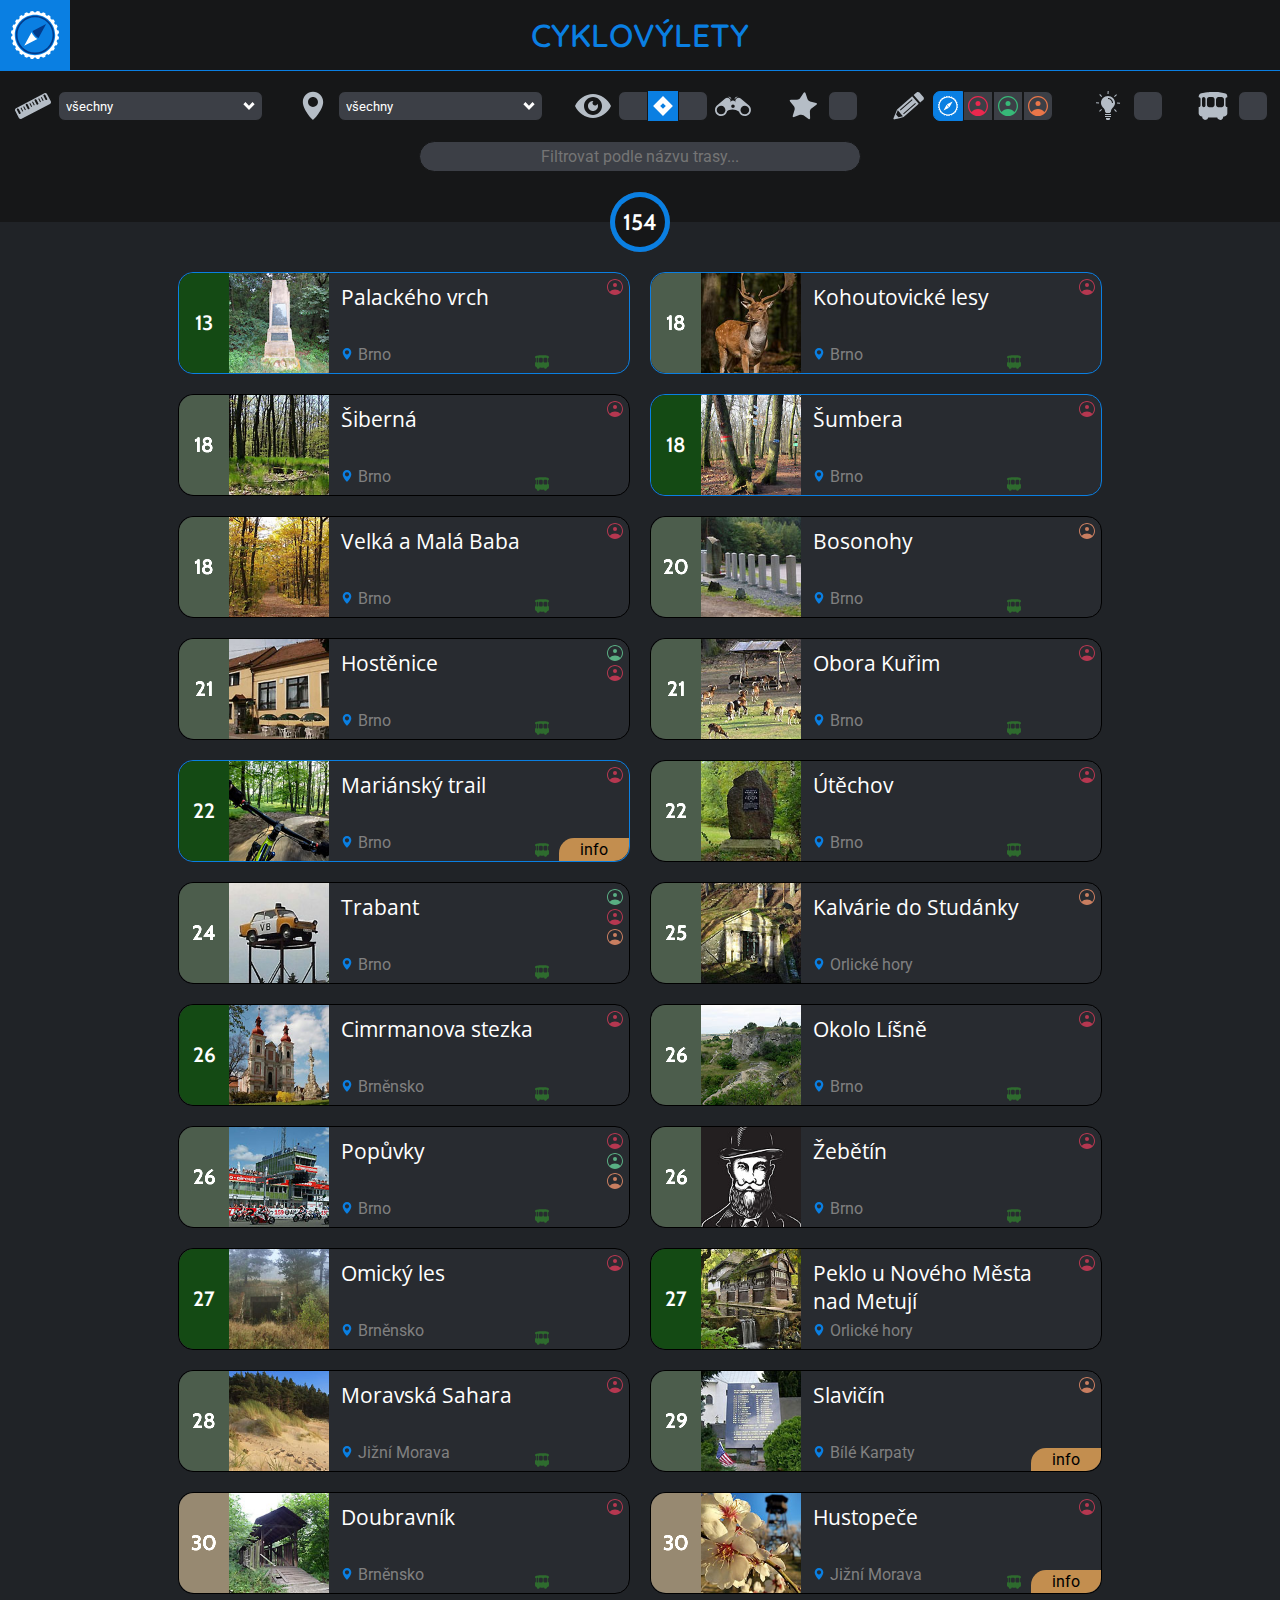
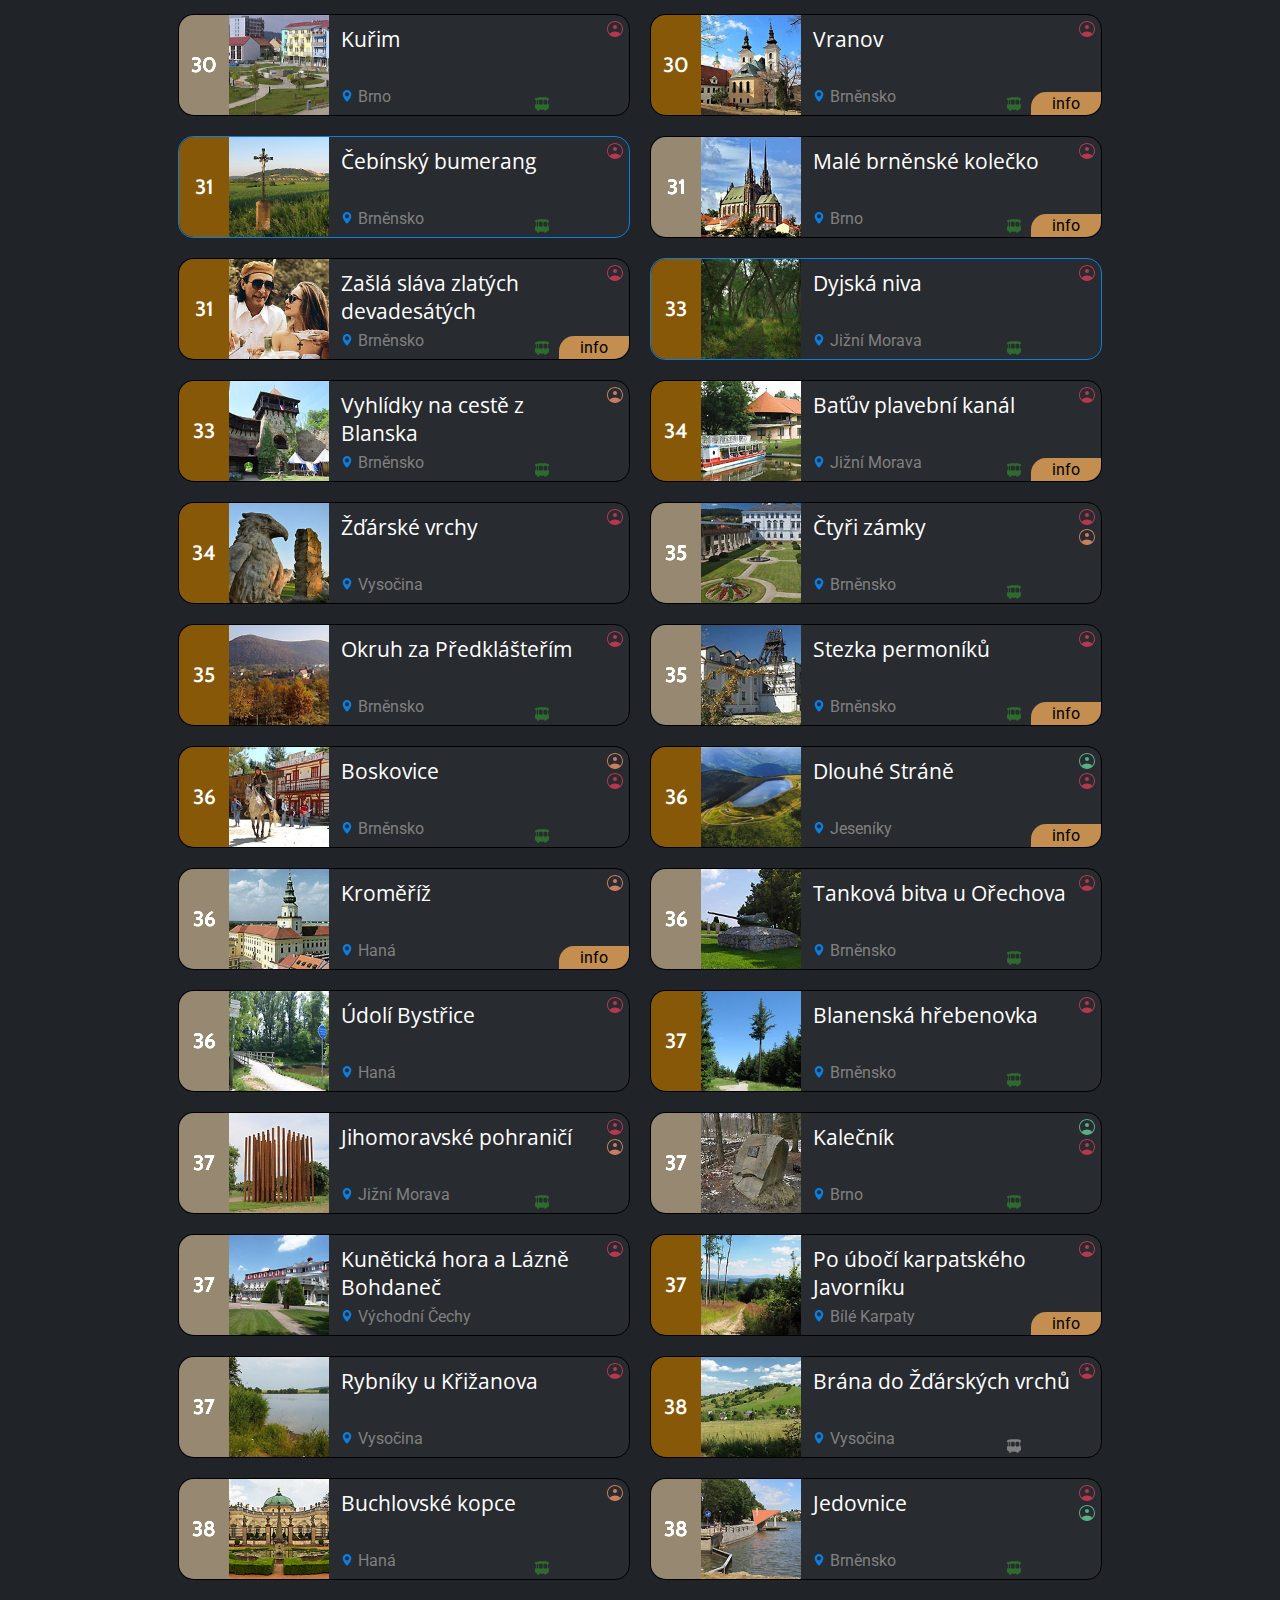
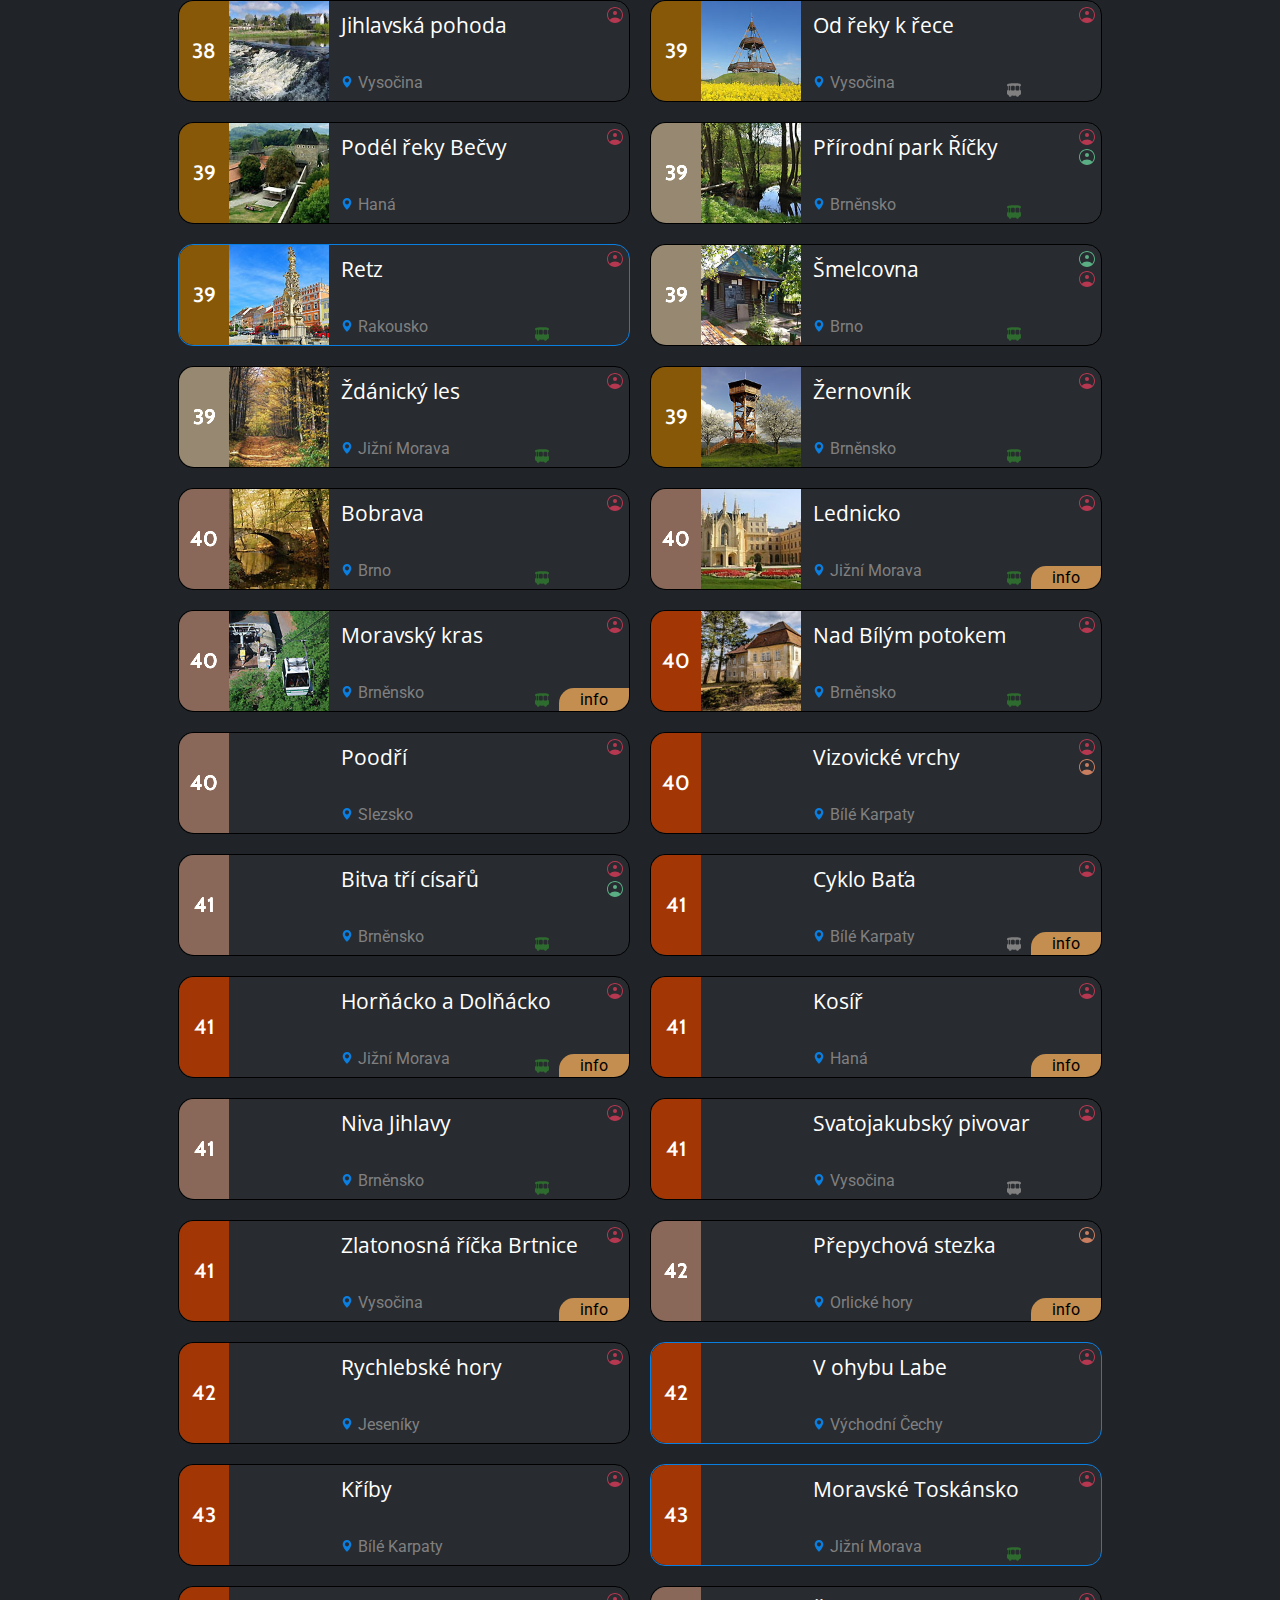
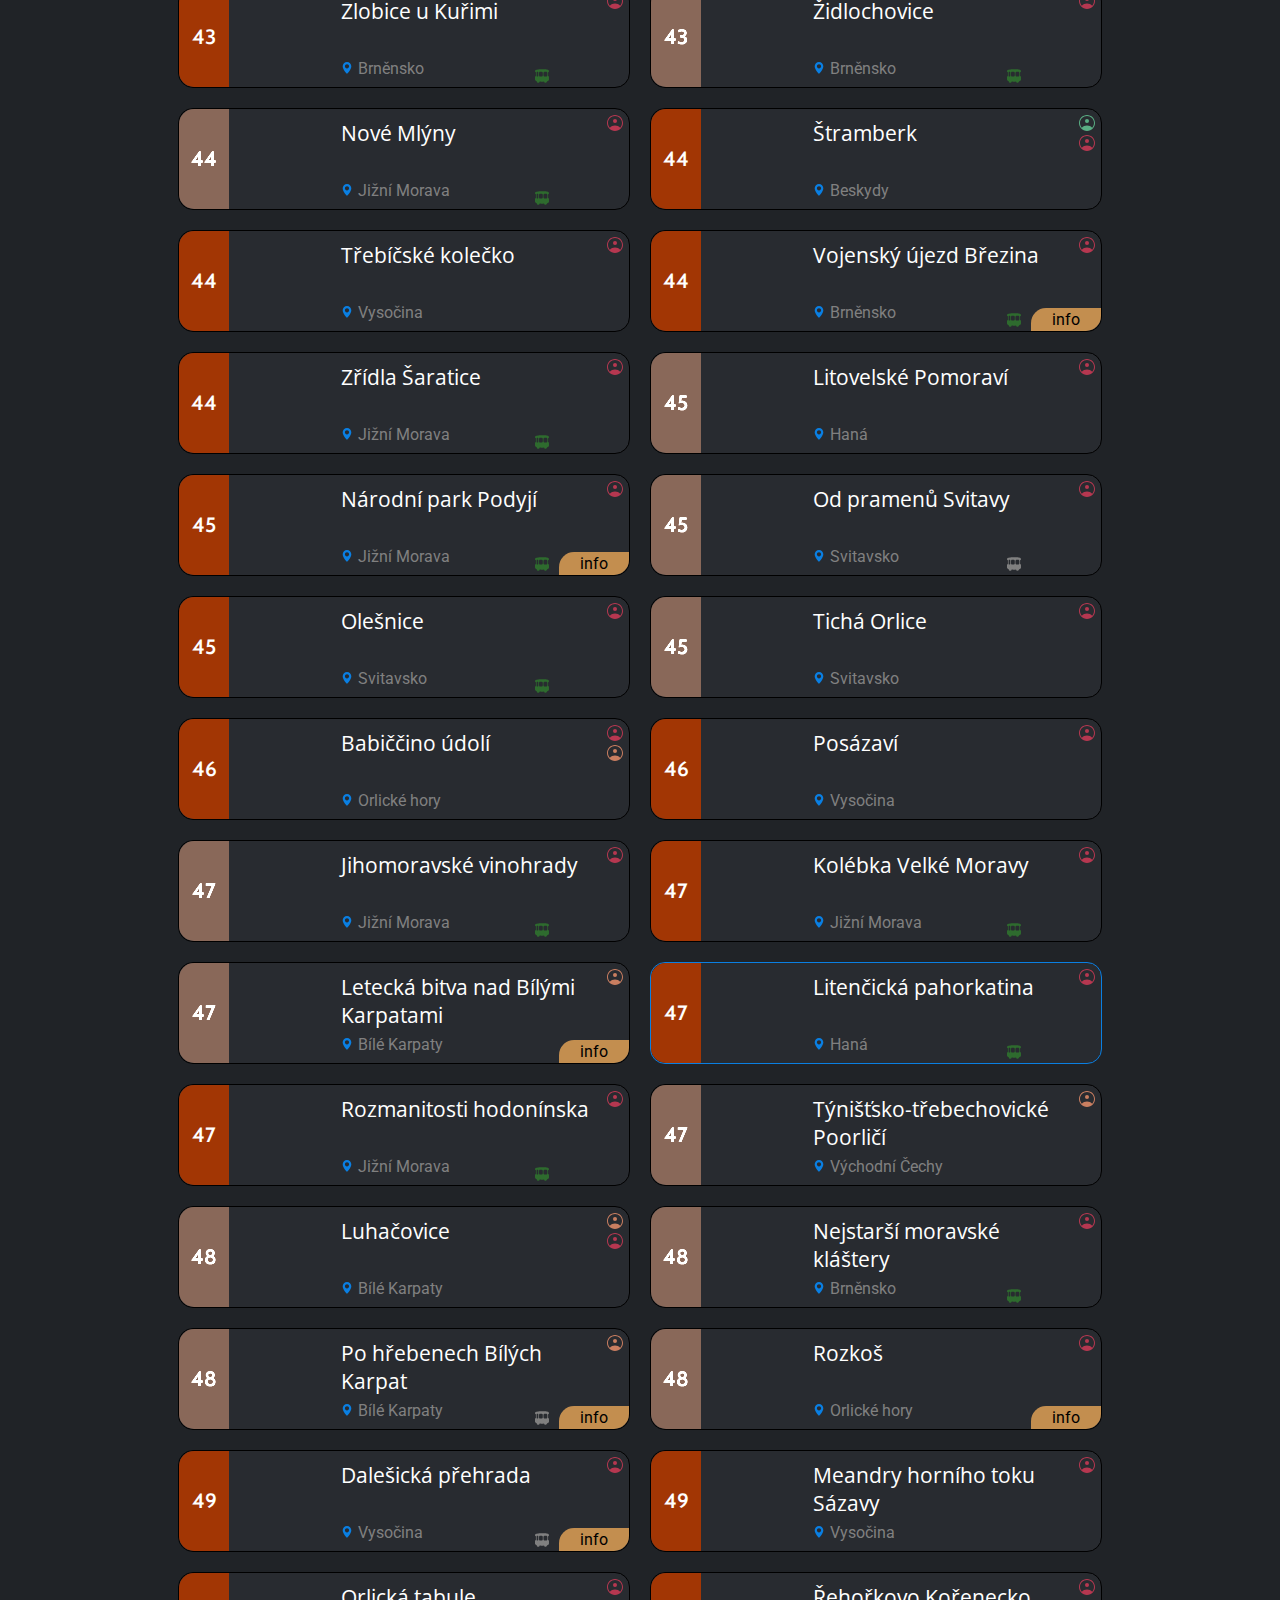
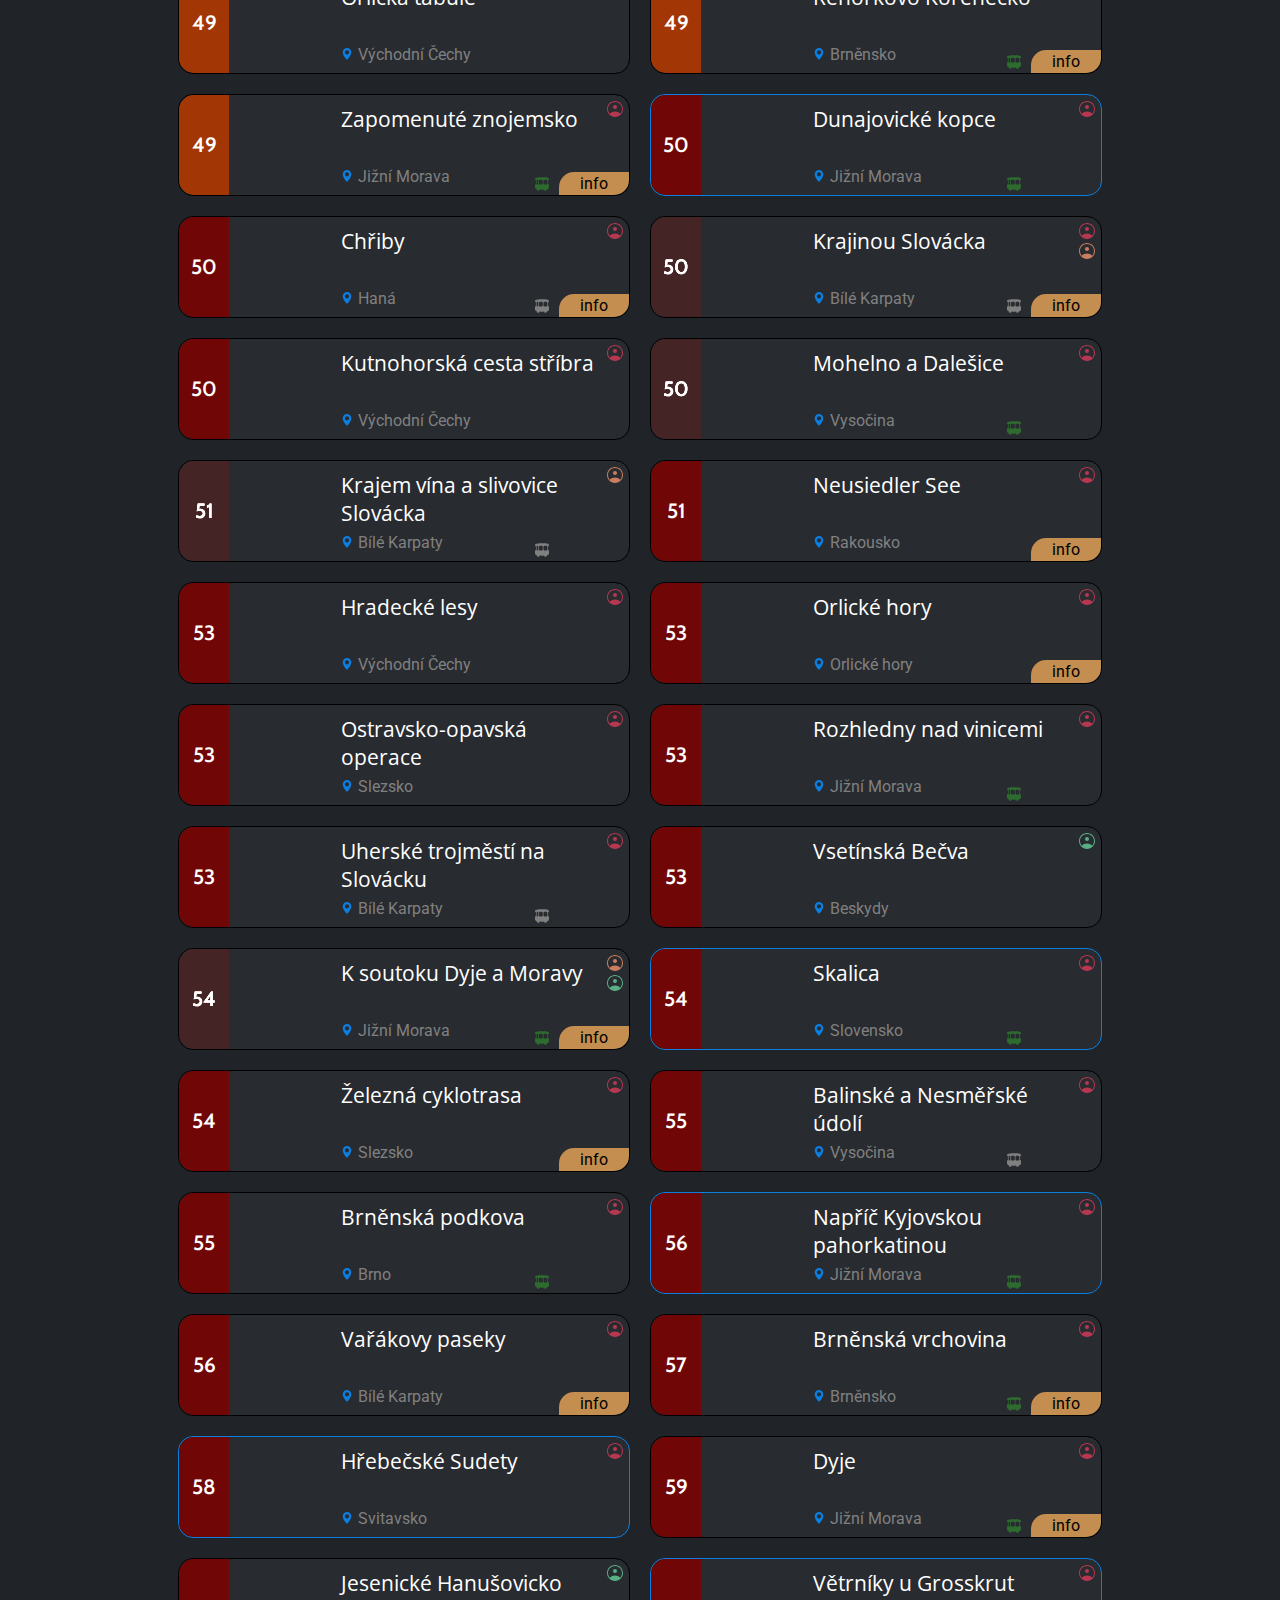
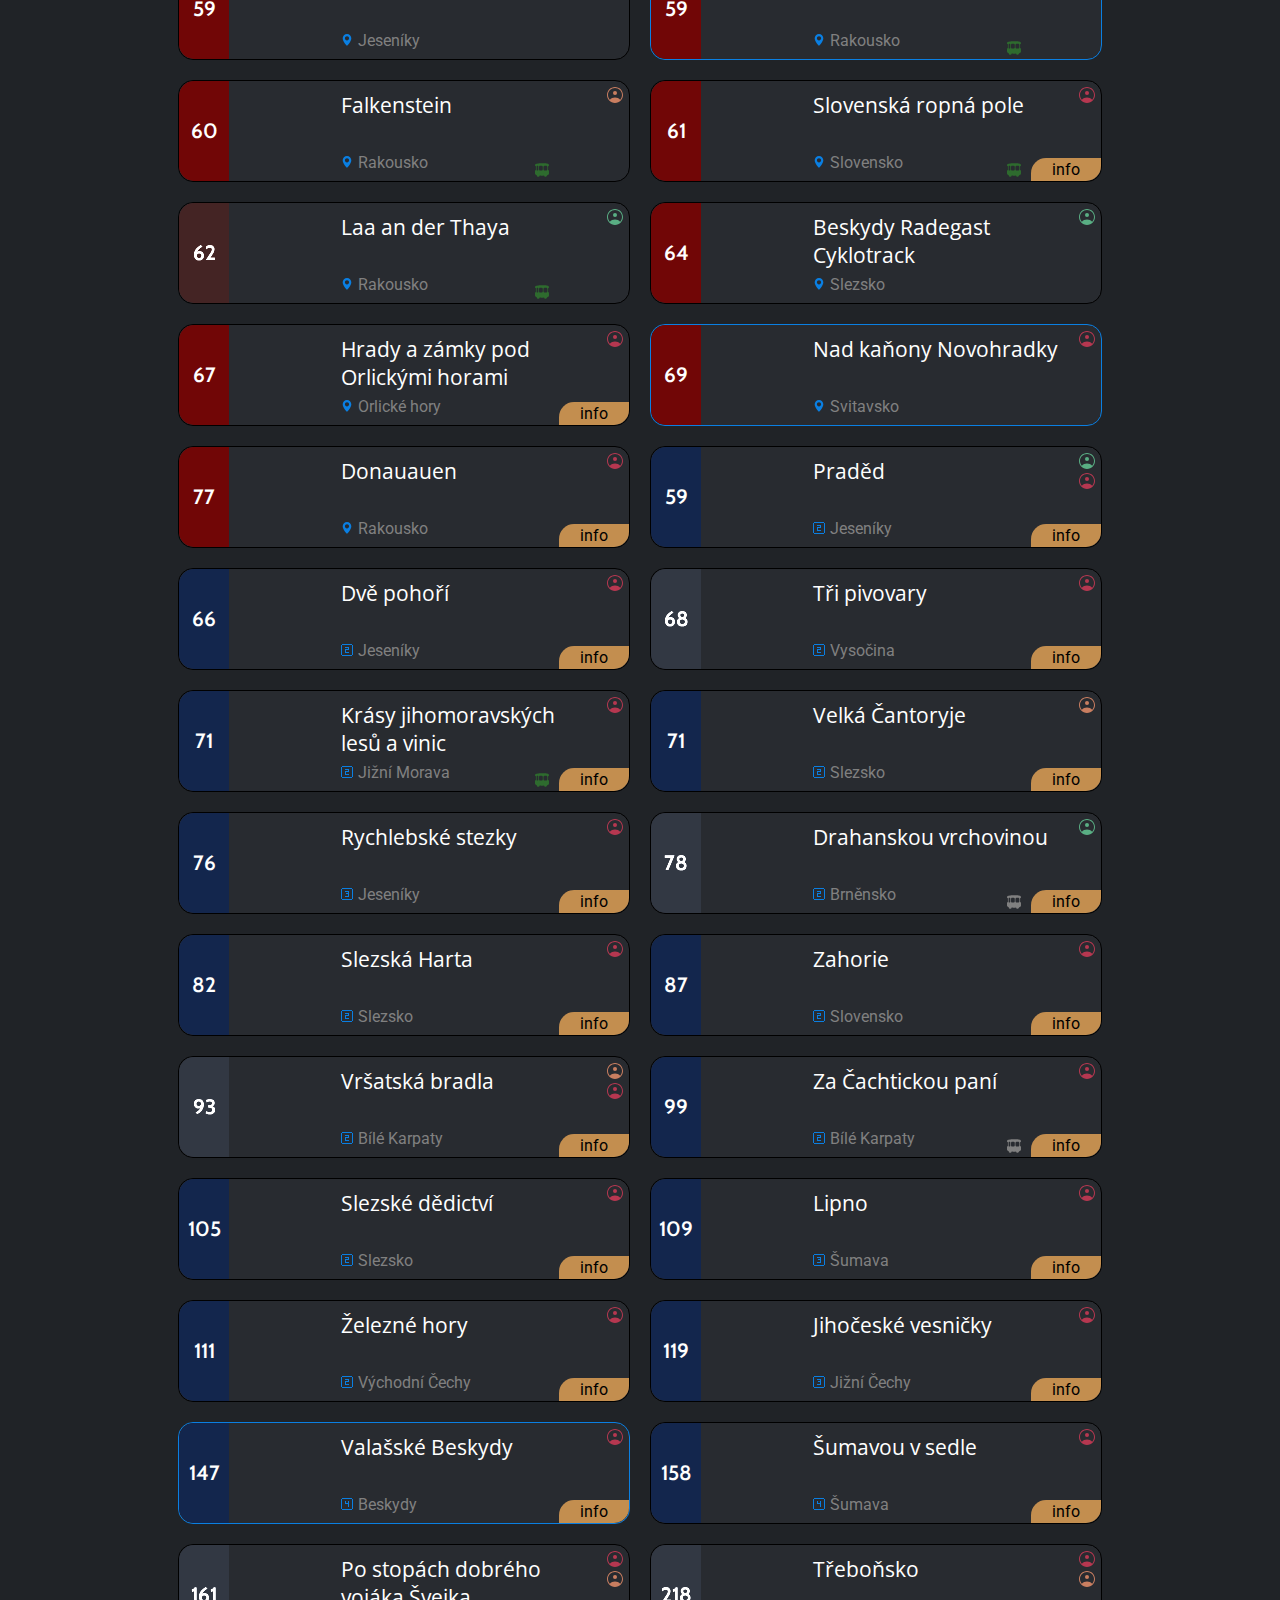
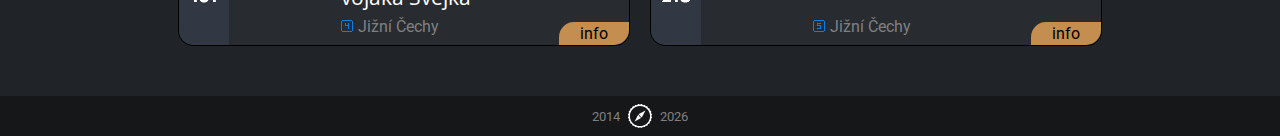
<file: cyklo.html>
<!DOCTYPE html>
<html lang="cs">

<head>
    <meta charset="utf-8">
    <meta name="viewport" content="width=device-width, initial-scale=1.0">

    <title>Cyklovýlety - Cyklotreky</title>

    <link rel="icon" href="data/favicon.png">

    <link rel="stylesheet" href="https://fonts.googleapis.com/css2?family=Open+Sans:wght@400;600&display=swap">
    <link rel="stylesheet" href="https://fonts.googleapis.com/css2?family=Cabin:wght@600&text=1234567890&display=swap">
    <link rel="stylesheet" href="https://fonts.googleapis.com/css2?family=Quicksand:wght@600;700&display=swap">
    <link rel="stylesheet" href="https://fonts.googleapis.com/css2?family=Roboto&display=swap">
    <link rel="stylesheet" href="data/styles.css">
</head>

<body>

    <!-- SUB Úvodní ovládací divy nahoře na stránce -->
    <div id="titulka">
        <div id="logotop"><a href="index.html"><img src="img/logo-small.svg" alt="logo"></a></div>
        <div id="nazevStranky"><h1 onclick="backToTop()">CYKLOVÝLETY</h1></div>
    </div>

    <!-- SUB Container divy pro filtry tras -->
    <div id="filtry">
        <div class="filtrNabidka">
            <img class="filtrySVG" src="img/filtry-delka.svg" alt="Délka tras" title="Délka tras">
            <select name="delkaTras" id="podleDelky" class="nabidkaContainer" onchange="filterByDistance(this.value)">
                <!-- zde jsou javascriptem dynamicky naplněny jednotlivé hodnoty -->
            </select>
        </div>
        <div class="filtrNabidka">
            <img class="filtrySVG" src="img/filtry-region.svg" alt="Region" title="Region">
            <select name="lokalitaTras" id="podleRegionu" class="nabidkaContainer" onchange="filterByRegion(this.value)">
                <!-- zde jsou javascriptem dynamicky naplněny jednotlivé hodnoty -->
            </select>
        </div>
        <div class="filtrRadioToggle">
            <img class="filtrySVG" src="img/filtry-zname.svg" alt="Již známé trasy" title="Již známé trasy">
            <label for="onlyKnown" class="radioContainer"><input type="radio" id="onlyKnown" name="toggleKnown" value="onlyKnown" onclick="filterByKnown(this.value)"><span class="radiocheck rLeft firstRadio"></span></label>
            <label for="onlyUnknownKnown" class="radioContainer"><input type="radio" id="onlyUnknownKnown" name="toggleKnown" value="onlyUnknownKnown" onclick="filterByKnown(this.value)"><span class="radiocheck"></span></label>
            <label for="onlyUnknown" class="radioContainer"><input type="radio" id="onlyUnknown" name="toggleKnown" value="onlyUnknown" onclick="filterByKnown(this.value)"><span class="radiocheck rRight lastRadio"></span></label>
            <img class="filtrySVG" src="img/filtry-neabsolvovane.svg" alt="Dosud neabsolvované" title="Dosud neabsolvované trasy">
        </div>
        <div class="filtrZatrzitko">
            <img class="filtrySVG" src="img/filtry-nove.svg" alt="Jen nové" title="Jen nově přidané trasy">
            <label for="onlyNew" class="zatrzitkoContainer"><input type="checkbox" id="onlyNew" onclick="filterByNew()"><span class="zatrzitko"></span></label>
        </div>
        <div class="filtrRadioToggle">
            <img class="filtrySVG" src="img/filtry-autori.svg" alt="Autoři tras" title="Autor a nebo spoluautor tras">
            <label for="onlyAuthorAny" class="radioContainer" title="kdokoliv"><input type="radio" id="onlyAuthorAny" name="toggleAuthors" value="onlyAuthorAny" onclick="filterByAuthors(this.value)"><span class="authors radiocheck firstRadio">
                <svg id="onlyAuthorAnysvg" version="1.1" xmlns="http://www.w3.org/2000/svg" xmlns:xlink="http://www.w3.org/1999/xlink" x="0px" y="0px" width="28px" height="28px" viewBox="0 0 28 28" enable-background="new 0 0 28 28" xml:space="preserve">
                    <g>
                        <g>
                            <g>
                                <path d="M23.391,14.003c0-0.37,0.264-0.677,0.609-0.747c-0.031-0.38-0.075-0.753-0.148-1.117c-0.352,0.02-0.68-0.209-0.781-0.566
                                    c-0.094-0.358,0.078-0.723,0.398-0.881c-0.125-0.359-0.264-0.705-0.43-1.043c-0.336,0.116-0.719-0.02-0.906-0.342
                                    c-0.182-0.322-0.11-0.718,0.156-0.953c-0.211-0.312-0.442-0.609-0.685-0.893c-0.296,0.194-0.698,0.162-0.958-0.098
                                    c-0.264-0.264-0.295-0.664-0.1-0.961c-0.289-0.245-0.578-0.475-0.891-0.689c-0.234,0.268-0.637,0.342-0.961,0.156
                                    c-0.314-0.186-0.45-0.566-0.336-0.906c-0.338-0.162-0.686-0.305-1.043-0.432c-0.159,0.322-0.525,0.495-0.887,0.4
                                    c-0.353-0.098-0.586-0.43-0.561-0.786C15.501,4.076,15.127,4.027,14.746,4C14.68,4.346,14.368,4.608,14,4.608
                                    S13.323,4.346,13.254,4c-0.38,0.027-0.754,0.075-1.119,0.145c0.022,0.357-0.209,0.688-0.565,0.784
                                    c-0.359,0.096-0.723-0.078-0.882-0.397c-0.356,0.125-0.704,0.266-1.041,0.43C9.761,5.3,9.625,5.683,9.306,5.867
                                    c-0.321,0.185-0.72,0.111-0.954-0.154C8.041,5.925,7.743,6.152,7.458,6.399c0.195,0.297,0.162,0.699-0.099,0.959
                                    c-0.261,0.261-0.663,0.294-0.96,0.1C6.155,7.742,5.925,8.037,5.712,8.35c0.264,0.234,0.339,0.635,0.156,0.955
                                    C5.683,9.625,5.3,9.76,4.961,9.646c-0.163,0.335-0.304,0.686-0.43,1.041c0.319,0.158,0.493,0.524,0.398,0.882
                                    c-0.094,0.355-0.428,0.587-0.785,0.563C4.076,12.5,4.028,12.871,4,13.252c0.348,0.071,0.609,0.38,0.609,0.746
                                    c0,0.369-0.261,0.676-0.609,0.752c0.027,0.375,0.075,0.748,0.145,1.113c0.357-0.02,0.691,0.211,0.785,0.566
                                    c0.094,0.357-0.079,0.723-0.398,0.879c0.126,0.357,0.267,0.703,0.43,1.043c0.338-0.111,0.722,0.021,0.906,0.344
                                    c0.185,0.318,0.109,0.719-0.156,0.955c0.212,0.311,0.441,0.607,0.688,0.891c0.296-0.195,0.699-0.166,0.958,0.098
                                    C7.617,20.9,7.651,21.303,7.457,21.6c0.286,0.24,0.583,0.475,0.895,0.688c0.234-0.271,0.631-0.34,0.952-0.154
                                    c0.319,0.184,0.455,0.566,0.341,0.904c0.335,0.164,0.686,0.307,1.041,0.43c0.158-0.318,0.524-0.494,0.881-0.396
                                    c0.358,0.096,0.587,0.43,0.562,0.781c0.369,0.072,0.742,0.117,1.122,0.146c0.07-0.344,0.379-0.609,0.746-0.609
                                    c0.371,0.002,0.678,0.266,0.75,0.611c0.376-0.031,0.746-0.076,1.121-0.148c-0.024-0.352,0.205-0.684,0.562-0.781
                                    c0.353-0.098,0.722,0.078,0.884,0.396c0.354-0.123,0.703-0.264,1.037-0.43c-0.113-0.338,0.021-0.719,0.344-0.904
                                    c0.32-0.184,0.718-0.111,0.955,0.156c0.311-0.215,0.607-0.443,0.891-0.686c-0.194-0.297-0.164-0.701,0.099-0.959
                                    c0.263-0.262,0.662-0.295,0.96-0.1c0.246-0.287,0.48-0.582,0.688-0.893c-0.27-0.234-0.34-0.635-0.155-0.957
                                    c0.185-0.318,0.573-0.451,0.901-0.34c0.168-0.336,0.311-0.686,0.43-1.041c-0.313-0.162-0.484-0.525-0.391-0.885
                                    c0.095-0.354,0.428-0.586,0.781-0.566c0.07-0.361,0.117-0.736,0.146-1.111C23.654,14.676,23.391,14.371,23.391,14.003z
                                    M14,22.422c-4.651,0-8.42-3.77-8.42-8.422c0-4.651,3.769-8.42,8.42-8.42s8.422,3.769,8.422,8.42
                                    C22.422,18.652,18.651,22.422,14,22.422z"/>
                            </g>
                            <g>
                                <g>
                                    <path d="M13.021,12.292c0.437,1.246,1.319,2.284,2.456,2.931l3.146-5.848L13.021,12.292z"/>
                                    <path d="M12.559,12.822L9.5,18.5l5.479-2.852C13.905,14.986,13.051,13.998,12.559,12.822z"/>
                                </g>
                            </g>
                        </g>
                    </g>
                </svg>
            </span></label>
            <label for="onlyAuthorK" class="radioContainer" title="autor K"><input type="radio" id="onlyAuthorK" name="toggleAuthors" value="onlyAuthorK" onclick="filterByAuthors(this.value)"><span class="authors radiocheck">
                <svg id="onlyAuthorKsvg" version="1.1" xmlns="http://www.w3.org/2000/svg" xmlns:xlink="http://www.w3.org/1999/xlink" x="0px" y="0px" width="28px"
                height="28px" viewBox="0 0 28 28" enable-background="new 0 0 28 28" xml:space="preserve">
                    <g>
                        <g>
                            <path d="M14,4C8.475,4,4,8.475,4,14c0,2.675,1.051,5.1,2.763,6.898C8.588,22.812,11.149,24,14,24s5.412-1.188,7.239-3.102
                                C22.949,19.1,24,16.675,24,14C24,8.475,19.525,4,14,4z M20.425,19.924c-1.576-1.748-3.863-2.837-6.425-2.837
                                s-4.851,1.089-6.425,2.837C6.126,18.361,5.25,16.301,5.25,14c0-4.837,3.913-8.75,8.75-8.75c4.839,0,8.75,3.913,8.75,8.75
                                C22.75,16.301,21.874,18.361,20.425,19.924z"/>
                            <circle cx="14" cy="11.5" r="2.5"/>
                        </g>
                    </g>
                </svg>
            </span></label>
            <label for="onlyAuthorV" class="radioContainer" title="autor V"><input type="radio" id="onlyAuthorV" name="toggleAuthors" value="onlyAuthorV" onclick="filterByAuthors(this.value)"><span class="authors radiocheck">
                <svg id="onlyAuthorVsvg" version="1.1" xmlns="http://www.w3.org/2000/svg" xmlns:xlink="http://www.w3.org/1999/xlink" x="0px" y="0px" width="28px"
                height="28px" viewBox="0 0 28 28" enable-background="new 0 0 28 28" xml:space="preserve">
                    <g>
                        <g>
                            <path d="M14,4C8.475,4,4,8.475,4,14c0,2.675,1.051,5.1,2.763,6.898C8.588,22.812,11.149,24,14,24s5.412-1.188,7.239-3.102
                                C22.949,19.1,24,16.675,24,14C24,8.475,19.525,4,14,4z M20.425,19.924c-1.576-1.748-3.863-2.837-6.425-2.837
                                s-4.851,1.089-6.425,2.837C6.126,18.361,5.25,16.301,5.25,14c0-4.837,3.913-8.75,8.75-8.75c4.839,0,8.75,3.913,8.75,8.75
                                C22.75,16.301,21.874,18.361,20.425,19.924z"/>
                            <circle cx="14" cy="11.5" r="2.5"/>
                        </g>
                    </g>
                </svg>
            </span></label>
            <label for="onlyAuthorD" class="radioContainer" title="autor D"><input type="radio" id="onlyAuthorD" name="toggleAuthors" value="onlyAuthorD" onclick="filterByAuthors(this.value)"><span class="authors radiocheck lastRadio">
                <svg id="onlyAuthorDsvg" version="1.1" xmlns="http://www.w3.org/2000/svg" xmlns:xlink="http://www.w3.org/1999/xlink" x="0px" y="0px" width="28px"
                height="28px" viewBox="0 0 28 28" enable-background="new 0 0 28 28" xml:space="preserve">
                    <g>
                        <g>
                            <path d="M14,4C8.475,4,4,8.475,4,14c0,2.675,1.051,5.1,2.763,6.898C8.588,22.812,11.149,24,14,24s5.412-1.188,7.239-3.102
                                C22.949,19.1,24,16.675,24,14C24,8.475,19.525,4,14,4z M20.425,19.924c-1.576-1.748-3.863-2.837-6.425-2.837
                                s-4.851,1.089-6.425,2.837C6.126,18.361,5.25,16.301,5.25,14c0-4.837,3.913-8.75,8.75-8.75c4.839,0,8.75,3.913,8.75,8.75
                                C22.75,16.301,21.874,18.361,20.425,19.924z"/>
                            <circle cx="14" cy="11.5" r="2.5"/>
                        </g>
                    </g>
                </svg>
            </span></label>
        </div>
        <div class="filtrZatrzitko">
            <img class="filtrySVG" src="img/filtry-original.svg" alt="Jen originální autor" title="Pouze jako originální autor tras (ne jako spoluautor)">
            <label for="originalAuthor" class="zatrzitkoContainer"><input type="checkbox" id="originalAuthor" onclick="filterByOriginalAuthor()"><span class="zatrzitko"></span></label>
        </div>
        <div class="filtrZatrzitko">
            <img class="filtrySVG" src="img/filtry-idsjmk.svg" alt="Jen v rámci IDS JMK" title="Jen trasy se startem i cílem v rámci IDS JMK">
            <label for="onlyIDSJMK" class="zatrzitkoContainer"><input type="checkbox" id="onlyIDSJMK" onclick="filterByIDSJMK()"><span class="zatrzitko"></span></label>
        </div>
        <div class="filtrText"><input type="text" id="hledatNazev" onkeyup="filterByName()" onclick="resetTextu()" placeholder="Filtrovat podle názvu trasy..."></div>
        <div id="pocitadloWrapper">
            <div id="pocitadloKruhPozadi"></div>
            <canvas id="pocitadloKruh" width="60px" height="60px"></canvas>
            <div id="pocitadloTras" onclick="resetFilters()">x</div>
        </div>
    </div>

    <!-- SUB Hlavní div s obsahem stránky, kde budou zobrazeny jednotlivé trasy -->
    <div id="seznamTras">Načítám trasy...</div>

    <!-- SUB Div pro patičku stránky -->
    <div id="patkaStranky"></div>


    <!-- SUB JavaScript -->
    <script>var detekceMobilu = window.matchMedia("(pointer: coarse)");</script>
    <!-- Data pro trasy (buď cyklo nebo pěší) -->
    <script>var slozka = "cyklo";</script>

    <script>backToTop = () => window.scroll(0, 0);</script>
    <script src="data/patka.js"></script>
    <script src="data/hodnoty.js"></script>
    <script src="data/trasy.js"></script>
    <script src="data/filtry.js"></script>

</body>

</html>
</file>
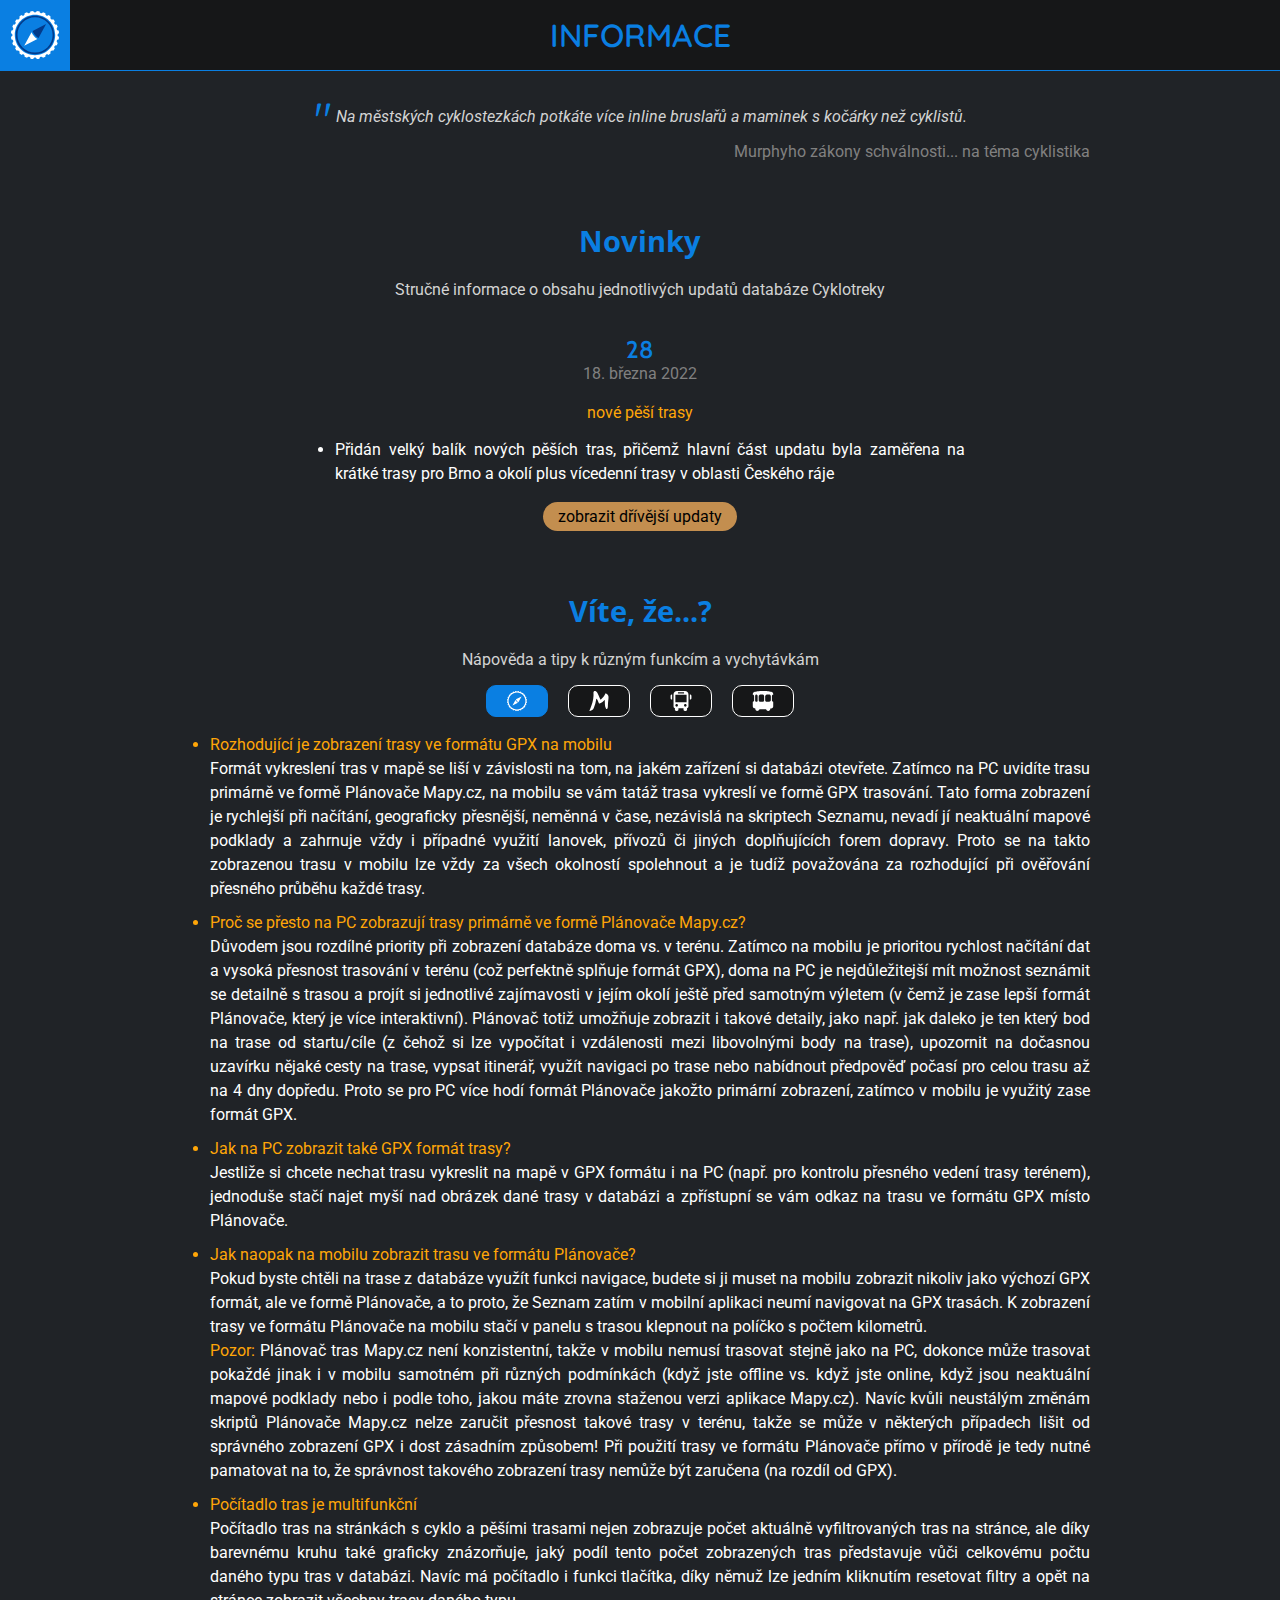
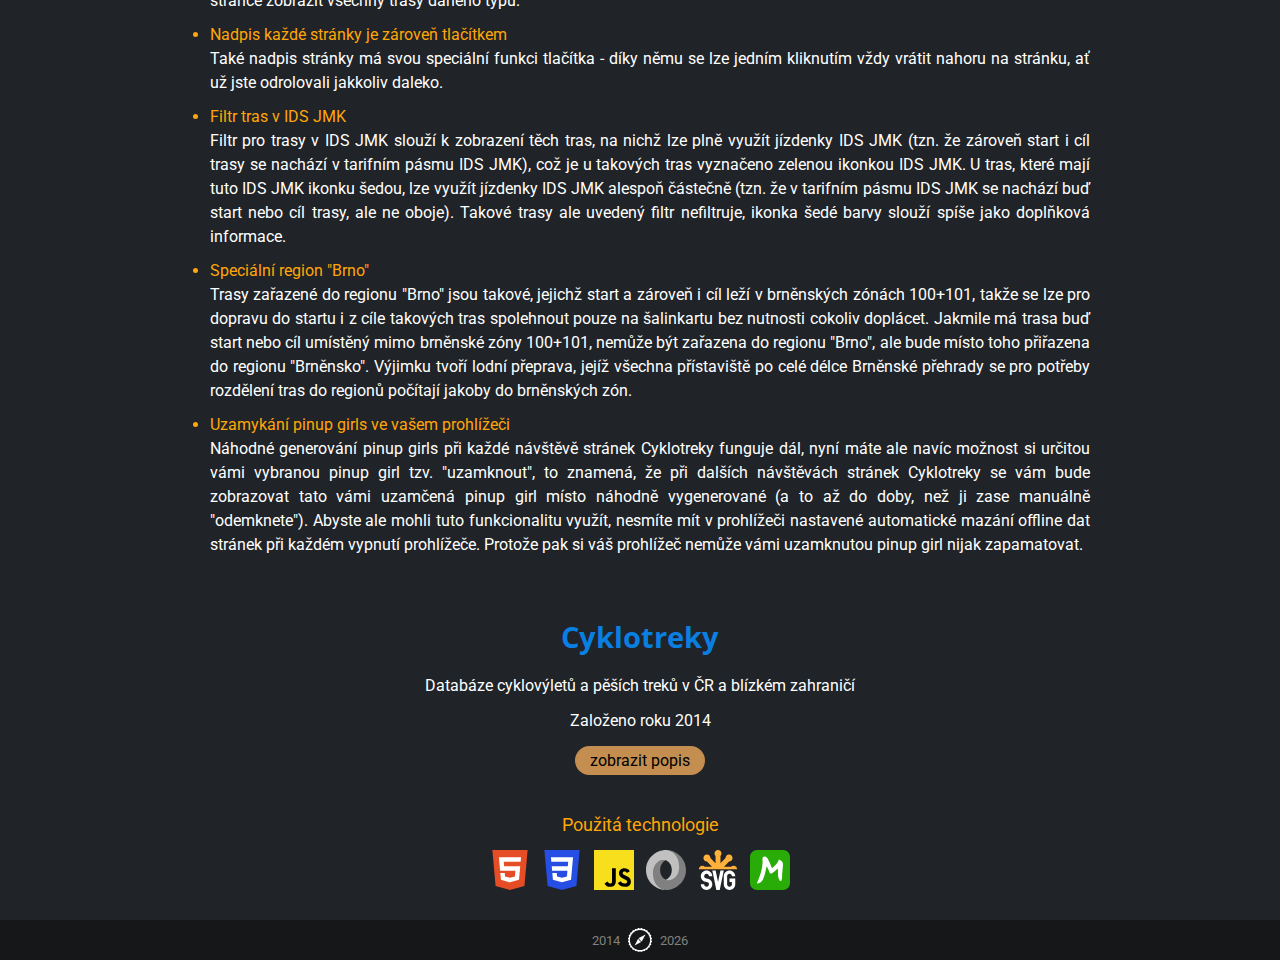
<file: informace.html>
<!DOCTYPE html>
<html lang="cs">

<head>
    <meta charset="utf-8">
    <meta name="viewport" content="width=device-width, initial-scale=1.0">

    <title>Informace - Cyklotreky</title>

    <link rel="icon" href="data/favicon.png">

    <link rel="stylesheet" href="https://fonts.googleapis.com/css2?family=Open+Sans:wght@400;600&display=swap">
    <link rel="stylesheet" href="https://fonts.googleapis.com/css2?family=Cabin:wght@600&text=1234567890&display=swap">
    <link rel="stylesheet" href="https://fonts.googleapis.com/css2?family=Quicksand:wght@600;700&display=swap">
    <link rel="stylesheet" href="https://fonts.googleapis.com/css2?family=Roboto&display=swap">
    <link rel="stylesheet" href="data/styles.css">
</head>

<body>

    <!-- SUB Úvodní ovládací divy nahoře na stránce -->
    <div id="titulka">
        <div id="logotop"><a href="index.html"><img src="img/logo-small.svg" alt="logo"></a></div>
        <div id="nazevStranky"><h1 onclick="backToTop()">INFORMACE</h1></div>
    </div>

    <!-- CHAPTER Hlavní div s obsahem stránky -->
    <div id="obsahStrankyInfo">

        <!-- SUB Murphyho zákony -->
        <div id="murphyLaw">
            <p id="murphyLawQuote"></p>
            <p id="murphyLawNote">Murphyho zákony schválnosti... na téma cyklistika</p>
        </div>

        <!-- SUB Stručný changelog jednotlivých verzí -->
        <h2>Novinky</h2>
        <p class="podtitul">Stručné informace o obsahu jednotlivých updatů databáze Cyklotreky</p>
        <div id="changelogWrapper"><p id="loadingChangelog">Načítám data...</p></div>

        <!-- SUB Nápověda pro používání Cyklotreků a aplikace Mapy.cz -->
        <!-- Při přidání dalšího tlačítka stačí jen vytvořit SVG obrázek, přidat html tag zde do stránky a příslušný záznam do howto.json -->
        <!-- Automatická funkce v info.js pak zajistí, že se tlačítka zde správně spárují s příslušnými dynamicky generovanými divy s obsahem -->
        <!-- Stačí jen dodržet zde nastavený vzorec pojmenování prvků -->
        <h2>Víte, že...?</h2>
        <p class="podtitul">Nápověda a tipy k různým funkcím a vychytávkám</p>
        <div id="tipsTabs">
            <div id="tipsTabCyklotreky" onclick="tipsPrepnuti(this.id)" title="Tipy pro databázi Cyklotreky"><img src="img/tips-cyklotreky.svg" alt="Cyklotreky"></div>
            <div id="tipsTabMapycz" onclick="tipsPrepnuti(this.id)" title="Tipy pro aplikaci Mapy.cz"><img src="img/tips-mapycz.svg" alt="Mapy.cz"></div>
            <div id="tipsTabDopravci" onclick="tipsPrepnuti(this.id)" title="Tipy pro hromadnou dopravu"><img src="img/tips-dopravci.svg" alt="Dopravci"></div>
            <div id="tipsTabIDSJMK" onclick="tipsPrepnuti(this.id)" title="Tipy pro IDS JMK"><img src="img/tips-idsjmk.svg" alt="IDSJMK"></div>
        </div>
        <div id="tipsWrapper"><p id="loadingTips">Načítám data...</p></div>

        <!-- SUB Credits -->
        <h2>Cyklotreky</h2>
        <p>Databáze cyklovýletů a pěších treků v ČR a blízkém zahraničí</p>
        <p>Založeno roku 2014</p>

        <!-- SUB Historie databáze -->
        <div id="popisWrapper">
            <div id="showInfoTlacitko" onclick="zobrazitInfo(this)">zobrazit popis</div>
            <div class="popisContainer invisible">
                <h4>Historie</h4>
                <p>První databáze cyklistických výletů vznikla už v roce 2014 a od té doby prošla mnoha proměnami a vylepšeními.</p>
                <p>Několik úvodních verzí databáze bylo zaměřeno na jednoduché sdílení základních dat o naplánovaných cyklotrasách, takto sdružených na jednom místě. Jejich offline distribuce ale byla brzdou dynamiky dalšího vylepšování a vyžadovala po uživatelích přímé stahování aktualizací na jejich PC. Navíc spoléhání se výhradně na Plánovač Mapy.cz způsobovalo každoroční problémy s nečekanými změnami tras, způsobovanými úpravami skriptů ze strany Seznamu na pozadí jejich map.</p>
                <p>Komplexní redesign a přechod databáze do online prostoru o několik let později sice tyto problémy odstranil, ale snaha o zakomponování co nejvíce nových funkcí přinesla řadu dalších problémů. Přechod na webový formát nicméně konečně zajistil neustálou dostupnost databáze online bez nutnosti aktualizací přímo na PC uživatelů, čímž umožnil i nesrovnatelně vyšší dynamiku dalšího vylepšování. Hlavním trumfem ale bylo využití api.mapy.cz, díky němuž bylo poprvé možné zobrazovat trasy z databáze v GPX formátu, tudíž nezávisle na změnách skriptů Seznamu v jejich Plánovači na Mapy.cz.</p>
                <p>Nicméně prioritní zaměření Seznamu na vylepšování jejich aplikací Mapy.cz pro web a pro mobily způsobovalo postupné zastarávání funkcí jejich API. Původní výhody API se tak ve srovnání s konstantně vylepšovanými nativními aplikacemi Seznamu neustále zmenšovaly, až se vytratily docela, zejména pak s ohledem na srovnání možností optimalizace databáze pro mobilní telefony. Navíc neustálé rozrůstání databáze o další trasy a její současné zaměření na co nejvíce detailů ke všem zajímavostem na každé jednotlivé trase v konečném důsledku učinilo databázi příliš těžkopádnou a náročnou na údržbu. Opět tak vznikla potřeba dalšího komplexního přepracování formátu databáze úplně od základů...</p>

                <h4>Verze 7</h4>
                <p>Aktuální verze 7 vzniká v dubnu 2020 a jejím cílem je spojit v sobě výhody a nejlepší prvky z různých předchozích verzí do jedné.</p>
                <p>Z úvodních offline verzí si bere myšlenku jednoduchosti a přehlednosti zobrazovaných dat k trasám. Z následných online verzí zase neustálou dostupnost databáze, flexibilitu pro nová vylepšení a schopnost zobrazovat v mapě trasy ve stabilním GPX formátu.</p>
                <p>A tuto synergii díky implementaci JavaScriptu může rozvinout ještě dále přidáním nových vylepšení, jako je plně optimalizovaný design zároveň pro PC i pro mobily, integrace s aplikacemi Mapy.cz a usnadnění budoucí správy databáze.</p>

                <h4>Plná optimalizace pro PC i pro mobilní telefony</h4>
                <p>Nejvýraznější novinkou díky implementaci moderních standardů JavaScriptu je schopnost databáze generovat a zobrazovat různý obsah v různých situacích.</p>
                <p>Takže doma na PC, kde je prioritou plánování výletů a kde se lze spolehnout na rychlý internet, je databáze zobrazena s plnými vizuálními prvky a trasy ukazuje ve formě Plánovače Mapy.cz (ve kterém lze klikat na ikony a prozkoumávat nejrůznější zajímavosti na mapě).</p>
                <p>Na druhou stranu na mobilních telefonech v terénu je primárním požadavkem přesné trasování a co nejvyšší rychlost načítání i na pomalých datových připojeních přes mobilní sítě (jako např. EDGE). Proto se na mobilech databáze zobrazuje ve vizuálně a datově úsporném režimu a trasy ukazuje ve formátu GPX uvnitř mobilní aplikace Mapy.cz (GPX trasa je totiž neměnná v čase, precizní při trasování v terénu a rychlejší při načítání).</p>

                <h4>Integrace s aplikacemi Mapy.cz</h4>
                <p>Další výhodou nynější verze databáze je plné využití nativních aplikací Mapy.cz pro PC a pro mobily, což umožňuje mnohem větší efektivitu při zobrazování tras v různých podmínkách ve srovnání s předchozím API řešením.</p>
                <p>Doma na PC je tedy pro zobrazení tras využita klasická webová stránka Mapy.cz, takže na rozdíl od API rozhraní jsou klikatelné všechny zajímavosti a ikony na mapě. A jelikož Seznam upřednostňuje vylepšování svých nativních aplikací před API rozhraním, lze v nich využívat jejich nejnovějších funkcí hned jak se objeví.</p>
                <p>Na mobilních telefonech se trasy zobrazují přímo v mobilní aplikaci Mapy.cz, což má obrovskou výhodu v možnosti využívat tam stažené offline mapové podklady. Tím pádem je pak mobilní datová náročnost v terénu naprosto minimální. A při předchozím uložení trasy do "Batůžku (Moje Mapy)" lze dokonce zajistit použitelnost v terénu i zcela offline (tedy úplně bez nutnosti jakéhokoliv připojení k mobilní síti).</p>

                <h4>Jednodušší údržba databáze</h4>
                <p>Jestliže se předchozí verze snažila prostřednictvím API Mapy.cz zobrazit přímo v databázi co nejvíce informací o všech zajímavostech na každé trase, aktuální verze se svým designem opět soustředí primárně na zobrazování pouze skutečně potřebných informací k trasám jako celkům. Počítá se totiž s tím, že si uživatel může informace k zajímavostem zobrazit spolu s vykreslenou trasou až přímo v aplikaci Mapy.cz. V ní již pravidelné aktualizace informací k zajímavostem zajišťuje tým Seznamu, takže není třeba jejich práci zbytečně duplikovat.</p>
                <p>Tato změna přináší do databáze vyšší přehlednost dat a mnohem nižší časovou náročnost na správu a údržbu tras. Čas původně věnovaný psaní popisků jednotlivých zajímavostí je tedy možné nyní věnovat ještě preciznějšímu vyladění samotných tras nebo programování dalších vylepšení databáze.</p>

                <h4>Další rozšíření</h4>
                <p>Možnosti filtrování zobrazených tras byly dále rozšířeny o řadu nových pokročilých filtrů, postavených právě na moderním JavaScript kódu. Je nyní možné trasy zobrazovat i s obrázky ve vizuálně atraktivnějším a moderním formátu a zároveň mít nadále možnost je libovolně filtrovat podle potřeby.</p>
                <p>Populární náhodné zobrazování pinup bike girls na titulní straně zůstalo zachováno a navíc díky vylepšenému designu databáze je nyní na výběr ještě více cyklistek než kdykoliv předtím.</p>
                <p>V neposlední řadě ještě stojí za to zmínit, že zvolený webový online formát databáze, nově postavený primárně na JavaScriptu, umožní další postupné vylepšování a aktualizace Cyklotreků, neustálou dostupnost vždy nejnovější verze databáze pro všechny uživatele a kontinuální přidávání nových tras i funkcionalit.</p>
            </div>
        </div>

        <!-- SUB Technologie, na které Cyklotreky běží -->
        <h4>Použitá technologie</h4>

        <div id="infoDevtools">
            <img src="img/dev-html5.svg" alt="html5" title="HyperText Markup Language v5">
            <img src="img/dev-css3.svg" alt="css3" title="Cascading Style Sheets v3">
            <img src="img/dev-js.svg" alt="js" title="JavaScript">
            <img src="img/dev-json.svg" alt="json" title="JavaScript Object Notation">
            <img src="img/dev-svg.svg" alt="svg" title="Scalable Vector Graphics">
            <img src="img/dev-mapy.svg" alt="mapy" title="Aplikace Mapy.cz">
        </div>

    </div>
    <!-- !CHAPTER -->

    <!-- SUB Div pro patičku stránky -->
    <div id="patkaStranky"></div>


    <!-- SUB JavaScript -->
    <script>var detekceMobilu = window.matchMedia("(pointer: coarse)");</script>
    <script>backToTop = () => window.scroll(0, 0);</script>
    <script src="data/patka.js"></script>
    <!-- Samotný skript pro vložení obsahu stránky z JSON dat -->
    <script src="data/info.js"></script>

</body>

</html>
</file>
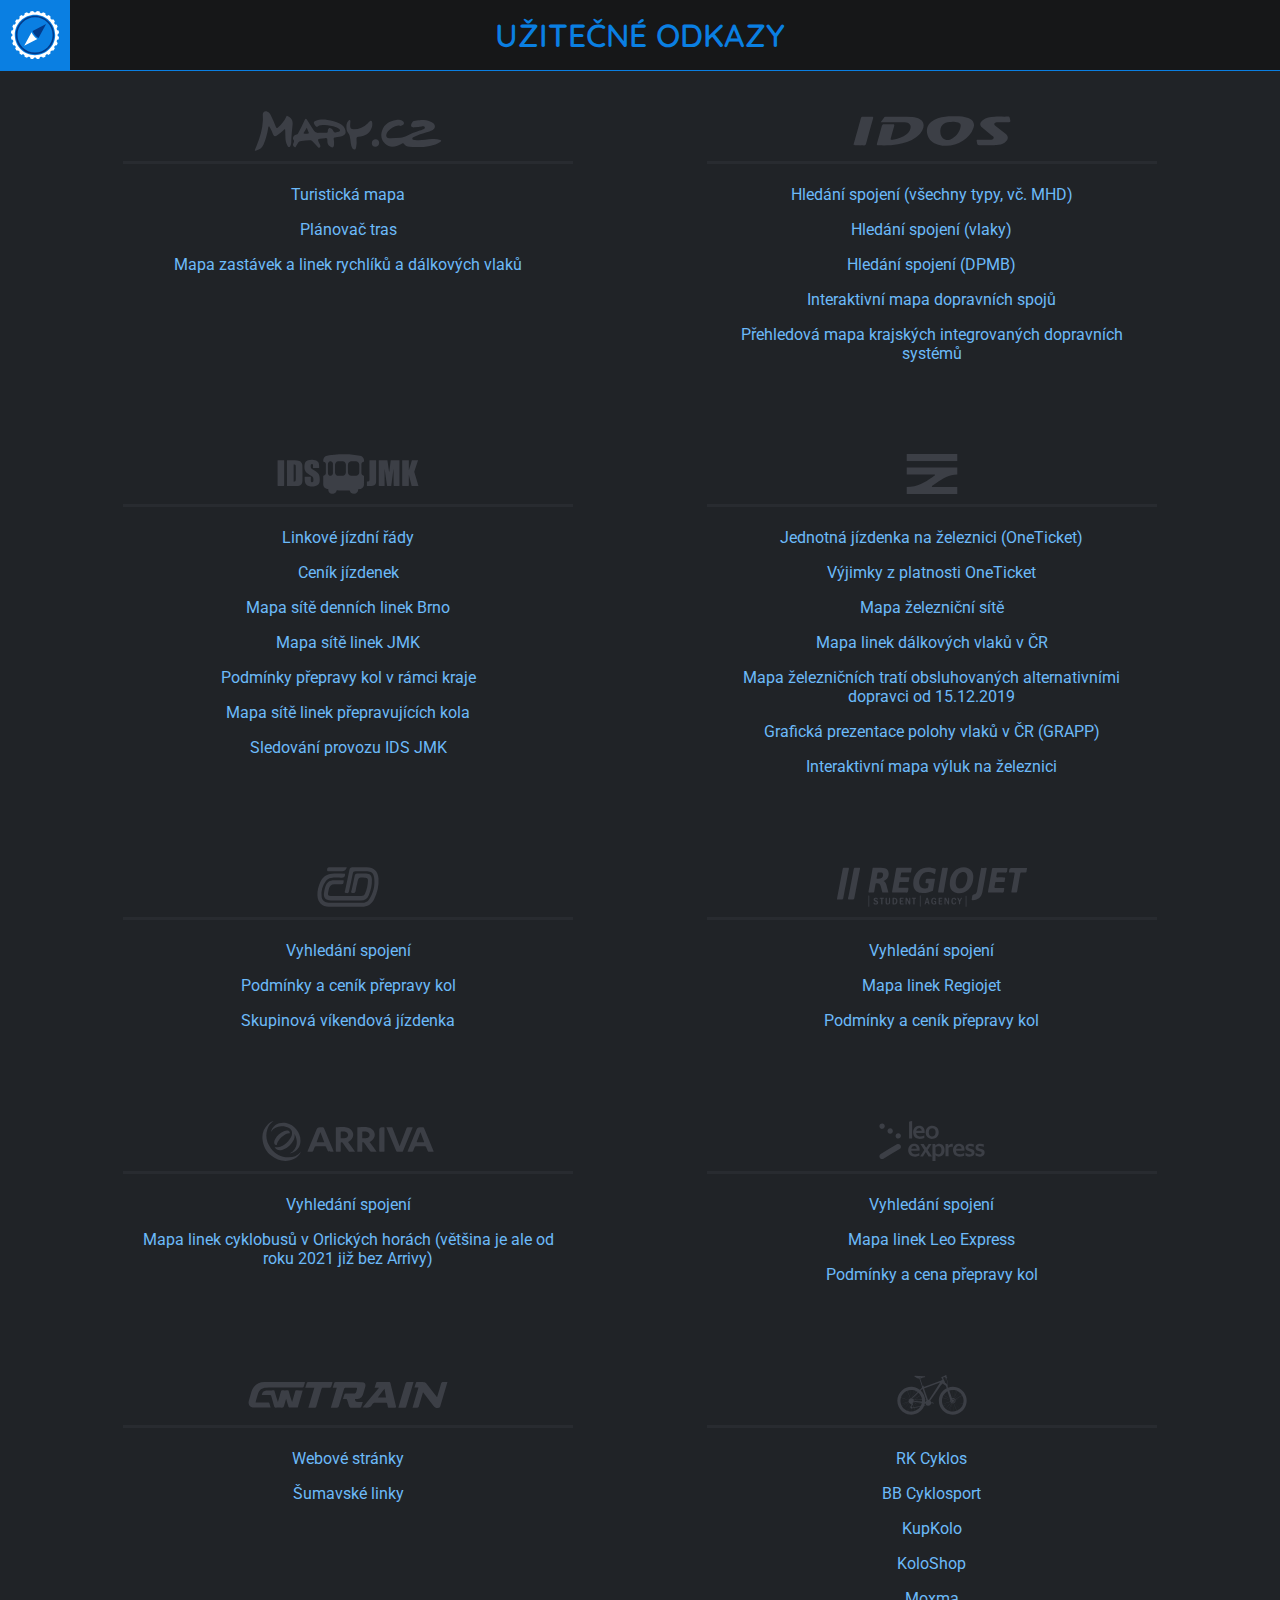
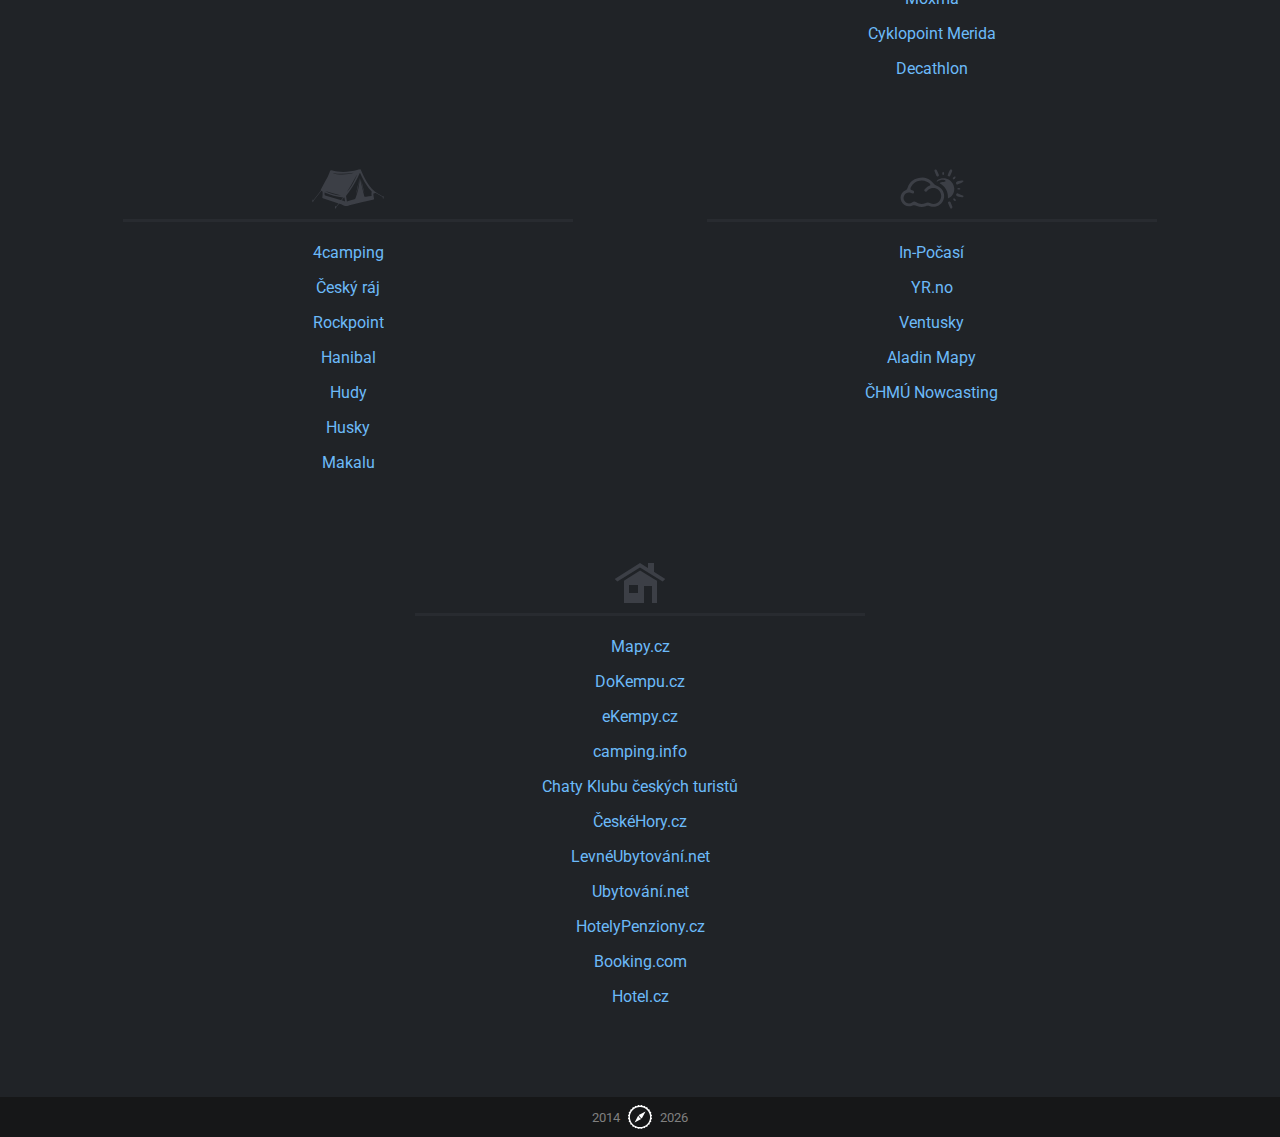
<file: odkazy.html>
<!DOCTYPE html>
<html lang="cs">

<head>
    <meta charset="utf-8">
    <meta name="viewport" content="width=device-width, initial-scale=1.0">

    <title>Užitečné odkazy - Cyklotreky</title>

    <link rel="icon" href="data/favicon.png">

    <link rel="stylesheet" href="https://fonts.googleapis.com/css2?family=Open+Sans:wght@400;600&display=swap">
    <link rel="stylesheet" href="https://fonts.googleapis.com/css2?family=Cabin:wght@600&text=1234567890&display=swap">
    <link rel="stylesheet" href="https://fonts.googleapis.com/css2?family=Quicksand:wght@600;700&display=swap">
    <link rel="stylesheet" href="https://fonts.googleapis.com/css2?family=Roboto&display=swap">
    <link rel="stylesheet" href="data/styles.css">
</head>

<body>

    <!-- SUB Úvodní ovládací divy nahoře na stránce -->
    <div id="titulka">
        <div id="logotop"><a href="index.html"><img src="img/logo-small.svg" alt="logo"></a></div>
        <div id="nazevStranky"><h1 onclick="backToTop()">UŽITEČNÉ ODKAZY</h1></div>
    </div>

    <!-- SUB Hlavní div s obsahem stránky -->
    <div id="obsahStranky"></div>

    <!-- SUB Div pro patičku stránky -->
    <div id="patkaStranky"></div>


    <!-- SUB JavaScript -->
    <script>backToTop = () => window.scroll(0, 0);</script>
    <script src="data/patka.js"></script>
    <script src="data/links.js"></script>

</body>

</html>
</file>
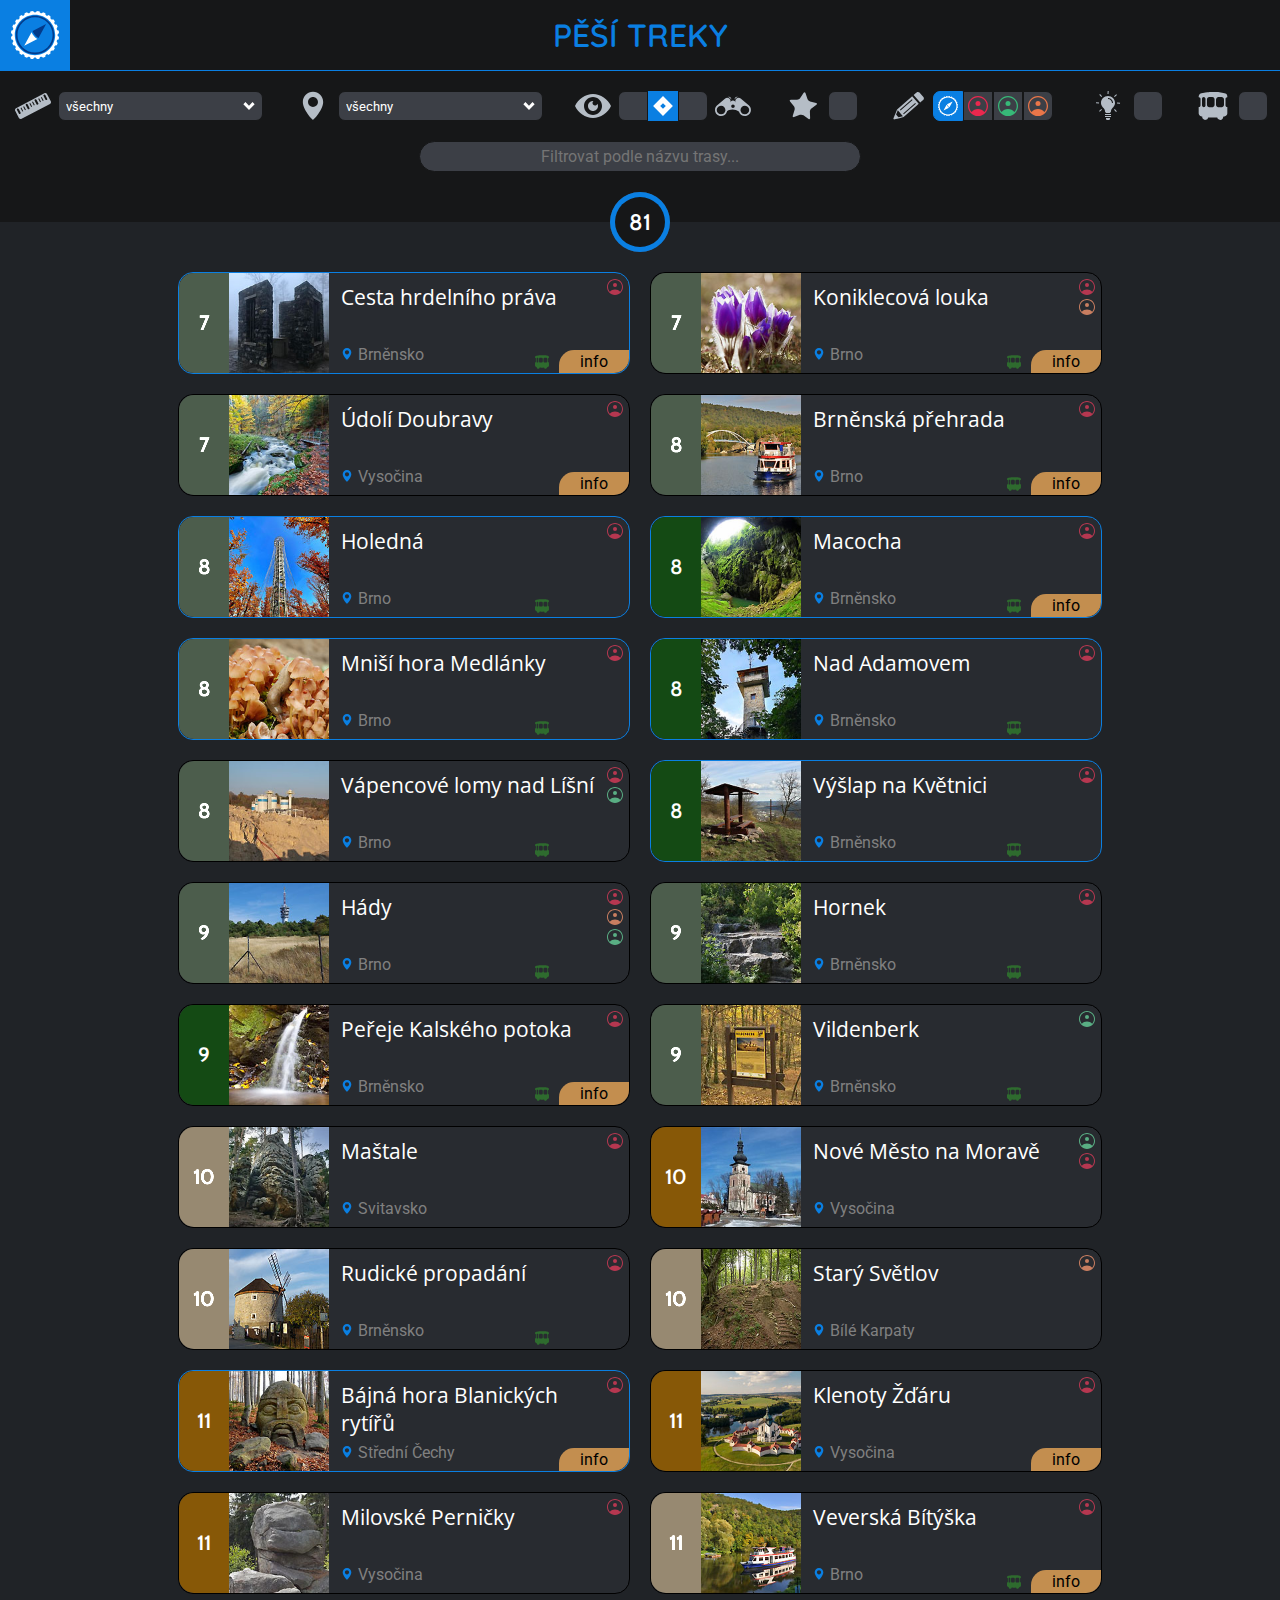
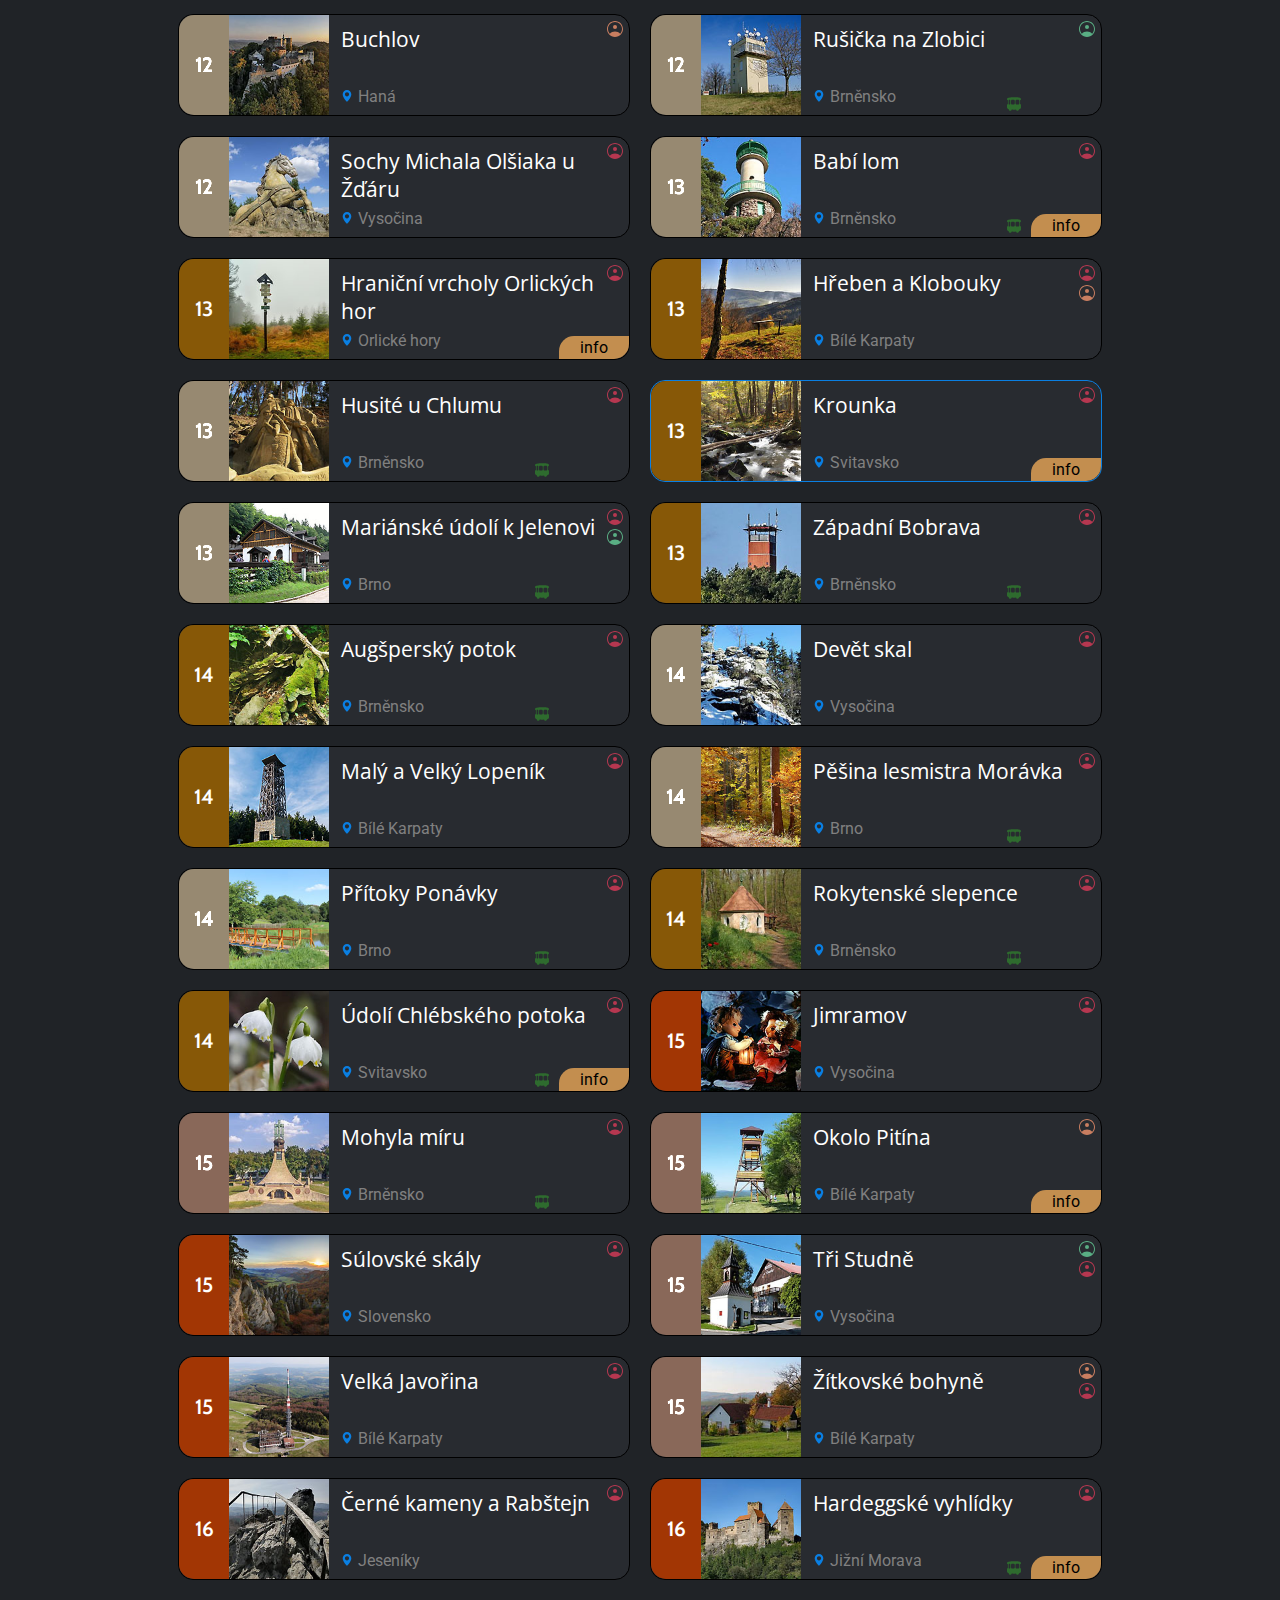
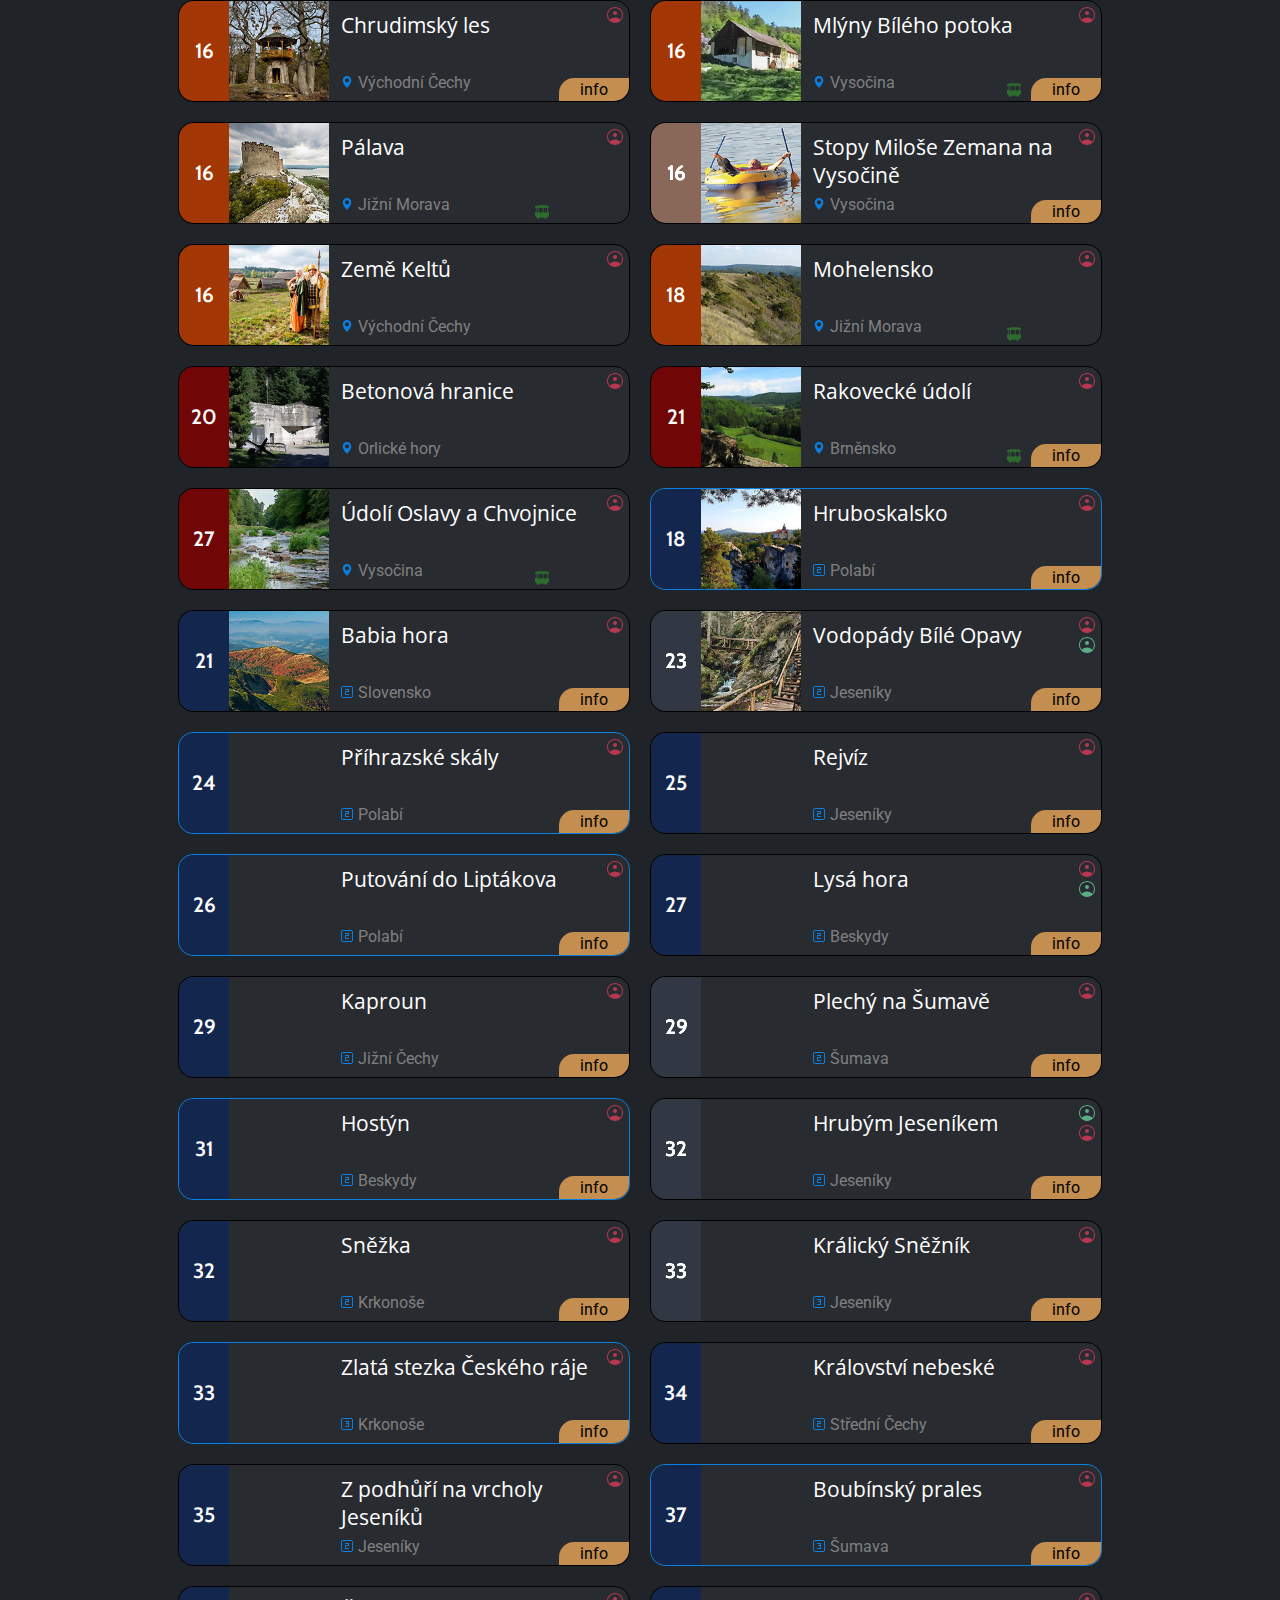
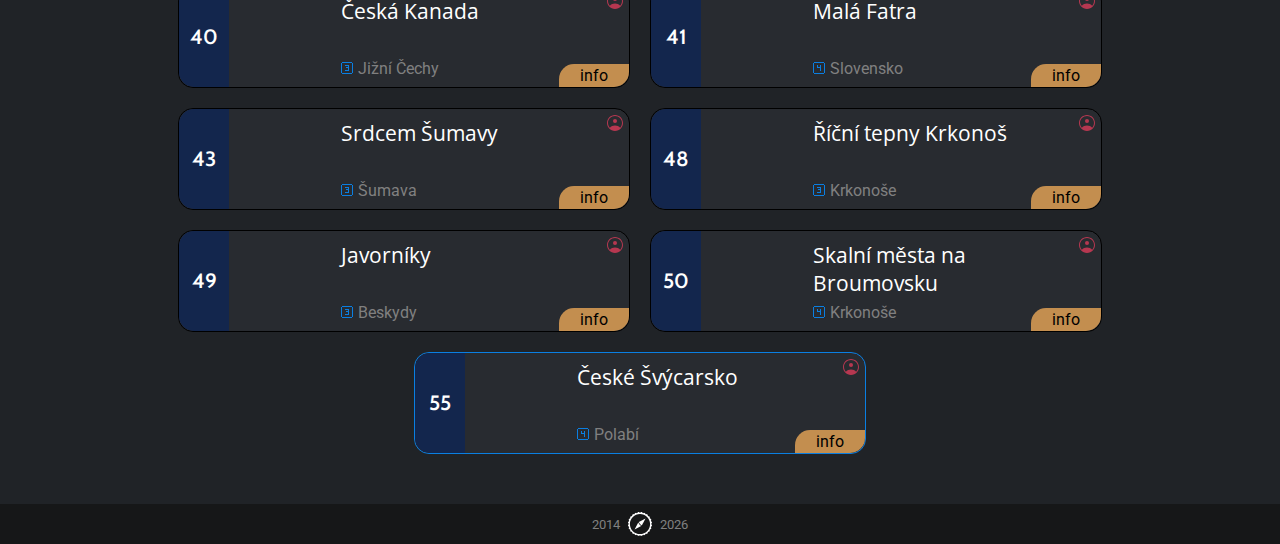
<file: pesi.html>
<!DOCTYPE html>
<html lang="cs">

<head>
    <meta charset="utf-8">
    <meta name="viewport" content="width=device-width, initial-scale=1.0">

    <title>Pěší treky - Cyklotreky</title>

    <link rel="icon" href="data/favicon.png">

    <link rel="stylesheet" href="https://fonts.googleapis.com/css2?family=Open+Sans:wght@400;600&display=swap">
    <link rel="stylesheet" href="https://fonts.googleapis.com/css2?family=Cabin:wght@600&text=1234567890&display=swap">
    <link rel="stylesheet" href="https://fonts.googleapis.com/css2?family=Quicksand:wght@600;700&display=swap">
    <link rel="stylesheet" href="https://fonts.googleapis.com/css2?family=Roboto&display=swap">
    <link rel="stylesheet" href="data/styles.css">
</head>

<body>

    <!-- SUB Úvodní ovládací divy nahoře na stránce -->
    <div id="titulka">
        <div id="logotop"><a href="index.html"><img src="img/logo-small.svg" alt="logo"></a></div>
        <div id="nazevStranky"><h1 onclick="backToTop()">PĚŠÍ TREKY</h1></div>
    </div>

    <!-- SUB Container divy pro filtry tras -->
    <div id="filtry">
        <div class="filtrNabidka">
            <img class="filtrySVG" src="img/filtry-delka.svg" alt="Délka tras" title="Délka tras">
            <select name="delkaTras" id="podleDelky" class="nabidkaContainer" onchange="filterByDistance(this.value)">
                <!-- zde jsou javascriptem dynamicky naplněny jednotlivé hodnoty -->
            </select>
        </div>
        <div class="filtrNabidka">
            <img class="filtrySVG" src="img/filtry-region.svg" alt="Region" title="Region">
            <select name="lokalitaTras" id="podleRegionu" class="nabidkaContainer" onchange="filterByRegion(this.value)">
                <!-- zde jsou javascriptem dynamicky naplněny jednotlivé hodnoty -->
            </select>
        </div>
        <div class="filtrRadioToggle">
            <img class="filtrySVG" src="img/filtry-zname.svg" alt="Již známé trasy" title="Již známé trasy">
            <label for="onlyKnown" class="radioContainer"><input type="radio" id="onlyKnown" name="toggleKnown" value="onlyKnown" onclick="filterByKnown(this.value)"><span class="radiocheck rLeft firstRadio"></span></label>
            <label for="onlyUnknownKnown" class="radioContainer"><input type="radio" id="onlyUnknownKnown" name="toggleKnown" value="onlyUnknownKnown" onclick="filterByKnown(this.value)"><span class="radiocheck"></span></label>
            <label for="onlyUnknown" class="radioContainer"><input type="radio" id="onlyUnknown" name="toggleKnown" value="onlyUnknown" onclick="filterByKnown(this.value)"><span class="radiocheck rRight lastRadio"></span></label>
            <img class="filtrySVG" src="img/filtry-neabsolvovane.svg" alt="Dosud neabsolvované" title="Dosud neabsolvované trasy">
        </div>
        <div class="filtrZatrzitko">
            <img class="filtrySVG" src="img/filtry-nove.svg" alt="Jen nové" title="Jen nově přidané trasy">
            <label for="onlyNew" class="zatrzitkoContainer"><input type="checkbox" id="onlyNew" onclick="filterByNew()"><span class="zatrzitko"></span></label>
        </div>
        <div class="filtrRadioToggle">
            <img class="filtrySVG" src="img/filtry-autori.svg" alt="Autoři tras" title="Autor a nebo spoluautor tras">
            <label for="onlyAuthorAny" class="radioContainer" title="kdokoliv"><input type="radio" id="onlyAuthorAny" name="toggleAuthors" value="onlyAuthorAny" onclick="filterByAuthors(this.value)"><span class="authors radiocheck firstRadio">
                <svg id="onlyAuthorAnysvg" version="1.1" xmlns="http://www.w3.org/2000/svg" xmlns:xlink="http://www.w3.org/1999/xlink" x="0px" y="0px" width="28px" height="28px" viewBox="0 0 28 28" enable-background="new 0 0 28 28" xml:space="preserve">
                    <g>
                        <g>
                            <g>
                                <path d="M23.391,14.003c0-0.37,0.264-0.677,0.609-0.747c-0.031-0.38-0.075-0.753-0.148-1.117c-0.352,0.02-0.68-0.209-0.781-0.566
                                    c-0.094-0.358,0.078-0.723,0.398-0.881c-0.125-0.359-0.264-0.705-0.43-1.043c-0.336,0.116-0.719-0.02-0.906-0.342
                                    c-0.182-0.322-0.11-0.718,0.156-0.953c-0.211-0.312-0.442-0.609-0.685-0.893c-0.296,0.194-0.698,0.162-0.958-0.098
                                    c-0.264-0.264-0.295-0.664-0.1-0.961c-0.289-0.245-0.578-0.475-0.891-0.689c-0.234,0.268-0.637,0.342-0.961,0.156
                                    c-0.314-0.186-0.45-0.566-0.336-0.906c-0.338-0.162-0.686-0.305-1.043-0.432c-0.159,0.322-0.525,0.495-0.887,0.4
                                    c-0.353-0.098-0.586-0.43-0.561-0.786C15.501,4.076,15.127,4.027,14.746,4C14.68,4.346,14.368,4.608,14,4.608
                                    S13.323,4.346,13.254,4c-0.38,0.027-0.754,0.075-1.119,0.145c0.022,0.357-0.209,0.688-0.565,0.784
                                    c-0.359,0.096-0.723-0.078-0.882-0.397c-0.356,0.125-0.704,0.266-1.041,0.43C9.761,5.3,9.625,5.683,9.306,5.867
                                    c-0.321,0.185-0.72,0.111-0.954-0.154C8.041,5.925,7.743,6.152,7.458,6.399c0.195,0.297,0.162,0.699-0.099,0.959
                                    c-0.261,0.261-0.663,0.294-0.96,0.1C6.155,7.742,5.925,8.037,5.712,8.35c0.264,0.234,0.339,0.635,0.156,0.955
                                    C5.683,9.625,5.3,9.76,4.961,9.646c-0.163,0.335-0.304,0.686-0.43,1.041c0.319,0.158,0.493,0.524,0.398,0.882
                                    c-0.094,0.355-0.428,0.587-0.785,0.563C4.076,12.5,4.028,12.871,4,13.252c0.348,0.071,0.609,0.38,0.609,0.746
                                    c0,0.369-0.261,0.676-0.609,0.752c0.027,0.375,0.075,0.748,0.145,1.113c0.357-0.02,0.691,0.211,0.785,0.566
                                    c0.094,0.357-0.079,0.723-0.398,0.879c0.126,0.357,0.267,0.703,0.43,1.043c0.338-0.111,0.722,0.021,0.906,0.344
                                    c0.185,0.318,0.109,0.719-0.156,0.955c0.212,0.311,0.441,0.607,0.688,0.891c0.296-0.195,0.699-0.166,0.958,0.098
                                    C7.617,20.9,7.651,21.303,7.457,21.6c0.286,0.24,0.583,0.475,0.895,0.688c0.234-0.271,0.631-0.34,0.952-0.154
                                    c0.319,0.184,0.455,0.566,0.341,0.904c0.335,0.164,0.686,0.307,1.041,0.43c0.158-0.318,0.524-0.494,0.881-0.396
                                    c0.358,0.096,0.587,0.43,0.562,0.781c0.369,0.072,0.742,0.117,1.122,0.146c0.07-0.344,0.379-0.609,0.746-0.609
                                    c0.371,0.002,0.678,0.266,0.75,0.611c0.376-0.031,0.746-0.076,1.121-0.148c-0.024-0.352,0.205-0.684,0.562-0.781
                                    c0.353-0.098,0.722,0.078,0.884,0.396c0.354-0.123,0.703-0.264,1.037-0.43c-0.113-0.338,0.021-0.719,0.344-0.904
                                    c0.32-0.184,0.718-0.111,0.955,0.156c0.311-0.215,0.607-0.443,0.891-0.686c-0.194-0.297-0.164-0.701,0.099-0.959
                                    c0.263-0.262,0.662-0.295,0.96-0.1c0.246-0.287,0.48-0.582,0.688-0.893c-0.27-0.234-0.34-0.635-0.155-0.957
                                    c0.185-0.318,0.573-0.451,0.901-0.34c0.168-0.336,0.311-0.686,0.43-1.041c-0.313-0.162-0.484-0.525-0.391-0.885
                                    c0.095-0.354,0.428-0.586,0.781-0.566c0.07-0.361,0.117-0.736,0.146-1.111C23.654,14.676,23.391,14.371,23.391,14.003z
                                    M14,22.422c-4.651,0-8.42-3.77-8.42-8.422c0-4.651,3.769-8.42,8.42-8.42s8.422,3.769,8.422,8.42
                                    C22.422,18.652,18.651,22.422,14,22.422z"/>
                            </g>
                            <g>
                                <g>
                                    <path d="M13.021,12.292c0.437,1.246,1.319,2.284,2.456,2.931l3.146-5.848L13.021,12.292z"/>
                                    <path d="M12.559,12.822L9.5,18.5l5.479-2.852C13.905,14.986,13.051,13.998,12.559,12.822z"/>
                                </g>
                            </g>
                        </g>
                    </g>
                </svg>
            </span></label>
            <label for="onlyAuthorK" class="radioContainer" title="autor K"><input type="radio" id="onlyAuthorK" name="toggleAuthors" value="onlyAuthorK" onclick="filterByAuthors(this.value)"><span class="authors radiocheck">
                <svg id="onlyAuthorKsvg" version="1.1" xmlns="http://www.w3.org/2000/svg" xmlns:xlink="http://www.w3.org/1999/xlink" x="0px" y="0px" width="28px"
                height="28px" viewBox="0 0 28 28" enable-background="new 0 0 28 28" xml:space="preserve">
                    <g>
                        <g>
                            <path d="M14,4C8.475,4,4,8.475,4,14c0,2.675,1.051,5.1,2.763,6.898C8.588,22.812,11.149,24,14,24s5.412-1.188,7.239-3.102
                                C22.949,19.1,24,16.675,24,14C24,8.475,19.525,4,14,4z M20.425,19.924c-1.576-1.748-3.863-2.837-6.425-2.837
                                s-4.851,1.089-6.425,2.837C6.126,18.361,5.25,16.301,5.25,14c0-4.837,3.913-8.75,8.75-8.75c4.839,0,8.75,3.913,8.75,8.75
                                C22.75,16.301,21.874,18.361,20.425,19.924z"/>
                            <circle cx="14" cy="11.5" r="2.5"/>
                        </g>
                    </g>
                </svg>
            </span></label>
            <label for="onlyAuthorV" class="radioContainer" title="autor V"><input type="radio" id="onlyAuthorV" name="toggleAuthors" value="onlyAuthorV" onclick="filterByAuthors(this.value)"><span class="authors radiocheck">
                <svg id="onlyAuthorVsvg" version="1.1" xmlns="http://www.w3.org/2000/svg" xmlns:xlink="http://www.w3.org/1999/xlink" x="0px" y="0px" width="28px"
                height="28px" viewBox="0 0 28 28" enable-background="new 0 0 28 28" xml:space="preserve">
                    <g>
                        <g>
                            <path d="M14,4C8.475,4,4,8.475,4,14c0,2.675,1.051,5.1,2.763,6.898C8.588,22.812,11.149,24,14,24s5.412-1.188,7.239-3.102
                                C22.949,19.1,24,16.675,24,14C24,8.475,19.525,4,14,4z M20.425,19.924c-1.576-1.748-3.863-2.837-6.425-2.837
                                s-4.851,1.089-6.425,2.837C6.126,18.361,5.25,16.301,5.25,14c0-4.837,3.913-8.75,8.75-8.75c4.839,0,8.75,3.913,8.75,8.75
                                C22.75,16.301,21.874,18.361,20.425,19.924z"/>
                            <circle cx="14" cy="11.5" r="2.5"/>
                        </g>
                    </g>
                </svg>
            </span></label>
            <label for="onlyAuthorD" class="radioContainer" title="autor D"><input type="radio" id="onlyAuthorD" name="toggleAuthors" value="onlyAuthorD" onclick="filterByAuthors(this.value)"><span class="authors radiocheck lastRadio">
                <svg id="onlyAuthorDsvg" version="1.1" xmlns="http://www.w3.org/2000/svg" xmlns:xlink="http://www.w3.org/1999/xlink" x="0px" y="0px" width="28px"
                height="28px" viewBox="0 0 28 28" enable-background="new 0 0 28 28" xml:space="preserve">
                    <g>
                        <g>
                            <path d="M14,4C8.475,4,4,8.475,4,14c0,2.675,1.051,5.1,2.763,6.898C8.588,22.812,11.149,24,14,24s5.412-1.188,7.239-3.102
                                C22.949,19.1,24,16.675,24,14C24,8.475,19.525,4,14,4z M20.425,19.924c-1.576-1.748-3.863-2.837-6.425-2.837
                                s-4.851,1.089-6.425,2.837C6.126,18.361,5.25,16.301,5.25,14c0-4.837,3.913-8.75,8.75-8.75c4.839,0,8.75,3.913,8.75,8.75
                                C22.75,16.301,21.874,18.361,20.425,19.924z"/>
                            <circle cx="14" cy="11.5" r="2.5"/>
                        </g>
                    </g>
                </svg>
            </span></label>
        </div>
        <div class="filtrZatrzitko">
            <img class="filtrySVG" src="img/filtry-original.svg" alt="Jen originální autor" title="Pouze jako originální autor tras (ne jako spoluautor)">
            <label for="originalAuthor" class="zatrzitkoContainer"><input type="checkbox" id="originalAuthor" onclick="filterByOriginalAuthor()"><span class="zatrzitko"></span></label>
        </div>
        <div class="filtrZatrzitko">
            <img class="filtrySVG" src="img/filtry-idsjmk.svg" alt="Jen v rámci IDS JMK" title="Jen trasy se startem i cílem v rámci IDS JMK">
            <label for="onlyIDSJMK" class="zatrzitkoContainer"><input type="checkbox" id="onlyIDSJMK" onclick="filterByIDSJMK()"><span class="zatrzitko"></span></label>
        </div>
        <div class="filtrText"><input type="text" id="hledatNazev" onkeyup="filterByName()" onclick="resetTextu()" placeholder="Filtrovat podle názvu trasy..."></div>
        <div id="pocitadloWrapper">
            <div id="pocitadloKruhPozadi"></div>
            <canvas id="pocitadloKruh" width="60px" height="60px"></canvas>
            <div id="pocitadloTras" onclick="resetFilters()">x</div>
        </div>
    </div>

    <!-- SUB Hlavní div s obsahem stránky, kde budou zobrazeny jednotlivé trasy -->
    <div id="seznamTras">Načítám trasy...</div>

    <!-- SUB Div pro patičku stránky -->
    <div id="patkaStranky"></div>


    <!-- SUB JavaScript -->
    <script>var detekceMobilu = window.matchMedia("(pointer: coarse)");</script>
    <!-- Data pro trasy (buď cyklo nebo pěší) -->
    <script>var slozka = "pesi";</script>

    <script>backToTop = () => window.scroll(0, 0);</script>
    <script src="data/patka.js"></script>
    <script src="data/hodnoty.js"></script>
    <script src="data/trasy.js"></script>
    <script src="data/filtry.js"></script>

</body>

</html>
</file>
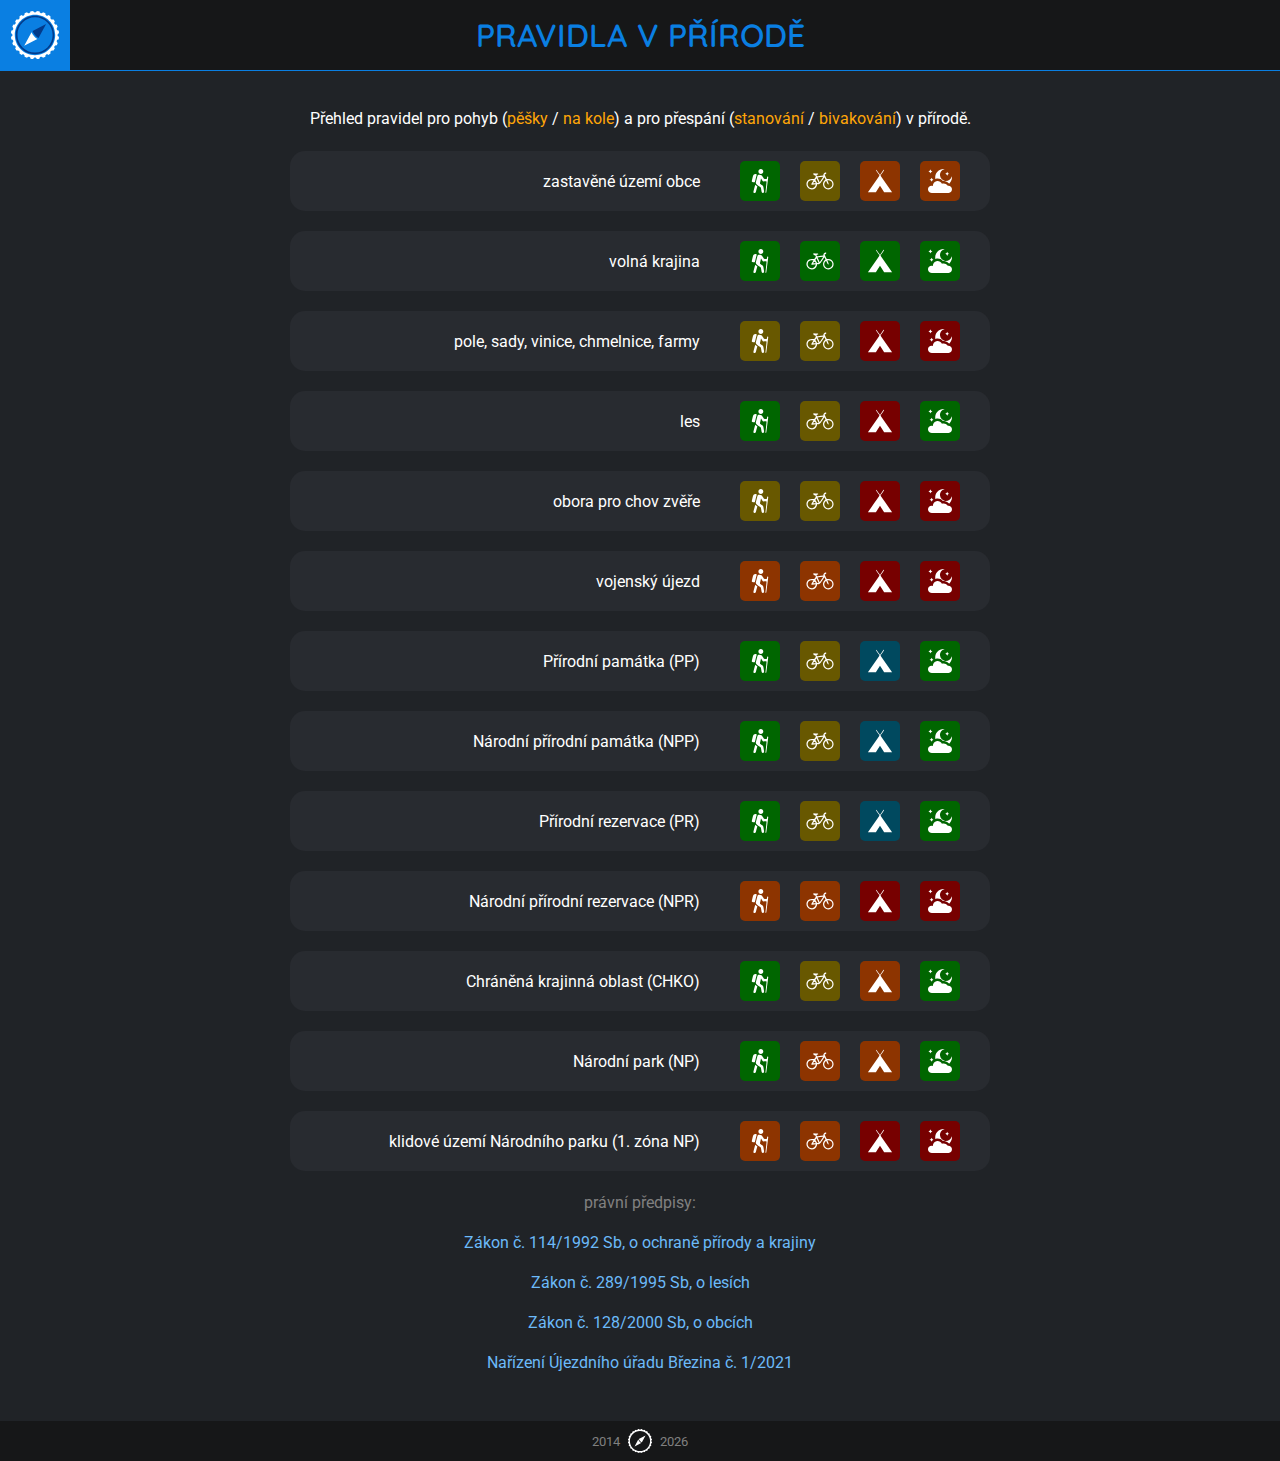
<file: pravidla.html>
<!DOCTYPE html>
<html lang="cs">

<head>
    <meta charset="utf-8">
    <meta name="viewport" content="width=device-width, initial-scale=1.0">

    <title>Pravidla v přírodě - Cyklotreky</title>

    <link rel="icon" href="data/favicon.png">

    <link rel="stylesheet" href="https://fonts.googleapis.com/css2?family=Open+Sans:wght@400;600&display=swap">
    <link rel="stylesheet" href="https://fonts.googleapis.com/css2?family=Cabin:wght@600&text=1234567890&display=swap">
    <link rel="stylesheet" href="https://fonts.googleapis.com/css2?family=Quicksand:wght@600;700&display=swap">
    <link rel="stylesheet" href="https://fonts.googleapis.com/css2?family=Roboto&display=swap">
    <link rel="stylesheet" href="data/styles.css">
</head>

<body>

    <!-- SUB Úvodní ovládací divy nahoře na stránce -->
    <div id="titulka">
        <div id="logotop"><a href="index.html"><img src="img/logo-small.svg" alt="logo"></a></div>
        <div id="nazevStranky"><h1 onclick="backToTop()">PRAVIDLA V PŘÍRODĚ</h1></div>
    </div>

    <!-- SUB Hlavní div se zobrazením pravidel chování v přírodě -->
    <div id="obsahStrankyClassic">

        <p>Přehled pravidel pro pohyb (<em>pěšky</em> / <em>na&nbsp;kole</em>) a pro přespání (<em>stanování</em> / <em>bivakování</em>) v přírodě.</p>

        <div class="pravidlaContainer">
            <div class="pravidlaOblast">zastavěné území obce</div>
            <div class="pravidlaRules">
                <div class="pravidloDiv pPesky pVsude"></div>
                <div class="pravidloDiv pKolo pCesty"></div>
                <div class="pravidloDiv pStan pNekde"></div>
                <div class="pravidloDiv pBivak pNekde"></div>
            </div>
        </div>

        <div class="pravidlaContainer">
            <div class="pravidlaOblast">volná krajina</div>
            <div class="pravidlaRules">
                <div class="pravidloDiv pPesky pVsude"></div>
                <div class="pravidloDiv pKolo pVsude"></div>
                <div class="pravidloDiv pStan pANO"></div>
                <div class="pravidloDiv pBivak pANO"></div>
            </div>
        </div>

        <div class="pravidlaContainer">
            <div class="pravidlaOblast">pole, sady, vinice, chmelnice, farmy</div>
            <div class="pravidlaRules">
                <div class="pravidloDiv pPesky pCesty"></div>
                <div class="pravidloDiv pKolo pCesty"></div>
                <div class="pravidloDiv pStan pNE"></div>
                <div class="pravidloDiv pBivak pNE"></div>
            </div>
        </div>

        <div class="pravidlaContainer">
            <div class="pravidlaOblast">les</div>
            <div class="pravidlaRules">
                <div class="pravidloDiv pPesky pVsude"></div>
                <div class="pravidloDiv pKolo pCesty"></div>
                <div class="pravidloDiv pStan pNE"></div>
                <div class="pravidloDiv pBivak pANO"></div>
            </div>
        </div>

        <div class="pravidlaContainer">
            <div class="pravidlaOblast">obora pro chov zvěře</div>
            <div class="pravidlaRules">
                <div class="pravidloDiv pPesky pCesty"></div>
                <div class="pravidloDiv pKolo pCesty"></div>
                <div class="pravidloDiv pStan pNE"></div>
                <div class="pravidloDiv pBivak pNE"></div>
            </div>
        </div>

        <div class="pravidlaContainer">
            <div class="pravidlaOblast">vojenský újezd</div>
            <div class="pravidlaRules">
                <div class="pravidloDiv pPesky pTrasy"></div>
                <div class="pravidloDiv pKolo pTrasy"></div>
                <div class="pravidloDiv pStan pNE"></div>
                <div class="pravidloDiv pBivak pNE"></div>
            </div>
        </div>

        <div class="pravidlaContainer">
            <div class="pravidlaOblast">Přírodní památka (PP)</div>
            <div class="pravidlaRules">
                <div class="pravidloDiv pPesky pVsude"></div>
                <div class="pravidloDiv pKolo pCesty"></div>
                <div class="pravidloDiv pStan pLaw"></div>
                <div class="pravidloDiv pBivak pANO"></div>
            </div>
        </div>

        <div class="pravidlaContainer">
            <div class="pravidlaOblast">Národní přírodní památka (NPP)</div>
            <div class="pravidlaRules">
                <div class="pravidloDiv pPesky pVsude"></div>
                <div class="pravidloDiv pKolo pCesty"></div>
                <div class="pravidloDiv pStan pLaw"></div>
                <div class="pravidloDiv pBivak pANO"></div>
            </div>
        </div>

        <div class="pravidlaContainer">
            <div class="pravidlaOblast">Přírodní rezervace (PR)</div>
            <div class="pravidlaRules">
                <div class="pravidloDiv pPesky pVsude"></div>
                <div class="pravidloDiv pKolo pCesty"></div>
                <div class="pravidloDiv pStan pLaw"></div>
                <div class="pravidloDiv pBivak pANO"></div>
            </div>
        </div>

        <div class="pravidlaContainer">
            <div class="pravidlaOblast">Národní přírodní rezervace (NPR)</div>
            <div class="pravidlaRules">
                <div class="pravidloDiv pPesky pTrasy"></div>
                <div class="pravidloDiv pKolo pTrasy"></div>
                <div class="pravidloDiv pStan pNE"></div>
                <div class="pravidloDiv pBivak pNE"></div>
            </div>
        </div>

        <div class="pravidlaContainer">
            <div class="pravidlaOblast">Chráněná krajinná oblast (CHKO)</div>
            <div class="pravidlaRules">
                <div class="pravidloDiv pPesky pVsude"></div>
                <div class="pravidloDiv pKolo pCesty"></div>
                <div class="pravidloDiv pStan pNekde"></div>
                <div class="pravidloDiv pBivak pANO"></div>
            </div>
        </div>

        <div class="pravidlaContainer">
            <div class="pravidlaOblast">Národní park (NP)</div>
            <div class="pravidlaRules">
                <div class="pravidloDiv pPesky pVsude"></div>
                <div class="pravidloDiv pKolo pTrasy"></div>
                <div class="pravidloDiv pStan pNekde"></div>
                <div class="pravidloDiv pBivak pANO"></div>
            </div>
        </div>

        <div class="pravidlaContainer">
            <div class="pravidlaOblast">klidové území Národního parku (1. zóna NP)</div>
            <div class="pravidlaRules">
                <div class="pravidloDiv pPesky pTrasy"></div>
                <div class="pravidloDiv pKolo pTrasy"></div>
                <div class="pravidloDiv pStan pNE"></div>
                <div class="pravidloDiv pBivak pNE"></div>
            </div>
        </div>

        <p class="poznamka">právní předpisy:</p>
        <p><a href="https://www.zakonyprolidi.cz/cs/1992-114" target="_blank">Zákon č. 114/1992 Sb, o ochraně přírody a krajiny</a></p>
        <p><a href="https://www.zakonyprolidi.cz/cs/1995-289" target="_blank">Zákon č. 289/1995 Sb, o lesích</a></p>
        <p><a href="https://www.zakonyprolidi.cz/cs/2000-128" target="_blank">Zákon č. 128/2000 Sb, o obcích</a></p>
        <p><a href="https://www.vojujezd-brezina.cz/assets/File.ashx?id_org=1412&id_dokumenty=1601" target="_blank">Nařízení Újezdního úřadu Březina č. 1/2021</a></p>

    </div>

    <!-- SUB Div pro patičku stránky -->
    <div id="patkaStranky"></div>


    <!-- SUB JavaScript -->
    <script>backToTop = () => window.scroll(0, 0);</script>
    <script src="data/patka.js"></script>

</body>

</html>
</file>
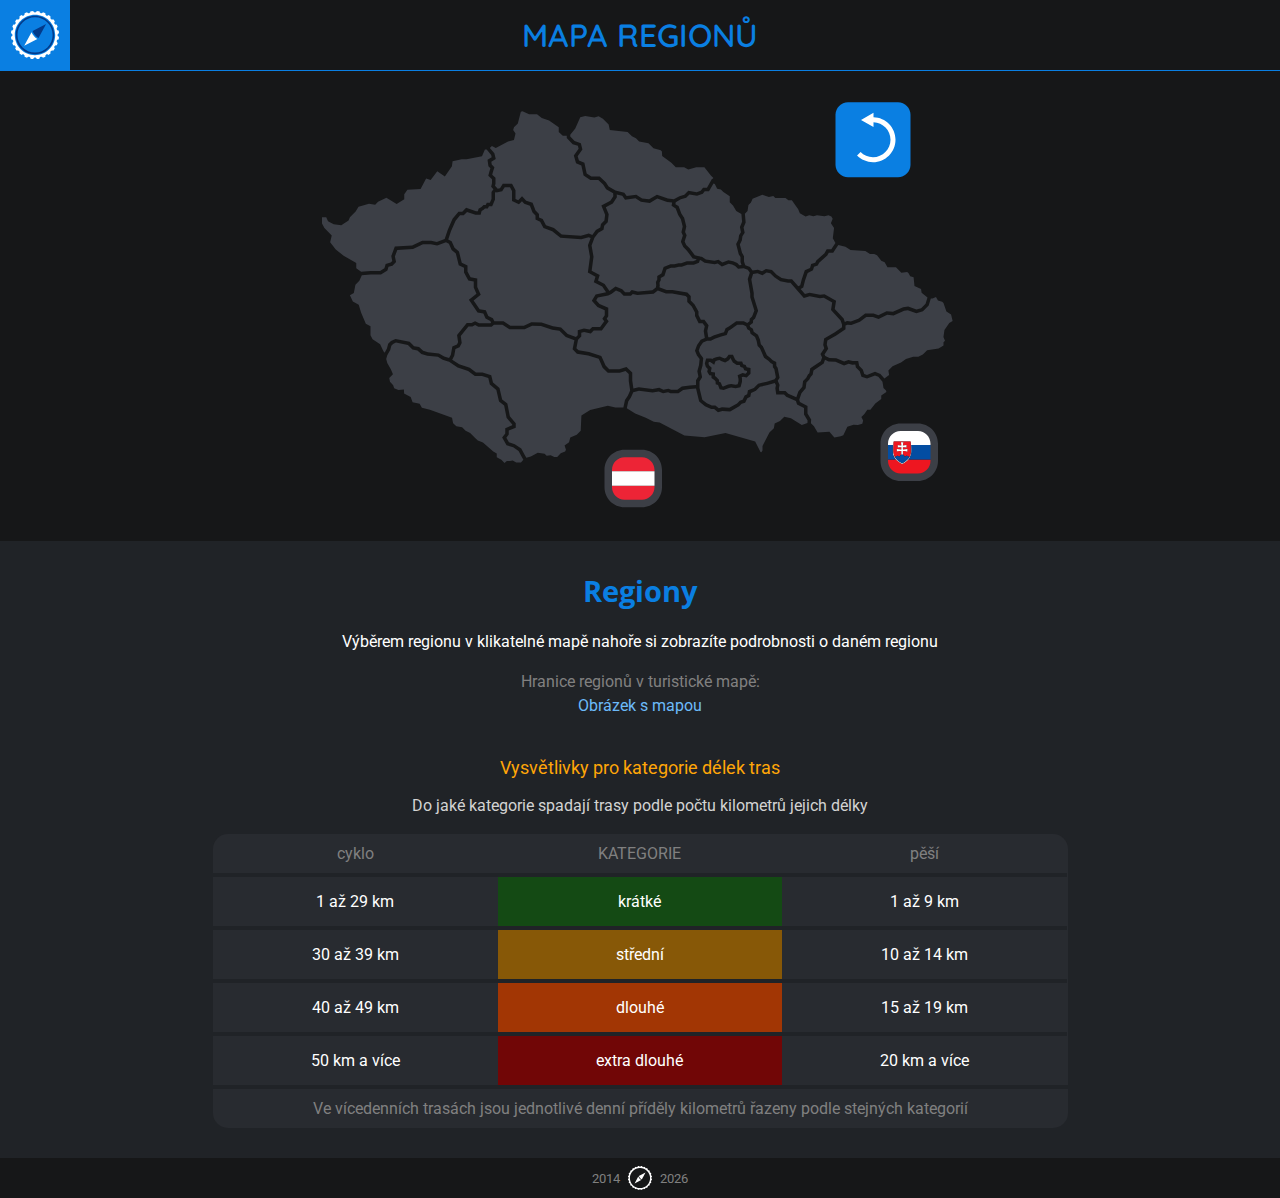
<file: regiony.html>
<!DOCTYPE html>
<html lang="cs">

<head>
    <meta charset="utf-8">
    <meta name="viewport" content="width=device-width, initial-scale=1.0">

    <title>Mapa regionů - Cyklotreky</title>

    <link rel="icon" href="data/favicon.png">

    <link rel="stylesheet" href="https://fonts.googleapis.com/css2?family=Open+Sans:wght@400;600&display=swap">
    <link rel="stylesheet" href="https://fonts.googleapis.com/css2?family=Cabin:wght@600&text=1234567890&display=swap">
    <link rel="stylesheet" href="https://fonts.googleapis.com/css2?family=Quicksand:wght@600;700&display=swap">
    <link rel="stylesheet" href="https://fonts.googleapis.com/css2?family=Roboto&display=swap">
    <link rel="stylesheet" href="data/styles.css">
</head>

<body>

    <!-- SUB Úvodní ovládací divy nahoře na stránce -->
    <div id="titulka">
        <div id="logotop"><a href="index.html"><img src="img/logo-small.svg" alt="logo"></a></div>
        <div id="nazevStranky"><h1 onclick="backToTop()">MAPA REGIONŮ</h1></div>
    </div>

    <!-- SUB Div s SVG mapou regionů, která je sem vložena pomocí JavaScriptu -->
    <div id="mapaRegionuWrapper"></div>

    <!-- SUB Hlavní div s obsahem stránky -->
    <div id="obsahStrankyClassic">Načítám data...</div>

    <!-- SUB Div pro patičku stránky -->
    <div id="patkaStranky"></div>


    <!-- SUB JavaScript -->
    <script>var detekceMobilu = window.matchMedia("(pointer: coarse)");</script>
    <script>backToTop = () => window.scroll(0, 0);</script>
    <script src="data/patka.js"></script>
    <!-- Samotný skript pro vygenerování dat pro informace o regionech -->
    <script src="data/hodnoty.js"></script>
    <script src="data/mapaRegionu.js"></script>
    <script src="data/regiony.js"></script>

</body>

</html>
</file>
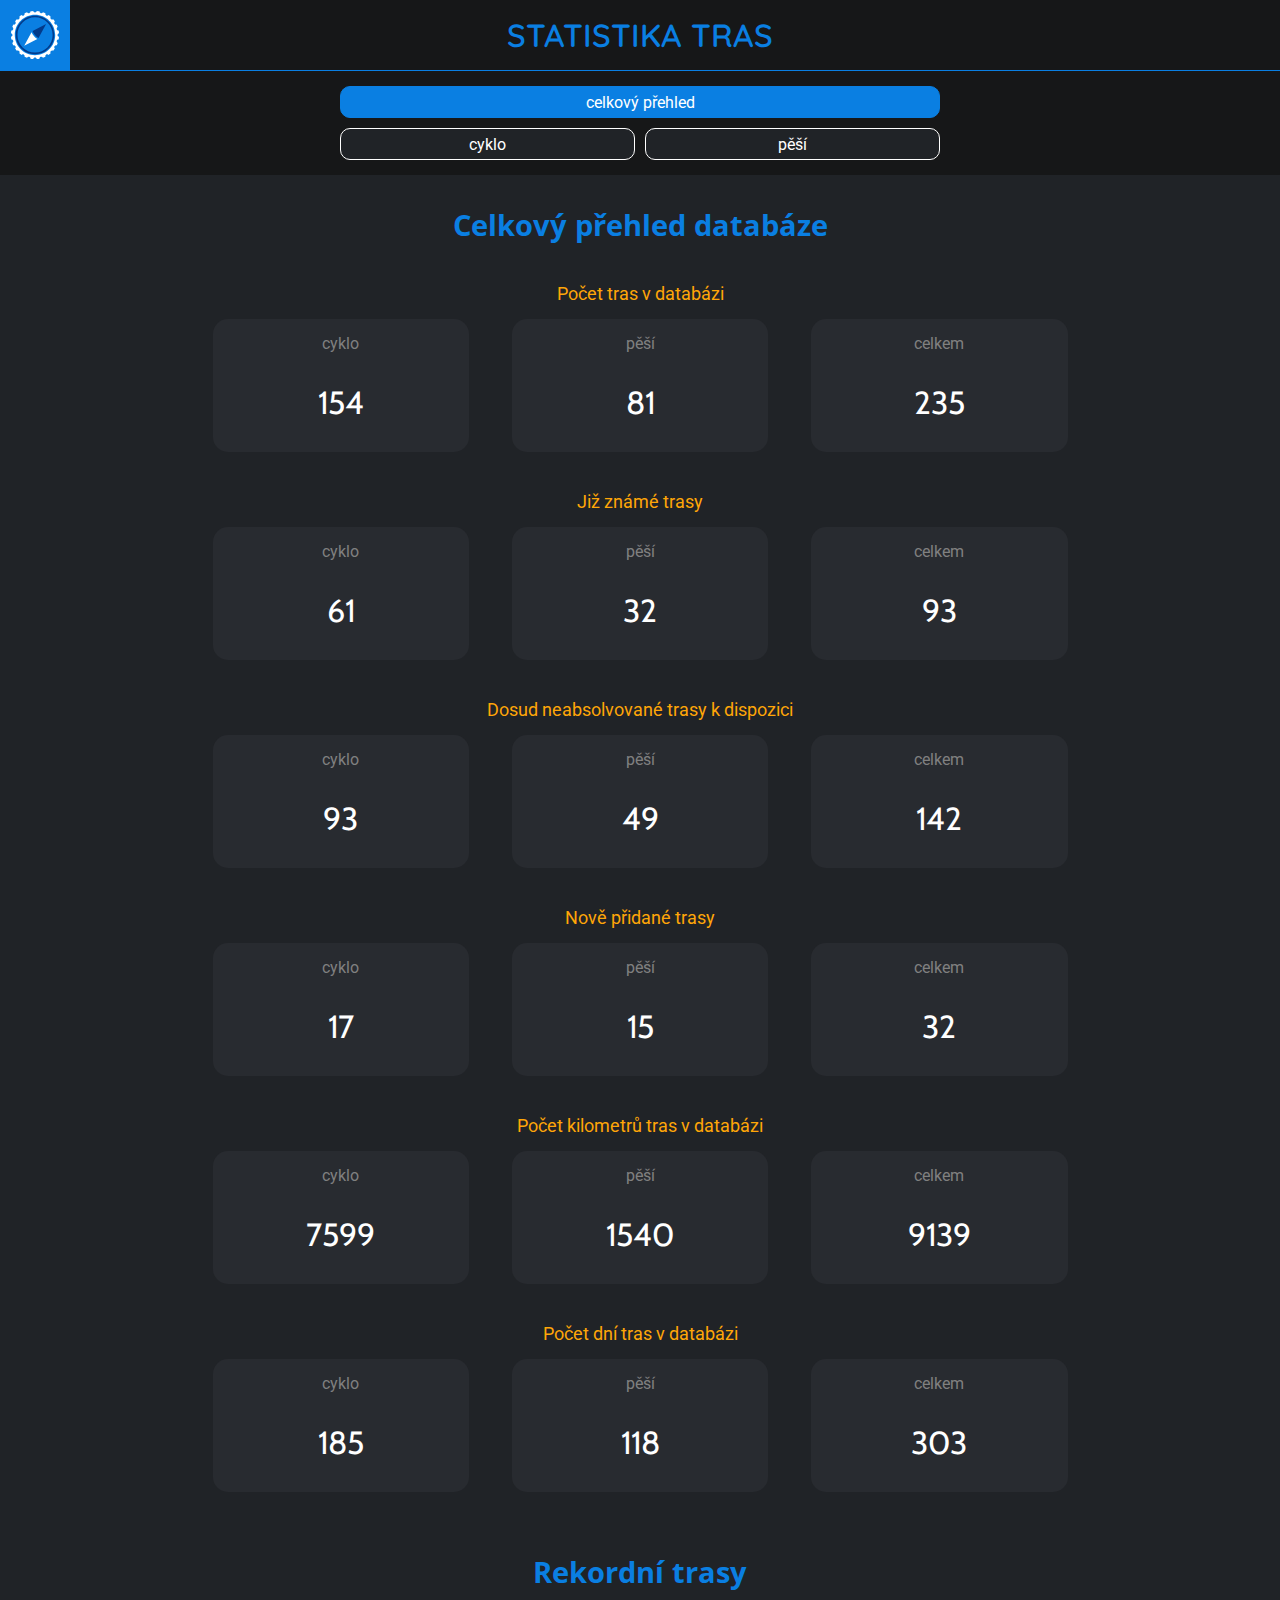
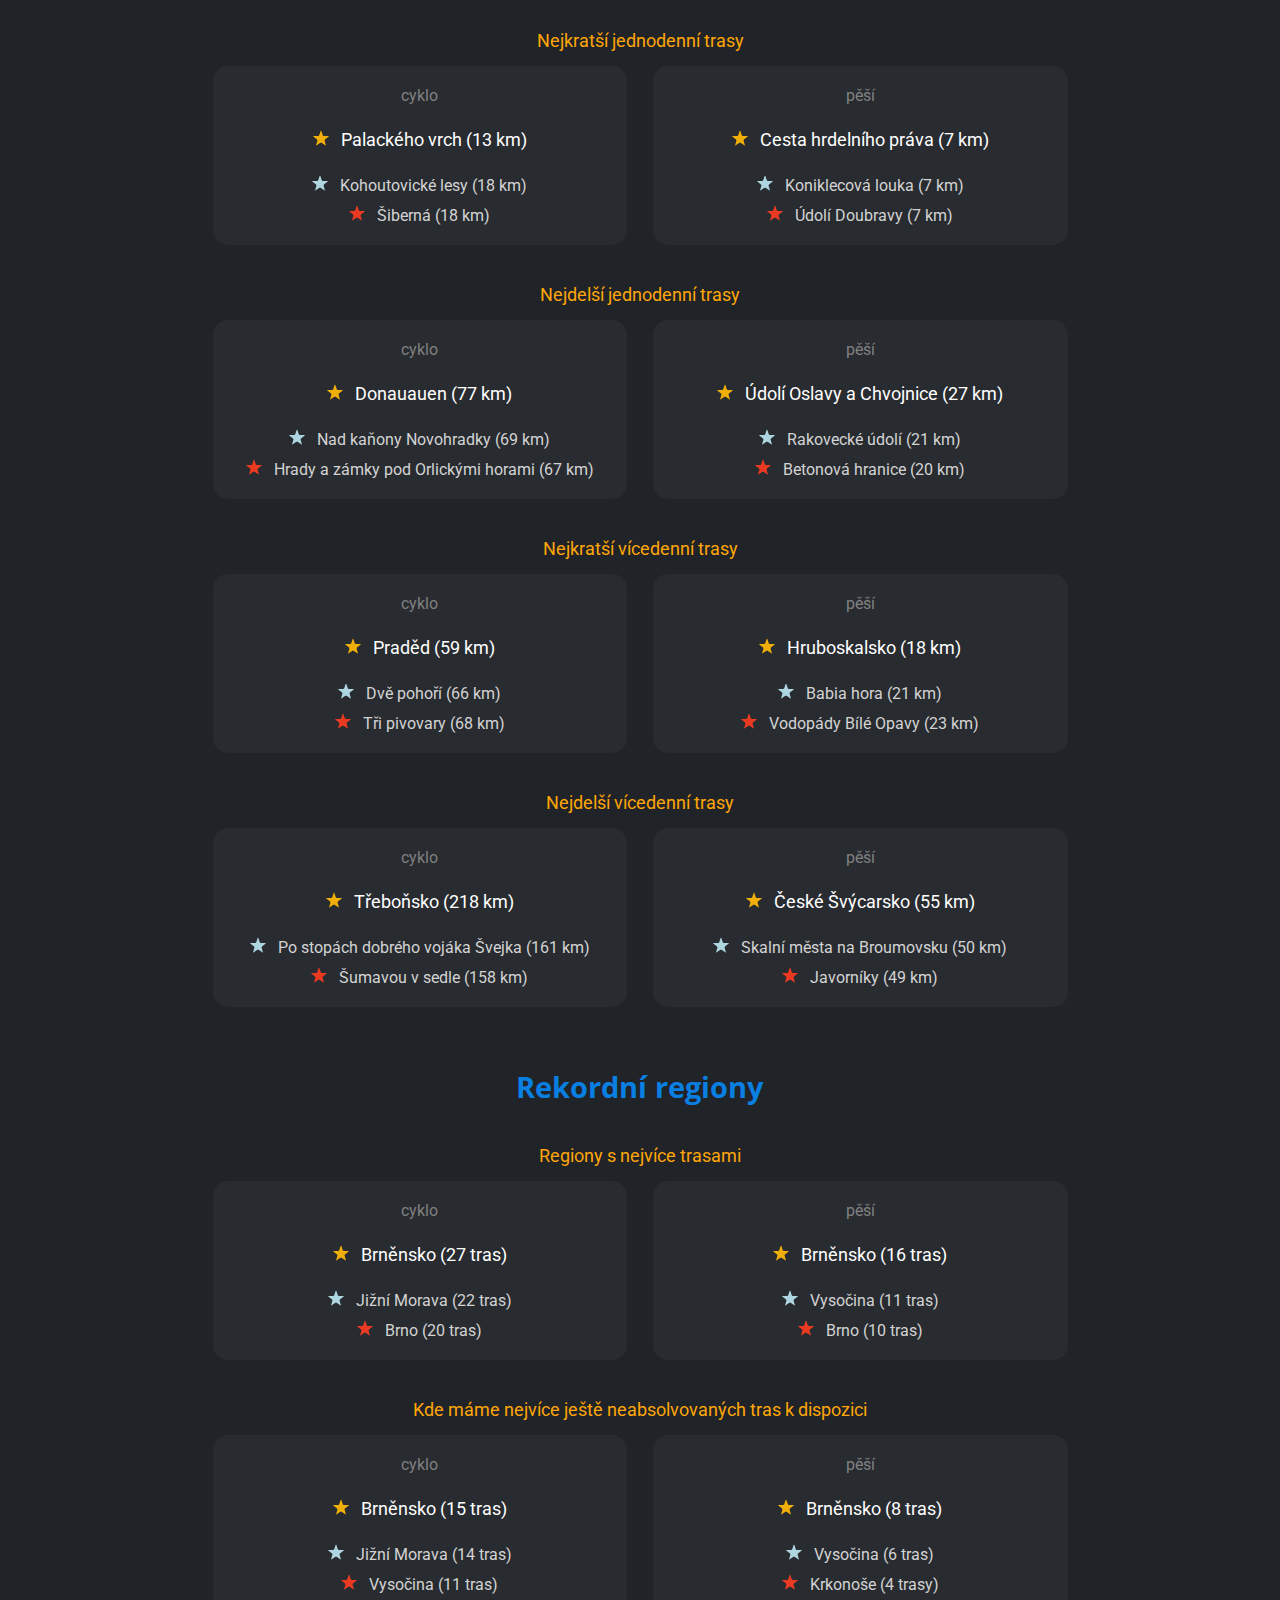
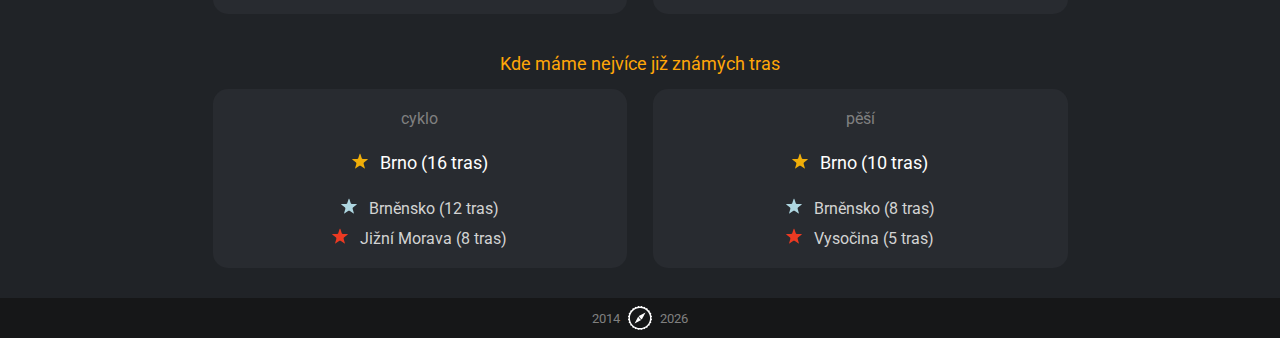
<file: statistika.html>
<!DOCTYPE html>
<html lang="cs">

<head>
    <meta charset="utf-8">
    <meta name="viewport" content="width=device-width, initial-scale=1.0">

    <title>Statistika tras - Cyklotreky</title>

    <link rel="icon" href="data/favicon.png">

    <link rel="stylesheet" href="https://fonts.googleapis.com/css2?family=Open+Sans:wght@400;600&display=swap">
    <link rel="stylesheet" href="https://fonts.googleapis.com/css2?family=Cabin:wght@600&text=1234567890&display=swap">
    <link rel="stylesheet" href="https://fonts.googleapis.com/css2?family=Quicksand:wght@600;700&display=swap">
    <link rel="stylesheet" href="https://fonts.googleapis.com/css2?family=Roboto&display=swap">
    <link rel="stylesheet" href="data/styles.css">
</head>

<body>

    <!-- SUB Úvodní ovládací divy nahoře na stránce -->
    <div id="titulka">
        <div id="logotop"><a href="index.html"><img src="img/logo-small.svg" alt="logo"></a></div>
        <div id="nazevStranky"><h1 onclick="backToTop()">STATISTIKA TRAS</h1></div>
    </div>

    <!-- SUB Container div pro volbu výstupních dat statistiky -->
    <div id="prepinace">
        <div id="tlacitkaStatsWrapper">
            <div id="tlacitkoStatsSouhrn" onclick="prepnutiStats(this.id)">celkový přehled</div>
            <div id="tlacitkoStatsCyklo" onclick="prepnutiStats(this.id)">cyklo</div>
            <div id="tlacitkoStatsPesi" onclick="prepnutiStats(this.id)">pěší</div>
        </div>
    </div>

    <!-- SUB Hlavní div s obsahem stránky -->
    <div id="obsahStrankyStats"><p id="loading">Načítám data...</p></div>

    <!-- SUB Div pro patičku stránky -->
    <div id="patkaStranky"></div>


    <!-- SUB JavaScript -->
    <script>var detekceMobilu = window.matchMedia("(pointer: coarse)");</script>
    <script>backToTop = () => window.scroll(0, 0);</script>
    <script src="data/patka.js"></script>
    <!-- Samotný skript pro výpočet statistiky -->
    <script src="data/hodnoty.js"></script>
    <script src="data/stats.js"></script>

</body>

</html>
</file>
<file: data/styles.css>
/* ======================================================================================================== */
/* BĚŽNÉ HTML ELEMENTY */

/* global CSS variables (především tématická paleta barev webu */
:root {
    --themeColor: #0a7fe2;
    --highlightColor: #ffa608;
    --dimmedHighlight: #c38e4f;
    --dimmedLightOrange: #EB9D55;
    --linkColor: #6cbaf9;
    --iblinkColor: #0d83e1;
    --bgLighter: #3c3f46;
    --bgLight: #282b30;
    --bgDark: #202327;
    --bgDarker: #161718;
    --infoBox: #f6deb3;
    --authorK: #ea284e;
    --authorV: #37B978;
    --authorD: #EA7649;
}

html {
    scroll-behavior: smooth;
}

body {
    background-color: var(--bgDarker);
    margin: 0px auto;
    padding: 0px;
    text-align: center;
    color: white;
    font-size: 1em;
    font-family: 'Roboto', sans-serif;
}
    /* na PC je na každé stránce (kromě úvodní) vždy zobrazen vertikální posuvník, */
    /* aby při vyfiltrování malého počtu tras horizontálně neodskakovaly prvky stránky (vč. zatržítek filtrů apod.), když se posuvník skrýval */
    @media (pointer: fine) {
        body:not(#prvniStranka) {
            overflow-y: scroll;
        }
    }

/* zamezení změny barvy u obecného odkazu (např. když a href obaluje div atd.) */
a {
    color: inherit;
    text-decoration: none;
}

/* a zde definování barvy pro textové odkazy vložené v odstavcích */
p a {
    text-decoration: none;
    color: var(--linkColor);
}
    p a:link {
        color: var(--linkColor);
    }
    p a:visited {
        color: var(--linkColor);
    }
    p a:hover {
        color: var(--linkColor);
        text-decoration: underline;
    }
    p a:active {
        color: var(--linkColor);
    }

em {
    color: var(--highlightColor);
    text-decoration: none;
    font-style: normal;
}


/* nadpisy každé stránky */
h1 {
    margin: 0px;
    color: var(--themeColor);
    font-family: 'Quicksand', sans-serif;
    font-weight: 600;
    cursor: pointer;
}
    h1:hover {
        filter: brightness(120%);
    }

/* nadpis využitý pro hlavní sekce statistiky */
h2 {
    font-family: 'Open Sans', sans-serif;
    font-size: 1.8em;
    color: var(--themeColor);
    margin-top: 60px;
    margin-bottom: 20px;
    margin-left: auto;
    margin-right: auto;
    width: 90%;
    max-width: 900px;
}
    h2:first-child {
        margin-top: 10px;
    }

/* h3 byl využit v boxech pro odkazy na jednotlivé velikosti mapy regionů, momentálně je nevyužitý */

/* menší nadpisy, hodící se např. pro sub-sekce ve statistikách */
h4 {
    font-family: 'Roboto', sans-serif;
    font-size: 1.1em;
    font-weight: normal;
    color: var(--highlightColor);
    margin-top: 40px;
    margin-bottom: 15px;
    margin-left: auto;
    margin-right: auto;
    width: 90%;
    max-width: 900px;
}

/* taktéž nadpis pro podsekce, ale méně výrazný než žlutý h4 */
h5 {
    font-family: 'Roboto', sans-serif;
    font-size: 1.0em;
    font-weight: normal;
    color: var(--dimmedLightOrange);
}


.podtitul {
    color: lightgray;
}

.poznamka {
    color: gray;
}

ul {
    padding-left: 20px;
}

li {
    line-height: 1.5;
    margin-top: 10px;
    margin-bottom: 10px;
}



/* ======================================================================================================== */
/* ÚVODNÍ STRÁNKA S MAIN MENU */

/* hlavní grid container úvodní stránky, v němž jsou další sub-divy */
#uvodniStrankaContainer {
    width: 100vw;
    height: 100vh;
    max-width: 100%;
    max-height: 100%;
    display: grid;
    grid-template-columns: minmax(450px, 30%) minmax(auto, 70%);
    grid-template-rows: auto;
}
    /* na mobilu bude menší min(max) pro mainmenu panel */
    /* to sice nebude vidět (díky nezobrazení pinup panelu a roztažení menu přes oba columns), */
    /* ale příliš velký min by způsoboval overflow-x */
    @media (pointer: coarse) {
        #uvodniStrankaContainer {
            width: 100%;
            height: auto;
            grid-template-columns: minmax(300px, 30%) minmax(auto, 70%);
        }
    }

/* boční panel s hlavním menu */
#panelMenu {
    height: 100vh;
    max-height: 100%;
    background-color: var(--bgDarker);
    grid-column: 1 / 2;
    display: grid;
    grid-template-columns: auto;
    grid-template-rows: 100px auto 1.7em;
    z-index: 100;
}
    /* na mobilu bude tento panel zabírat celou šířku obrazovky (tj. oba grid-columns) */
    @media (pointer: coarse) {
        #panelMenu {
            height: auto;
            grid-column: 1 / 3;
        }
    }

/* container div jen pro samotné logo Cyklotreky v rámci bočního main menu panelu */
#panelMenuLogo {
    background-color: var(--bgDarker);
    grid-row: 1 / 2;
}
    #panelMenuLogo img {
        max-height: 100%;
        width: auto;
        max-width: 100%;
        height: auto;
    }

/* container div pro main menu items v bočním panelu */
#panelMenuContent {
    background-color: var(--bgDark);
    overflow-x: hidden;
    overflow-y: auto;
    grid-row: 2 / 3;
    display: flex;
    flex-wrap: wrap;
    justify-content: center;
    align-content: flex-start;
    padding-bottom: 20px;
}
    /* speciální dodatečná pravidla jen pro desktopy(!), kde se bude vertikální posuvník zobrazovat jen v případě onhover */
    @media (pointer: fine) {
        #panelMenuContent {
            overflow-y: hidden;
            justify-content: flex-start;
            padding-left: calc((100% - 400px) / 2);
        }
            #panelMenuContent:hover {
                overflow-y: auto;
            }
    }
    /* rozšíření pro mobily, aby se tlačítka tolik "nelepila" na hlavičku a patičku */
    @media (pointer: coarse) {
        #panelMenuContent {
            padding-top: 15px;
            padding-bottom: 15px;
        }
    }

/* jednotlivá tlačítka hlavního menu vč. unikátních obrázků na pozadí */
/* tato sekce je pro dvě hlavní tlačítka menu - cyklo a pěší trasy */
/* container div pro každé main menu tlačítko */
.menuMainItemWrapper {
    background-color: transparent;
    background-position: center center;
    background-repeat: no-repeat;
    width: 330px;
    height: 100px;
    margin: 10px 0px;
    padding: 35px;
    user-select: none;
}

    /* speciální úprava pro mobily pro zmenšení vzdálenosti mezi tlačítky menu */
    @media (pointer: coarse) {
        .menuMainItemWrapper {
            padding: 5px;
        }
    }
    /* obrázky na pozadí jednotlivých main menu tlačítek */
    /* nově budou jen na PC, na mobilu obrázky nebudou pro ještě větší úsporu dat */
    @media (pointer: fine) {
        .menuMainItemWrapper.menuCyklo {
            background-image: url("../img/menu-cyklo.png");
        }
        .menuMainItemWrapper.menuPesi {
            background-image: url("../img/menu-pesi.png");
        }
    }

/* klikatelný vnitřní div každého main menu tlačítka */
.menuMainItem {
    background-color: transparent;
    width: 320px;
    height: 90px;
    margin: 5px;
    border-radius: 10px;
    display: flex;
    justify-content: center;
    align-items: center;
    font-family: 'Quicksand', sans-serif;
    font-weight: 700;
    font-size: 1.7em;
    color: #eff9ff;
    filter: drop-shadow(2px 2px 3px black);
}
    .menuMainItem:hover {
        font-size: 1.8em;
        color: white;
        background-color: rgba(10, 127, 226, 0.05);
    }

    /* speciální formátování pro mobily, kde se nezobrazují obrázky na pozadí tlačítek menu */
    /* tak aby to nějak vypadalo i bez nich... */
    @media (pointer: coarse) {
        .menuMainItem {
            filter: unset;
            margin: 2px;
            border: 3px solid #052453;
            border-radius: 15px;
            background-color: var(--bgLight);
        }
        .menuMainItemWrapper.menuCyklo .menuMainItem, .menuMainItemWrapper.menuPesi .menuMainItem {
            border: 3px solid #063984;
            filter: drop-shadow(0px 0px 3px var(--bgDarker));
        }
        /* individuální zbarvení každého tlačítka zvlášť */
        .menuMainItemWrapper.menuCyklo .menuMainItem {
            background-image: linear-gradient(90deg, #15273b, #1d3d60, #15273b);
        }
        .menuMainItemWrapper.menuPesi .menuMainItem {
            background-image: linear-gradient(90deg, #1b2308, #2f3c10, #1b2308);
        }
    }

/* speciální div jako separátor hlavních a vedlejších tlačítek menu */
#menuSeparator {
    width: 330px;
    margin: 10px 35px;
    user-select: none;
}
    #separatorSVG {
        fill: var(--bgLighter);
    }

/* další tlačítka hlavního menu */
/* tato sekce je pro všechna ostatní tlačítka menu - pomocné sub-stránky */
.menuItemWrapper {
    width: 330px;
    height: 72px;
    margin: 10px 0px;
    padding: 15px 35px;
    user-select: none;
}
    /* speciální úprava pro mobily pro zmenšení vzdálenosti mezi tlačítky menu */
    @media (pointer: coarse) {
        .menuItemWrapper {
            padding: 5px;
        }
        #menuSeparator {
            margin: 10px 5px;
        }
    }

.menuItem {
    width: 328px;
    height: 70px;
    display: flex;
    justify-content: center;
    align-content: center;
    align-items: center;
    background-color: var(--bgLight);
    background-position: left center;
    background-repeat: no-repeat;
    background-size: contain;
    border: 1px solid black;
    border-radius: 15px;
    font-family: 'Quicksand', sans-serif;
    font-weight: 700;
    color: #eff9ff;
    font-size: 1.4em;
    filter: drop-shadow(0px 0px 3px var(--bgDarker));
}
    .menuItem:hover {
        filter: drop-shadow(0px 0px 3px var(--bgDarker)) brightness(120%);
        font-size: 1.5em;
    }
    /* ikonky na pozadí tlačítek jen při zobrazení na PC */
    @media (pointer: fine) {
        .menuItem.menuRegiony {
            background-image: url("../img/menu-regiony.svg");
        }
        .menuItem.menuPravidla {
            background-image: url("../img/menu-pravidla.svg");
        }
        .menuItem.menuOdkazy {
            background-image: url("../img/menu-odkazy.svg");
        }
        .menuItem.menuStatistika {
            background-image: url("../img/menu-statistika.svg");
        }
        .menuItem.menuInformace {
            background-image: url("../img/menu-informace.svg");
        }
    }

/* patička pod hlavním menu obsahující číslo aktuální verze Cyklotreků */
#panelMenuPatka {
    overflow: hidden;
    background-color: var(--bgDarker);
    font-size: 0.8em;
    grid-row: 3 / 4;
    display: flex;
    justify-content: center;
    align-items: center;
}

/* container div pro zobrazení random pinup bike girls */
#panelPinup {
    background-position: center top;
    background-repeat: no-repeat;
    background-size: cover;
    grid-column: 2 / 3;
    display: flex;
}
    /* na mobilu tento panel nebude vůbec zobrazený */
    @media (pointer: coarse) {
        #panelPinup {
            display: none;
        }
    }

/* wrapper pro akční tlačítka pro pinup girls */
#pinupButtons {
    width: 120px;
    height: 120px;
    position: absolute;
    margin: 0px;
    padding: 0px;
    bottom: 20px;
    right: 20px;
}

/* společné styly pro akční tlačítka */
#pinupBtnGallery, #pinupBtnNew, #pinupBtnLock, #pinupBtnUnlock {
    width: 50px;
    height: 50px;
    border-radius: 50%;
    margin: 0px;
    padding: 0px;
    user-select: none;
    cursor: pointer;
    background-color: rgba(0, 0, 0, 0.400);
    opacity: 0.5;
}

/* tlačítko na otevření galerie s pinup girls */
#pinupBtnGallery {
    position: absolute;
    top: 0px;
    right: 0px;
}

/* tlačítko na opětovné náhodné vygenerování nového pinup obrázku */
#pinupBtnNew {
    position: absolute;
    bottom: 0px;
    left: 0px;
}

/* tlačítko na "uzamčení" aktuálně zobrazené pinup girl do localStorage (aby se načetla opět tato i po zavření prohlížeče) */
#pinupBtnLock {
    position: absolute;
    bottom: 0px;
    right: 0px;
}

/* tlačítko na "odemčení" aktuálně zobrazené pinup girl do localStorage (aby se načetla opět tato i po zavření prohlížeče) */
#pinupBtnUnlock {
    position: absolute;
    bottom: 0px;
    right: 0px;
    background-color: rgba(0, 0, 0, 0.200);
    opacity: 1.0;
}

    :is(#pinupBtnGallery, #pinupBtnNew, #pinupBtnLock, #pinupBtnUnlock):hover {
        background-color: var(--themeColor);
        opacity: 1.0;
    }

/* wrapper div pro galerii miniatur obrázků pinup girls */
#pinupGalleryWrapper {
    width: calc(90% - 80px);
    height: calc(90vh - 80px);
    position: relative;
    margin: auto;
    text-align: center;
    padding: 30px;
    background-color: var(--bgDark);
    border-radius: 25px;
    filter: drop-shadow(5px 5px 10px var(--bgDarker));
    z-index: 5;
}

/* flex container div uvnitř wrapperu pro galerii pinup girls, který zajistí správné chování pro flex */
#pinupGalleryContainer {
    display: flex;
    flex-wrap: wrap;
    flex-direction: row;
    justify-content: center;
    align-items: flex-start;
    align-content: flex-start;
    height: 100%;
    overflow-y: auto;
    padding: 0px 10px;
}

/* jednotlivé divy s miniaturami */
.pinupGalleryItem {
    width: 150px;
    height: 100px;
    margin: 10px;
    padding: 0px;
}

    .pinupGalleryItem img {
        border-radius: 15px;
        cursor: pointer;
        user-select: none;
    }
        .pinupGalleryItem img:hover {
            filter: brightness(120%);
        }

/* zavírací tlačítko galerie miniatur */
#pinupGalleryCloseButton {
    width: 40px;
    height: 20px;
    position: absolute;
    top: 0px;
    right: 35px;
    z-index: 7;
    border-radius: 0px 0px 10px 10px;
    background-color: var(--themeColor);
    cursor: pointer;
    user-select: none;
    font-size: 0.8em;
}

    #pinupGalleryCloseButton:hover {
        background-color: var(--highlightColor);
    }



/* ======================================================================================================== */
/* SPOLEČNÉ PRVKY PRO KAŽDOU STRÁNKU (kromě úvodní stránky s main menu) */

/* horní container div s logem a názvem stránky */
#titulka {
    background-color: var(--bgDarker);
    border-bottom: 1px solid var(--themeColor);
    top: 0px;
    position: sticky;
    padding: 10px;
    display: flex;
    justify-content: center;
    align-items: center;
    z-index: 100;
    min-height: 50px;
}

/* absolutně pozicovaný div pro samotné logo */
#logotop {
    background-color: var(--themeColor);
    position: absolute;
    bottom: 0px;
    left: 0px;
    width: 50px;
    height: 50px;
    padding: 150px 10px 10px 10px;
    z-index: 110;
}
    /* animace loga při onhover */
    #logotop img {
        max-height: 100%;
        width: auto;
        max-width: 100%;
        height: auto;
        display: block;
        transition: transform 0.4s ease-in-out;
    }
    #logotop img:hover {
        transform: rotate(-135deg);
    }

/* normálně float (static) pozicovaný div s názvem stránky (nadpisem) */
#nazevStranky {
    background-color: transparent;
}

    /* na displejích o malé šířce (např. na mobilech) se zobrazí prvky titulky trochu jinak, aby se všechny dobře vešly */
    @media (max-width: 572px) {
        #titulka {
            min-height: 30px;
        }
        #logotop {
            width: 30px;
            height: 30px;
        }
        #nazevStranky {
            padding: 0px 0px 0px 50px;
        }
        h1 {
            font-size: 1.5em;
        }
    }

/* hlavní container div pro content stránky se zobrazením ve stylu flex containeru */
#obsahStranky {
    background-color: var(--bgDark);
    margin: 0px auto;
    padding: 10px 0px 30px 0px;
    display: flex;
    flex-flow: row wrap;
    justify-content: space-evenly;
    align-content: flex-start;
}
    #obsahStranky > p {
        margin-left: auto;
        margin-right: auto;
        width: 90%;
        max-width: 900px;
    }

/* hlavní container div pro content stránky s klasickým zobrazením prvků pod sebou */
#obsahStrankyClassic {
    background-color: var(--bgDark);
    margin: 0px auto;
    padding: 20px 0px 30px 0px;
}
    #obsahStrankyClassic > p {
        margin-left: auto;
        margin-right: auto;
        width: 90%;
        max-width: 900px;
        line-height: 1.5;
    }

/* hlavní container div pro obsah stránky se statistikou */
#obsahStrankyStats {
    background-color: var(--bgDark);
    margin: 0px auto;
    padding: 20px 0px 30px 0px;
}
    #obsahStrankyStats > p {
        margin-left: auto;
        margin-right: auto;
        width: 90%;
        max-width: 900px;
    }

/* hlavní container div pro content stránky s informacemi */
#obsahStrankyInfo {
background-color: var(--bgDark);
margin: 0px auto;
padding: 20px 0px 30px 0px;
}
    #obsahStrankyInfo > p {
        margin-left: auto;
        margin-right: auto;
        width: 90%;
        max-width: 900px;
    }
    #obsahStrankyInfo > div {
        margin-left: auto;
        margin-right: auto;
        width: 90%;
        max-width: 900px;
    }

.invisible {
    display: none;
}



/* ======================================================================================================== */
/* CYKLO A PĚŠÍ TRASY - filtry */

/* hlavní container div s filtry pro trasy */
#filtry {
    background-color: var(--bgDarker);
    padding: 10px;
    display: flex;
    flex-wrap: wrap;
    justify-content: center;
    align-items: center;
    gap: 0px 30px;
    z-index: 50;
}
    /* na displejích o malé šířce (např. na mobilech) */
    @media (max-width: 572px) {
        #filtry {
            justify-content: space-evenly;
            gap: 0px 20px;
        }
    }

/* ikonky pro jednotlivé kategorie filtrů */
.filtrySVG {
    cursor: help;
}

/* wrapper div pro dropdown filtry (délka tras a region) */
.filtrNabidka {
    margin: 10px 0px;
    display: flex;
    justify-content: center;
    align-items: center;
    min-width: 100px;
    width: 40%;
    max-width: 250px;
}

    /* samotný dropdown filtr - v html je to <select> tag */
    .filtrNabidka .nabidkaContainer {
        background-color: var(--bgLighter);
        font-family: inherit;
        color: white;
        -moz-appearance: none;
        -webkit-appearance: none;
        appearance: none;
        background-image: url("../img/dropdown-triangle.svg");
        background-repeat: no-repeat;
        background-position: right 5px top 50%;
        border: 1px solid var(--bgDarker);
        border-radius: 7px;
        display: block;
        /* width je nutno vypočítat jako 100% z wrapperu - (ikona + margin) */
        width: calc(100% - (40px + 5px));
        height: 30px;
        padding-left: 7px;
        padding-right: 25px;
        margin-left: 5px;
    }
        .filtrNabidka .nabidkaContainer:hover {
            border: 1px solid var(--themeColor);
        }
        .filtrNabidka .nabidkaContainer:focus {
            border: 1px solid var(--themeColor);
        }

/* wrapper div pro boolean filtr formou zatržítka (pro nově přidané trasy) */
.filtrZatrzitko {
    display: flex;
    justify-content: center;
    align-items: center;
    margin: 10px 0px;
}

    /* container <label> pro zatržítko */
    .filtrZatrzitko .zatrzitkoContainer {
        display: inline-block;
        position: relative;
        user-select: none;
        cursor: pointer;
        height: 30px;
        margin-left: 5px;
    }

        /* zde je nutné skrýt default vzhled systémového zatržítka <input> */
        .zatrzitkoContainer input {
            display: none;
        }
        /* speciální formátování nového vzhledu samotného zatržítka, aby fungovalo normálně jako to systémové */
        .zatrzitkoContainer .zatrzitko {
            display: inline-block;
            width: 28px;
            height: 28px;
            border: 1px solid var(--bgDarker);
            border-radius: 7px;
            background-color: var(--bgLighter);
        }
        .zatrzitkoContainer:hover input ~ .zatrzitko {
            border: 1px solid var(--themeColor);
        }
        .zatrzitkoContainer input:checked ~ .zatrzitko {
            background-color: var(--themeColor);
            border: 1px solid var(--themeColor);
        }
            .zatrzitkoContainer .zatrzitko::after {
                content: "";
                position: absolute;
                display: none;
                top: 6px;
                left: 10px;
                width: 5px;
                height: 10px;
                border: solid white;
                border-width: 0px 5px 5px 0px;
                transform: rotate(45deg);
            }
            .zatrzitkoContainer input:checked ~ .zatrzitko::after {
                display: block;
            }

/* wrapper div pro filtr formou radio button (pro neabsolvované vs. známé trasy nebo pro autory tras) */
.filtrRadioToggle {
    display: flex;
    justify-content: center;
    align-items: center;
    margin: 10px 0px;
}
    /* container <label> pro radio button */
    .filtrRadioToggle .radioContainer {
        display: inline-block;
        position: relative;
        user-select: none;
        cursor: pointer;
        height: 30px;
    }
    .filtrRadioToggle .radioContainer:first-of-type {
        margin-left: 5px;
    }
    .filtrRadioToggle .radioContainer:last-of-type {
        margin-right: 5px;
    }

        /* zde je nutné skrýt default vzhled systémového radio buttonu <input> */
        .radioContainer input {
            display: none;
        }
        /* speciální formátování nového vzhledu samotného zatržítka, aby fungovalo normálně jako to systémové */
        .radioContainer .radiocheck {
            display: inline-block;
            width: 28px;
            height: 28px;
            border: 1px solid var(--bgDarker);
            background-color: var(--bgLighter);
        }
        .radioContainer .radiocheck.firstRadio {
            border-radius: 7px 0px 0px 7px;
        }
        .radioContainer .radiocheck.lastRadio {
            border-radius: 0px 7px 7px 0px;
        }
        .radioContainer:hover input ~ .radiocheck {
            border: 1px solid var(--themeColor);
        }
        .radioContainer input:checked ~ .radiocheck {
            background-color: var(--themeColor);
            border: 1px solid var(--themeColor);
        }
        #onlyAuthorAnysvg {
            fill: var(--themeColor);
        }
        #onlyAuthorKsvg {
            fill: var(--authorK);
        }
        #onlyAuthorVsvg {
            fill: var(--authorV);
        }
        #onlyAuthorDsvg {
            fill: var(--authorD);
        }
        .radioContainer input#onlyAuthorAny:checked ~ .authors.radiocheck > #onlyAuthorAnysvg {
            fill: white;
        }
        .radioContainer:hover input#onlyAuthorK ~ .radiocheck {
            border: 1px solid var(--authorK);
        }
        .radioContainer input#onlyAuthorK:checked ~ .radiocheck {
            background-color: var(--authorK);
            border: 1px solid var(--authorK);
        }
        .radioContainer input#onlyAuthorK:checked ~ .authors.radiocheck > #onlyAuthorKsvg {
            fill: white;
        }
        .radioContainer:hover input#onlyAuthorV ~ .radiocheck {
            border: 1px solid var(--authorV);
        }
        .radioContainer input#onlyAuthorV:checked ~ .radiocheck {
            background-color: var(--authorV);
            border: 1px solid var(--authorV);
        }
        .radioContainer input#onlyAuthorV:checked ~ .authors.radiocheck > #onlyAuthorVsvg {
            fill: white;
        }
        .radioContainer:hover input#onlyAuthorD ~ .radiocheck {
            border: 1px solid var(--authorD);
        }
        .radioContainer input#onlyAuthorD:checked ~ .radiocheck {
            background-color: var(--authorD);
            border: 1px solid var(--authorD);
        }
        .radioContainer input#onlyAuthorD:checked ~ .authors.radiocheck > #onlyAuthorDsvg {
            fill: white;
        }
            .radioContainer .radiocheck::after {
                content: "";
                position: absolute;
                display: none;
                top: 8px;
                left: 8px;
                width: 4px;
                height: 4px;
                border: solid white;
                border-width: 5px;
                transform: rotate(45deg);
            }
            .radioContainer .authors.radiocheck::after {
                content: "";
                position: absolute;
                display: none;
                top: 8px;
                left: 8px;
                width: 4px;
                height: 4px;
                border: solid transparent;
                border-width: 5px;
                transform: rotate(45deg);
            }
            .radioContainer .radiocheck.rLeft::after, .radioContainer .radiocheck.rRight::after {
                width: 8px;
                height: 8px;
            }
            .radioContainer .radiocheck.rLeft::after {
                left: 11px;
                border-width: 0px 0px 5px 5px;
            }
            .radioContainer .radiocheck.rRight::after {
                left: 6px;
                border-width: 5px 5px 0px 0px;
            }
            .radioContainer input:checked ~ .radiocheck::after {
                display: block;
            }

/* wrapper div pro textový filtr hledající v názvech tras */
.filtrText {
    display: flex;
    justify-content: center;
    align-items: center;
    width: calc(100% - 40px);
    padding: 10px 0px;
    margin: 0px auto;
}

    /* samotný textový filtr <input> hledající v názvech tras */
    #hledatNazev {
        width: calc(100% - 50px);
        max-width: 400px;
        border: 1px solid var(--bgDarker);
        border-radius: 30px;
        background-color: var(--bgLighter);
        color: white;
        padding: 5px 20px;
        font-family: inherit;
        font-size: 1em;
        text-align: center;
    }
        #hledatNazev:focus {
            border: 1px solid var(--themeColor);
        }

/* wrapper pro počítadlo tras (aby bylo možné zobrazit počet tras na obrazovce) */
#pocitadloWrapper {
    position: relative;
    width: 60px;
    height: 60px;
    bottom: -40px;
    margin: -30px auto 0px auto;
    z-index: 70;
}

    /* jeden dummy css-kruh okolo počítadla, který bude sloužit jen jako pozadí pro ten barevný dynamicky renderovaný kruh */
    #pocitadloKruhPozadi {
        position: absolute;
        top: 0px;
        left: 0px;
        width: 60px;
        height: 60px;
        margin: 0px;
        padding: 0px;
        background-color: var(--bgLighter);
        border-radius: 50%;
        font-size: 0em;
    }

    /* html kanvas pro vytvoření kruhu */
    /* musí mít stejnou velikost a umístění, jako #pocitadloKruhPozadi, aby se tyto dva kruhy přesně překrývaly */
    /* další parametry jsou ale stanovené pomocí javascriptu, aby se kruh generoval dynamicky podle počtu zobrazených tras na stránce */
    #pocitadloKruh {
        position: absolute;
        top: 0px;
        left: 0px;
        /* šířka a výška musí být přímo v <canvas> tagu na html stránce, aby to fungovalo správně */
        /* protože default poměr stran pro <canvas> je 2:1, ale pro kruh je potřeba 1:1 a přes css samotné se změna poměru neprojeví */
        margin: 0px;
        padding: 0px;
    }

    /* div se samotným číselným počítadlem tras */
    #pocitadloTras {
        position: absolute;
        /* odsazení od top-left bodu wrapperu */
        top: 5px;
        left: 5px;
        /* a tím pádem i poměrné zmenšení velikosti (aby mohl být kruh okolo vidět a nebyl překrytý celý tímto textovým divem) */
        width: 50px;
        height: 50px;
        margin: 0px;
        padding: 0px;
        display: flex;
        justify-content: center;
        align-items: center;
        background-color: var(--bgDarker);
        border-radius: 50%;
        font-family: 'Cabin', sans-serif;
        font-weight: 600;
        font-size: 1.4em;
        cursor: pointer;
        user-select: none;
        overflow: visible;
    }
        #pocitadloTras:hover {
            background-color: var(--bgLight);
        }
        #pocitadloTras:active {
            background-color: var(--bgDark);
        }



/* ======================================================================================================== */
/* CYKLO A PĚŠÍ TRASY - obsahová část speciálně jen pro tyto dvě stránky */

/* hlavní obsahový div s vygenerovaným seznamem všech tras na stránce */
#seznamTras {
    background-color: var(--bgDark);
    margin: 0px auto;
    padding: 40px 0px;
    display: flex;
    flex-flow: row wrap;
    justify-content: center;
    align-content: flex-start;
    align-items: flex-start;
    background-repeat: no-repeat;
    background-position: center center;
    background-size: auto;
}
    /* při zobrazení 0 tras na mobilu se zobrazí normální textový řetězec */
    @media (pointer: coarse) {
        #seznamTras.noTracks {
            padding: 50px 0px 40px 0px;
        }
        .noTracks::before {
            content: "žádná trasa";
            color: var(--highlightColor);
        }
    }
    /* speciální výška pro malé obrazovky (mobilů) k zajištění, že bude moct být textový filtr scrollovatelný vždy nahoru */
    @media (pointer: coarse) and (max-width: 572px) {
        #seznamTras {
            /* 100vh - 40px patka - 80px div padding - 50px titulka - 30px 1/2 počítadla - 50px textový filtr - 10px margin od filtrů - 11px korekce */
            min-height: calc(100vh - 271px);
        }
        #seznamTras.noTracks {
            /* vše předtím, ale ještě dalších - 10px kvůli změněnému paddingu při .noTracks aplikované class */
            min-height: calc(100vh - 281px);
        }
    }
    /* při zobrazení 0 tras na PC se zobrazí EasterEgg pinup girl jako pozadí takto prázdné stránky */
    @media (pointer: fine) {
        .noTracks {
            background-image: url("../img/notrackfound.png");
            min-height: 300px;
        }
    }

/* wrapper div pro každou trasu, v němž pak jsou další části informací o trase */
/* pozn: wrapper je včetně infoboxu */
.trasaWrapper {
    width: 452px;
    margin: 10px;
}
    @media (pointer: coarse) {
        .trasaWrapper {
            width: 90%;
            min-width: 252px;
            max-width: 352px;
        }
    }

    /* zde jsou specifické classy, které zařizují skrývání/zobrazování trasaWrapper v seznamu tras pro každý filtr zvlášť */
    /* aby se spolu tyto jednotlivé filtry mohly kombinovat */
    .filtrDelka, .filtrRegion, .filtrKnown, .filtrNew, .filtrNazev, .filtrAuthors, .filtrIDSJMK {
        display: none;
    }

    /* container div uzavírající hlavní info o trase (tj. bez infoboxu) */
    .trasaContainer {
        background-color: var(--bgLight);
        margin: 0px auto;
        padding: 0px;
        border: 1px solid black;
        border-radius: 15px;
        display: grid;
        grid-template-columns: 50px 100px 230px 70px;
        grid-template-rows: minmax(100px, auto);
        z-index: 5;
    }
        /* dodatečné css stylování pro mobily, reflektující fakt, že na mobilech se u tras nezobrazují miniatury reprezentujících fotek */
        @media (pointer: coarse) {
            .trasaContainer {
                grid-template-columns: 50px minmax(auto, 230px) 70px;
                grid-template-rows: minmax(72px, auto);
            }
        }
        .trasaContainer:hover {
            filter: brightness(120%);
        }

        /* stylovaný a href obalující všechny sub-divy v trasaContainer divu, aby byl klikatelný celý blok */
        .trasaUrlContainer {
            text-decoration: none;
            grid-column: 1 / 5;
            grid-row: 1 / 2;
            display: grid;
            grid-template-columns: 50px 100px 300px;
            grid-template-rows: 1fr 1fr 1fr;
            grid-template-areas: 
                "km pic name"
                "km pic name"
                "km pic region";
        }
            /* dodatečné css stylování pro mobily, reflektující fakt, že na mobilech se u tras nezobrazují miniatury reprezentujících fotek */
            @media (pointer: coarse) {
                .trasaUrlContainer {
                    grid-column: 1 / 4;
                    grid-template-columns: 50px minmax(auto, 300px);
                    grid-template-rows: 1fr auto;
                    grid-template-areas: 
                        "km name"
                        "km region";
                }
            }

            /* div pro zobrazení délky trasy v km */
            .kmContainer {
                color: white;
                border-radius: 15px 0px 0px 15px;
                grid-area: km;
                display: flex;
                justify-content: center;
                align-items: center;
                font-family: 'Cabin', sans-serif;
                font-weight: 600;
                font-size: 1.3em;
            }

                /* barevná rozlišení pro jednotlivé délky tras */
                /* tyto přiřazené classy jsou pak následně využité také Javascriptem pro filtrování tras podle délky */
                .short {
                    background-color: #144a14;
                }
                .medium {
                    background-color: #875807;
                }
                .long {
                    background-color: #a23604;
                }
                .longest {
                    background-color: #710606;
                }
                .multi {
                    background-color: #13264d;
                }
                /* doplňkové classy tras, které už jsme jeli/šli, resp. nově přidaných tras */
                /* také následně využívané Javascriptem pro filtrování tras */
                .known {
                    filter: grayscale(80%) brightness(150%);
                }
                .new {
                    border: 1px solid var(--themeColor);
                }

            /* div pro zobrazení obrázku/miniatury trasy */
            .pictureContainer {
                background-color: transparent;
                background-position: center center;
                background-repeat: no-repeat;
                background-size: cover;
                font-size: 0px;
                padding: 0px;
                grid-area: pic;
                user-select: none;
            }
                .pictureContainer > img {
                    object-fit: cover;
                    width: 100%;
                    height: 100%;
                }
                /* na mobilech nebude ani vygenerovaný, takže nesmí pak zabírat žádné místo v html dokumentu */
                /* proto je zde také display: none */
                @media (pointer: coarse) {
                    .pictureContainer {
                        display: none;
                    }
                }

            /* div pro název trasy */
            .nazevContainer {
                background-color: transparent;
                color: white;
                border-radius: 0px 15px 0px 0px;
                grid-area: name;
                padding: 10px 30px 0px 12px;
                font-family: 'Open Sans', sans-serif;
                text-align: left;
                font-size: 1.3em;
            }

            /* div pro zobrazení regionu, do jakého je daná trasa přiřazena */
            .regionContainer {
                background-color: transparent;
                color: gray;
                border-radius: 0px 0px 15px 0px;
                grid-area: region;
                padding: 5px 90px 0px 12px;
                text-align: left;
            }
                @media (pointer: coarse) {
                    .regionContainer {
                        padding: 5px 90px 5px 12px;
                    }
                }
                /* automatické vložení mapového pinu před každý název regionu */
                /* jako takové grafické vylepšení hezkým vizuálním detailem */
                .regionContainer::before {
                    content: url("../img/map-pin.svg");
                    margin-right: 5px;
                }
                /* speciální ikonky pro vícedenní trasy místo map-pinu */
                /* aby díky nim šlo na první pohled poznat, na kolik dní daná trasa je */
                .kmContainer.multi.days2 ~ .regionContainer::before {
                    content: url("../img/map-pin2.svg");
                    margin-right: 5px;
                }
                .kmContainer.multi.days3 ~ .regionContainer::before {
                    content: url("../img/map-pin3.svg");
                    margin-right: 5px;
                }
                .kmContainer.multi.days4 ~ .regionContainer::before {
                    content: url("../img/map-pin4.svg");
                    margin-right: 5px;
                }
                .kmContainer.multi.days5 ~ .regionContainer::before {
                    content: url("../img/map-pin5.svg");
                    margin-right: 5px;
                }

            /* div pro zobrazení ikonky IDSJMK */
            .idsjmkContainer {
                width: 14px;
                height: 14px;
                background-color: transparent;
                grid-area: region;
                z-index: 10;
                user-select: none;
                padding: 0px;
                margin: auto 80px 4px auto;
                font-size: 0px;
            }

            /* div pro zobrazení ikonek autorů trasy */
            .authorsContainer {
                background-color: transparent;
                grid-area: name;
                z-index: 10;
                user-select: none;
                display: flex;
                flex-flow: column nowrap;
                justify-content: flex-start;
                align-content: flex-end;
                align-items: flex-end;
                gap: 2px;
                padding: 5px 5px 0px 0px;
                margin-left: calc(100% - 50px);
            }
                .authorsContainer img {
                    filter: saturate(65%);
                }

        /* tlačítko pro zobrazení trasy v GPX formátu i na PC */
        .pcGPXcontainer {
            /* pozadí je themeColor, ale s 80% opacity */
            /* (aby nebyla změnou opacity celého elementu při onhover ovlivněna případná opacity i obrázku tlačítka */
            background-color: rgba(10, 127, 226, 0.8);
            grid-column: 2 / 3;
            grid-row: 1 / 2;
            z-index: 10;
            display: flex;
            justify-content: center;
            align-items: stretch;
            user-select: none;
            opacity: 0.0;
        }
            .pcGPXcontainer:hover {
                opacity: 1.0;
                /* filter: brightness(80%); */
            }
            /* na mobilech nebude ani vygenerovaný, takže nesmí pak zabírat žádné místo v html dokumentu */
            /* proto je zde také display: none */
            @media (pointer: coarse) {
                .pcGPXcontainer {
                    display: none;
                }
            }

            /* odkaz (anchor) pro GPX trasu, vytvářející funkčnost tlačítka */
            .pcGPXanchor {
                text-decoration: none;
                flex-grow: 1;
                display: flex;
                justify-content: center;
                align-items: center;
            }

        /* skryté tlačítko pro zobrazení trasy ve formátu Plánovače i na mobilu */
        /* ujistit se, že na PC se nikdy nezobrazí (i když v JavaScriptu by neměl být div ani vygenerován) */
        .mobilPlanovacContainer {
            display: none;
        }
            /* veškeré stylování tak bude jen pro mobil */
            @media (pointer: coarse) {
                .mobilPlanovacContainer {
                    background-color: transparent;
                    border-radius: 15px 0px 0px 15px;
                    display: flex;
                    justify-content: center;
                    align-items: stretch;
                    grid-column: 1 / 2;
                    grid-row: 1 / 2;
                    z-index: 10;
                }
            }

            /* odkaz pro trasu Plánovače na mobilu */
            /* opět pro jistotu skrytí na PC */
            .mobilPlanovacAnchor {
                display: none;
            }
                /* stylování pro mobil */
                @media (pointer: coarse) {
                    .mobilPlanovacAnchor {
                        text-decoration: none;
                        flex-grow: 1;
                        display: flex;
                        justify-content: center;
                        align-items: center;
                    }
                }

        /* tlačítko pro zobrazení/skrytí infoboxu pod kartou trasy */
        .infoButtonContainer {
            background-color: transparent;
            border-radius: 0px 15px 15px 0px;
            grid-column: 4 / 5;
            grid-row: 1 / 2;
            z-index: 20;
            cursor: help;
            display: flex;
            flex-direction: column-reverse;
        }
            @media (pointer: coarse) {
                .infoButtonContainer {
                    grid-column: 3 / 4;
                }
            }

            /* viditelná grafická část tlačítka */
            .infoButtonVisual {
                background-color: var(--dimmedHighlight);
                color: black;
                border-radius: 15px 0px 15px 0px;
                padding: 2px 0px;
                user-select: none;
            }
            .infoButtonVisual:hover {
                background-color: var(--highlightColor);
                filter: brightness(80%);
            }

    /* container div pro obsah "vysouvacího" infoboxu */
    .infoboxContainer {
        /* display: none; == musí být přes JavaScript */
        width: calc(100% - 100px);
        height: auto;
        margin: 0px auto;
        padding: 20px 35px 30px;
        background-color: var(--infoBox);
        color: black;
        border-radius: 0px 0px 15px 15px;
        z-index: 1;
        text-align: justify;
    }

        /* speciální stylování barvy pro odkazy v infoboxu (aby text nebyl tak světlý jako u ostatních odkazů) */
        .infoboxContainer a {
            text-decoration: none;
            color: var(--iblinkColor);
        }
            .infoboxContainer a:link {
                color: var(--iblinkColor);
            }
            .infoboxContainer a:visited {
                color: var(--iblinkColor);
            }
            .infoboxContainer a:hover {
                color: var(--iblinkColor);
                text-decoration: underline;
            }
            .infoboxContainer a:active {
                color: var(--iblinkColor);
            }
        /* záporné odsazení prvního řádku každého odstavce s ikonkou */
        /* (proto, aby ikonka nezasahovala do prvního řádku odstavce, ale byla před ním) */
        .infoboxContainer p[class^="ib"] {
            text-indent: -24px; /* tato hodnota musí být součet šířky ::before ikony (16px) a jejího odsazení (margin-right) */
        }
        /* speciální formátování pro odstavec bez ikonky zobrazující jednotlivé denní km a checkpointy */
        .infoboxContainer .mdDailies {
            background-color: #e8cc9d;
            background-image: linear-gradient(90deg, #e8cc9d, var(--infoBox));
            margin-left: -10px;
            margin-right: -10px;
            margin-bottom: 16px;
            padding: 10px;
            border-radius: 10px;
            text-align: left;
        }
        .infoboxContainer .mdStop {
            margin: 0px;
        }
        .infoboxContainer .mdKm {
            margin: 3px 0px;
            color: white;
            padding: 2px 10px;
            border-radius: 5px;
            width: fit-content;
        }
        /* jednotlivé classy pro odstavce textu podle typu jejich sdělení v rámci infoboxu */
        /* speciální formát pro odstavec o tom, kolik dní má trasa (pro lepší grafické rozlišení) */
        .ibMultiday {
            font-weight: bold;
            text-align: left;
        }
        /* společné formátování všech vektorových ikonek */
        .ibInfo::before, .ibTransport::before, .ibWarning::before, .ibTimelimit::before, .ibRestriction::before, .ibMultiday::before, .ibSleep::before, .ibSlope::before {
            margin-right: 8px;
        }
        /* vektorové obrázky ikonek pro jednotlivé typy sdělení */
        .ibInfo::before {
            content: url("../img/ib-info.svg");
        }
        .ibTransport::before {
            content: url("../img/ib-transport.svg");
        }
        .ibWarning::before {
            content: url("../img/ib-warning.svg");
        }
        .ibTimelimit::before {
            content: url("../img/ib-timelimit.svg");
        }
        .ibRestriction::before {
            content: url("../img/ib-restriction.svg");
        }
        .ibMultiday::before {
            content: url("../img/ib-multiday.svg");
        }
        .ibSleep::before {
            content: url("../img/ib-sleep.svg");
        }
        .ibSlope::before {
            content: url("../img/ib-slope.svg");
        }



/* ======================================================================================================== */
/* EXTERNÍ ODKAZY */

/* wrapper div obalující každou skupinu odkazů */
.linksWrapper {
    width: 90%;
    min-width: 250px;
    max-width: 450px;
    min-height: 100px;
    margin: 30px 10px;
}

/* div pro title image reprezentující danou skupinu odkazů */
.linksHeader {
    height: 50px;
    background-position: center top;
    background-repeat: no-repeat;
}

/* div pro obsah skupiny odkazů (tj. jednotlivé textové odkazy na externí stránky) */
.linksBody {
    padding: 5px 5px 15px;
    border-radius: 0px 0px 15px 15px;
    border-top: 3px solid var(--bgLight);
}



/* ======================================================================================================== */
/* MAPA REGIONŮ */

/* wrapper div pro mapu regionů */
#mapaRegionuWrapper {
    height: 50vh;
    min-height: 300px;
    padding-bottom: 20px;
}
    @media (max-width: 572px) {
        #mapaRegionuWrapper {
            height: 300px;
            min-height: unset;
        }
    }

/* vektorový SVG inline element mapy regionů */
#mapa-regionu {
    width: 100%;
    height: 100%;
    fill: var(--bgLighter);
}
#mapa-regionu > * {
    cursor: pointer;
}
#mapa-regionu > *:hover {
    fill: var(--highlightColor);
}

/* speciální zbarvení vybraného regionu */
.selectedSVGRegion {
    fill: var(--themeColor) !important;
}


/* DETAILY K REGIONŮM */

/* wrapper pro vysvětlivky ke kategoriím délek tras */
.vysvetlivkyWrapper {
    display: flex;
    flex-wrap: wrap;
    justify-content: center;
    align-items: stretch;
    align-content: center;
    width: 90%;
    max-width: 855px;
    margin: 0px auto;
    background-color: var(--bgLight);
    border-radius: 15px;
}

/* popisky vysvětlivek */
.vysvetlivkaCykloPopisek, .vysvetlivkaKategoriePopisek, .vysvetlivkaPesiPopisek, 
.vysvetlivkaCyklo, .vysvetlivkaKategorie, .vysvetlivkaPesi {
    width: calc(100% / 3);
    box-sizing: border-box;
    display: flex;
    justify-content: center;
    align-items: center;
    align-content: center;
}
.vysvetlivkaCykloPopisek, .vysvetlivkaKategoriePopisek, .vysvetlivkaPesiPopisek {
    color: gray;
    padding: 10px;
}
.vysvetlivkaKategoriePopisek {
    text-transform: uppercase;
}

/* prvky v řádcích pro vysvětlivky */
.vysvetlivkaCyklo, .vysvetlivkaKategorie, .vysvetlivkaPesi {
    border-top: 4px solid var(--bgDark);
    padding: 15px;
}

/* patička vysvětlivek (prakticky jen pro stylování */
.vysvetlivkyPatka {
    width: 100%;
    color: gray;
    border-top: 4px solid var(--bgDark);
    padding: 10px;
    box-sizing: border-box;
}

/* container wrapper pro jednotlivé divy s různými typy detailů k regionům */
.regionyDetailsContainer {
    display: flex;
    flex-wrap: wrap;
    margin: 20px auto;
    width: 90%;
    max-width: 855px;
    background-color: var(--bgLight);
    border-radius: 15px;
    justify-content: space-evenly;
}

/* popisek v horní části container divu o tom, o jaký typ informací v tom divu jde */
.regionyDetailsPopisek {
    width: 100%;
    display: block;
    padding: 15px;
    box-sizing: border-box;
    color: gray;
}
    .regionyDetailsPopisek > h4 {
        margin: 0px auto;
        padding-top: 5px;
    }

/* prostřední část v divu, kam se vkládá případná grafika jako SVG ikony nebo rating hvězdiček apod. */
.regionyDetailsGrafika {
    width: 100%;
    display: block;
    padding: 15px;
    box-sizing: border-box;
    color: white;
    font-size: 2.7em;
}

    /* zbarvení hvězdiček ratingu podle toho, kolik jich je (1-5) */
    .starRatingFiller {
        color: gray;
    }
    .starRating-1 {
        color: rgb(165, 0, 0);
    }
    .starRating-2 {
        color: rgb(218, 69, 0);
    }
    .starRating-3 {
        color: rgb(255, 166, 0);
    }
    .starRating-4 {
        color: rgb(121, 148, 0);
    }
    .starRating-5 {
        color: rgb(0, 129, 22);
    }

/* spodní část divu, která je vyhrazená pro případný textový popis informací v dané kategorii */
.regionyDetailsPodrobnosti {
    width: 100%;
    display: block;
    padding: 15px;
    box-sizing: border-box;
    color: white;
    line-height: 1.5;
}

/* speciální část divu pro štítky (tagy) doporučených délek tras v regionu */
.regionyDetailsTagy {
    width: 100%;
    display: flex;
    flex-wrap: wrap;
    justify-content: center;
    align-items: flex-start;
    padding: 0px 15px 15px 15px;
    box-sizing: border-box;
    color: white;
}

    /* malý tag div společné vlastnosti */
    .tagDiv {
        margin: 5px;
        color: white;
        padding: 3px 10px;
        border-radius: 5px;
        width: fit-content;
    }



/* ======================================================================================================== */
/* PRAVIDLA V PŘÍRODĚ */

/* container div pro každou z kategorií přírody */
.pravidlaContainer {
    display: flex;
    flex-wrap: wrap;
    margin: 20px auto;
    width: 90%;
    max-width: 700px;
    background-color: var(--bgLight);
    border-radius: 15px;
    justify-content: space-evenly;
}

/* textový název kategorie ochrany přírody (CHKO, NP, NPR...) */
/* defaultně se zobrazuje vlevo od ikonek */
.pravidlaOblast {
    width: 60%;
    min-width: 250px;
    display: flex;
    justify-content: flex-end;
    text-align: right;
    align-items: center;
    padding: 10px;
    box-sizing: border-box;
}
    /* na displejích o malé šířce (např. na mobilech) se zobrazí textový název nad ikonkami */
    @media (max-width: 572px) {
        .pravidlaOblast {
            text-align: inherit;
            justify-content: center;
            width: 100%;
        }
    }

/* container div pro ikonky pravidel v přírodě */
.pravidlaRules {
    width: 40%;
    min-width: 200px;
    display: flex;
    flex-wrap: nowrap;
    justify-content: space-evenly;
    align-items: center;
    padding: 10px;
    box-sizing: border-box;
}

    /* čtvercový malý div každou jednotlivou ikonku pravidel v přírodě */
    /* tooltip je řešený formou ::after pseudoelementu pro každé pravidlo */
    /* tento ::after pseudoelement je defaultně display:none a zobrazuje se jen při :hover akci */
    .pravidloDiv {
        width: 40px;
        height: 40px;
        background-position: center center;
        background-repeat: no-repeat;
        border-radius: 5px;
        cursor: help;
    }
        .pravidloDiv:hover {
            background-color: var(--highlightColor);
        }

    /* vektorové obrázky pro samotné ikonky */
    /* chození pěšky */
    .pPesky {
        background-image: url("../img/rules-pesky.svg");
    }
    /* jízda na kole */
    .pKolo {
        background-image: url("../img/rules-kolo.svg");
    }
    /* stanování (táboření) */
    .pStan {
        background-image: url("../img/rules-stan.svg");
    }
    /* bivakování (spaní pod širákem) */
    .pBivak {
        background-image: url("../img/rules-bivak.svg");
    }

    /* společné vlastnosti pro všechna zbarvení pozadí divů ikonek pravidel v přírodě */
    .pANO, .pNE, .pVsude, .pCesty, .pTrasy, .pLaw, .pNekde {
        position: relative;
    }
    /* jednotlivé barvy pozadí divů s ikonkami pravidel */
    .pANO {
        background-color: rgb(0, 102, 0);
    }
    .pNE {
        background-color: rgb(119, 0, 0);
    }
    .pVsude {
        background-color: rgb(0, 102, 0);
    }
    .pCesty {
        background-color: rgb(104, 88, 0);
    }
    .pTrasy {
        background-color: rgb(141, 52, 0);
    }
    .pLaw {
        background-color: rgb(0, 73, 95);
    }
    .pNekde {
        background-color: rgb(141, 52, 0);
    }

        /* společné vlastnosti pro tooltipy všech ikonek s pravidly v přírodě */
        .pANO::after, .pNE::after, .pVsude::after, .pCesty::after, .pTrasy::after, .pLaw::after, .pNekde::after {
            position: absolute;
            top: -30px;
            display: none;
            padding: 2px;
            border-radius: 10px;
            background-color: var(--bgDarker);
            border-bottom: 1px solid var(--highlightColor);
            border-top: 1px solid var(--highlightColor);
            border-left: 4px solid var(--highlightColor);
            border-right: 4px solid var(--highlightColor);
        }
        /* rozměry tooltip boxu (podle délky textu v něm obsaženém */
        /* pozn: pozice "left" se vypočítá podle vzorce ( width + 12 [což je padding + border] - 40 [šířka ikony] ) / 2 */
        /* to následně zajistí, že bude tooltip zobrazený přesně uprostřed své šířky nad prostředkem dané ikony */
        /* krátký */
        .pANO::after, .pNE::after {
            left: -41px;
            width: 110px;
        }
        /* střední */
        .pVsude::after, .pCesty::after, .pLaw::after {
            left: -61px;
            width: 150px;
        }
        /* dlouhý */
        .pTrasy::after, .pNekde::after {
            left: -101px;
            width: 230px;
        }
        /* texty v jednotlivých typech tooltip boxů */
        .pANO::after {
            content: "povoleno";
        }
        .pNE::after {
            content: "zakázáno";
        }
        .pVsude::after {
            content: "všude v krajině";
        }
        .pCesty::after {
            content: "jen po cestách";
        }
        .pTrasy::after {
            content: "jen po značených trasách";
        }
        .pLaw::after {
            content: "podle vyhlášky";
        }
        .pNekde::after {
            content: "jen na vyhrazených místech";
        }

            /* při onhover se tooltip box zobrazí, jinak je skrytý */
            .pANO:hover::after, .pNE:hover::after, .pVsude:hover::after, .pCesty:hover::after, .pTrasy:hover::after, .pLaw:hover::after, .pNekde:hover::after {
                display: block;
            }



/* ======================================================================================================== */
/* STATISTIKA */

/* hlavní container div s přepínači pro zobrazení statistik */
#prepinace {
    background-color: var(--bgDarker);
    padding: 10px;
    display: flex;
    flex-wrap: wrap;
    justify-content: center;
    align-items: center;
    z-index: 50;
}

/* wrapper div pro samotná tlačítka (aby se držela pohromadě) */
#tlacitkaStatsWrapper {
    display: flex;
    flex-wrap: wrap;
    justify-content: center;
    align-items: center;
    width: 80%;
    max-width: 600px;
}

    /* větší tlačítko pro celkový souhrn */
    #tlacitkoStatsSouhrn {
        box-sizing: border-box;
        width: 100%;
        height: auto;
        min-height: 32px;
        background-color: var(--bgDark);
        border: 1px solid white;
        border-radius: 10px;
        margin: 5px 0px;
        display: flex;
        justify-content: center;
        align-items: center;
        user-select: none;
        cursor: pointer;
    }

    /* menší tlačítka pro cyklo a pěší statistiky (společné formátování) */
    #tlacitkoStatsCyklo, #tlacitkoStatsPesi {
        box-sizing: border-box;
        width: calc(50% - 5px);
        height: auto;
        min-height: 32px;
        background-color: var(--bgDark);
        border: 1px solid white;
        border-radius: 10px;
        display: flex;
        justify-content: center;
        align-items: center;
        user-select: none;
        cursor: pointer;
    }
    /* zvláštní formáty pro cyklo a pěší tlačítko */
    /* (protože cyklo je vlevo a pěší je vpravo */
    #tlacitkoStatsCyklo {
        margin: 5px 5px 5px 0px;
    }
    #tlacitkoStatsPesi {
        margin: 5px 0px 5px 5px;
    }

        /* onhover pravidla pro tlačítka */
        #tlacitkoStatsSouhrn:hover, #tlacitkoStatsCyklo:hover, #tlacitkoStatsPesi:hover {
            border-color: var(--themeColor);
            background-color: var(--bgLight);
        }

        /* speciální javascriptem přidělovaná class pro zvýraznění aktuálně aktivních dat statistiky */
        #tlacitkoStatsSouhrn.tlacitkoAktivni, #tlacitkoStatsCyklo.tlacitkoAktivni, #tlacitkoStatsPesi.tlacitkoAktivni {
            border-color: var(--themeColor);
            background-color: var(--themeColor);
            cursor: default;
        }

/* CELKOVÝ SOUHRN/PŘEHLED */

/* main div pro celý "celkový souhrn" */
#statsSouhrnMain {
    width: 100%;
    margin: 0px auto;
}

/* wrapper div pro statistiky o počtech tras, který umožní flex zobrazení */
.statsAmountsWrapper {
    display: flex;
    flex-wrap: wrap;
    justify-content: space-between;
    align-items: flex-start;
    width: 90%;
    max-width: 855px;
    margin: 0px auto;
}

/* container div pro každou z položek souhrnných dat zobrazujících počty tras */
.statsAmountsContainer {
    width: 30%;
    background-color: var(--bgLight);
    border-radius: 15px;
}

/* textový popisek položky nad číselnou hodnotou */
.statsAmountsPopisek {
    width: 100%;
    display: block;
    padding: 15px;
    box-sizing: border-box;
    color: gray;
}

/* číselná hodnota položky ze souhrnného počtu tras */
.statsAmountsVysledek {
    width: 100%;
    display: block;
    font-family: 'Cabin', sans-serif;
    font-size: 2em;
    padding: 15px 15px 30px 15px;
    box-sizing: border-box;
}

/* wrapper div pro statistiky o rekordních trasách a regionech, který umožní flex zobrazení */
.recordsWrapper {
    display: flex;
    flex-wrap: wrap;
    justify-content: space-between;
    align-items: flex-start;
    width: 90%;
    max-width: 855px;
    margin: 0px auto;
}
    /* na displejích o malé šířce (např. na mobilech) */
    @media (max-width: 762px) {
        .recordsWrapper {
            justify-content: center;
        }
    }

/* container div pro každou z položek souhrnných dat zobrazujících rekordní trasy */
.statsRecordsContainer {
    display: flex;
    flex-wrap: wrap;
    width: 45%;
    min-width: 300px;
    background-color: var(--bgLight);
    border-radius: 15px;
    justify-content: space-evenly;
    padding: 15px;
}
    /* na displejích o malé šířce (např. na mobilech) */
    @media (max-width: 762px) {
        .statsRecordsContainer {
            width: 100%;
            margin: 10px 0px;
        }
    }

/* textový popisek položky */
/* defaultně se zobrazuje vlevo od číselného výsledku */
.statsRecordsPopisek {
    width: 100%;
    min-width: 250px;
    display: flex;
    flex-wrap: wrap;
    justify-content: center;
    text-align: center;
    align-items: center;
    padding: 5px 0px 15px 0px;
    box-sizing: border-box;
    color: gray;
}

/* hodnoty (názvy jednotlivých rekordních tras) */
.statsRecordsVysledek {
    width: 100%;
    min-width: 250px;
    display: flex;
    flex-wrap: wrap;
    justify-content: center;
    text-align: center;
    align-items: baseline;
    padding: 5px 0px;
    box-sizing: border-box;
    color: lightgray;
}
    /* speciální stylopis pro prvního v pořadí (zlatá medaile/hvězda) */
    .statsRecordsContainer > div:nth-child(2) {
        color: white;
        font-size: 1.1em;
        padding: 10px 0px 20px 0px;
    }

svg[class^="rank"] {
    margin-right: 12px;
}
.rankGold {
    fill: rgb(240, 174, 9);
}
.rankSilver {
    fill: rgb(174, 214, 224);
}
.rankBronze {
    fill: rgb(235, 58, 34);
}

/* CYKLO / PĚŠÍ STATISTIKY */

/* main div pro celý box "cyklo / pěší statistiky" */
#statsCykloMain, #statsPesiMain {
    width: 100%;
    margin: 0px auto;
}

/* wrapper div pro koláčový graf */
/* POZOR: WIDTH A HEIGHT MUSÍ VŽDY ODPOVÍDAT HODNOTÁM Z JAVASCRIPTU */
.kolacWrapper {
    position: relative;
    margin: 0px auto;
    width: 460px;
    height: 460px;
}
    /* na mobilech bude menší, aby se pohodlně vešel na obrazovku */
    @media (pointer: coarse) {
        .kolacWrapper {
            width: 300px;
            height: 300px;
        }
    }

/* toto je samotný html kanvas pro vytvoření kruhu */
/* width a height bude určovat JS kód */
.kolacovyGrafCyklo {
    position: absolute;
    top: 0px;
    left: 0px;
    /* šířka a výška musí být přímo v <canvas> tagu na html stránce, aby to fungovalo správně */
    /* protože default poměr stran pro <canvas> je 2:1, ale pro kruh je potřeba 1:1 a přes css samotné se změna poměru neprojeví */
    margin: 0px;
    padding: 0px;
}

/* wrapper div pro vysvětlivky ke koláčovému grafu */
.kolacVysvetlivky {
    display: flex;
    flex-wrap: wrap;
    justify-content: space-evenly;
    align-items: flex-start;
    width: 90%;
    max-width: 1100px;
    margin: 20px auto 50px;
}

/* container div pro každou vysvětlivku zvlášť */
.kolacNotesContainer {
    display: flex;
    flex-wrap: nowrap;
    border-radius: 15px;
    padding: 0px;
    width: 18%;
    min-width: 150px;
    box-sizing: border-box;
    justify-content: center;
    align-items: center;
    margin: 5px 1%;
}

/* vysvětlivka - délková kategorie tras */
.kolacNotesKategorie {
    width: 70%;
    display: flex;
    justify-content: center;
    align-items: center;
    box-sizing: border-box;
    border-right: 3px solid var(--bgDark);
    padding: 5px;
}

/* vysvětlivka - délková kategorie procentní podíl */
.kolacNotesProcenta {
    width: 30%;
    display: flex;
    justify-content: center;
    align-items: center;
    box-sizing: border-box;
    padding: 5px;
}

/* speciální barvící css classy pro rozšířené koláčové grafy */

/* vícedenní trasy podle počtu dní */
.multi2 {
    background-color: #1a3995;
}
.multi3 {
    background-color: #4b1797;
}
.multi4 {
    background-color: #791377;
}
.multi5 {
    background-color: #9f1241;
}

/* neabsolvované vs. známé trasy */
.neabsolvovane {
    background-color: #005688;
}
.zname {
    background-color: #19685c;
}

/* trasy podle autorství */
.autorstviK {
    background-color: var(--authorK);
}
.autorstviV {
    background-color: var(--authorV);
}
.autorstviD {
    background-color: var(--authorD);
}

/* wrapper div pro přepínací záložky/tlačítka pro jednotlivé kategorie statistických koláčů */
#cykloKolaceButtons, #pesiKolaceButtons, #cykloGrafyButtons, #pesiGrafyButtons {
    display: flex;
    flex-wrap: wrap;
    flex-direction: row;
    justify-content: center;
}

/* společná pravidla pro všechny záložky/tlačítka */
#cykloKolacDelkyBtn, #cykloKolacMultiBtn, #cykloKolacKnownBtn, #cykloKolacAutorstviBtn, 
#pesiKolacDelkyBtn, #pesiKolacMultiBtn, #pesiKolacKnownBtn, #pesiKolacAutorstviBtn, 
#cykloGrafTrasyBtn, #cykloGrafUnknownBtn, #cykloGrafKnownBtn, #cykloGrafKmBtn, #cykloGrafDnyBtn, 
#pesiGrafTrasyBtn, #pesiGrafUnknownBtn, #pesiGrafKnownBtn, #pesiGrafKmBtn, #pesiGrafDnyBtn {
    width: 60px;
    height: 30px;
    border: 1px solid white;
    background-color: var(--bgDarker);
    border-radius: 10px;
    cursor: pointer;
    user-select: none;
    margin-left: 10px;
    margin-right: 10px;
    display: flex;
    justify-content: center;
    align-items: center;
}
    /* na mobilech dojde ke zmenšení přepínacích tlačítek na šířku, aby se všechna vešla */
    @media (max-width: 572px) {
        #cykloKolacDelkyBtn, #cykloKolacMultiBtn, #cykloKolacKnownBtn, #cykloKolacAutorstviBtn, 
        #pesiKolacDelkyBtn, #pesiKolacMultiBtn, #pesiKolacKnownBtn, #pesiKolacAutorstviBtn, 
        #cykloGrafTrasyBtn, #cykloGrafUnknownBtn, #cykloGrafKnownBtn, #cykloGrafKmBtn, #cykloGrafDnyBtn, 
        #pesiGrafTrasyBtn, #pesiGrafUnknownBtn, #pesiGrafKnownBtn, #pesiGrafKmBtn, #pesiGrafDnyBtn {
            width: 40px;
        }
    }
    :is(#cykloKolacDelkyBtn, #cykloKolacMultiBtn, #cykloKolacKnownBtn, #cykloKolacAutorstviBtn, 
    #pesiKolacDelkyBtn, #pesiKolacMultiBtn, #pesiKolacKnownBtn, #pesiKolacAutorstviBtn, 
    #cykloGrafTrasyBtn, #cykloGrafUnknownBtn, #cykloGrafKnownBtn, #cykloGrafKmBtn, #cykloGrafDnyBtn, 
    #pesiGrafTrasyBtn, #pesiGrafUnknownBtn, #pesiGrafKnownBtn, #pesiGrafKmBtn, #pesiGrafDnyBtn):hover {
        border: 1px solid var(--themeColor);
    }
    #cykloKolacDelkyBtn.kolacActive, #cykloKolacMultiBtn.kolacActive, #cykloKolacKnownBtn.kolacActive, #cykloKolacAutorstviBtn.kolacActive, 
    #pesiKolacDelkyBtn.kolacActive, #pesiKolacMultiBtn.kolacActive, #pesiKolacKnownBtn.kolacActive, #pesiKolacAutorstviBtn.kolacActive, 
    #cykloGrafTrasyBtn.grafActive, #cykloGrafUnknownBtn.grafActive, #cykloGrafKnownBtn.grafActive, #cykloGrafKmBtn.grafActive, #cykloGrafDnyBtn.grafActive, 
    #pesiGrafTrasyBtn.grafActive, #pesiGrafUnknownBtn.grafActive, #pesiGrafKnownBtn.grafActive, #pesiGrafKmBtn.grafActive, #pesiGrafDnyBtn.grafActive {
        border: 1px solid var(--themeColor);
        background-color: var(--themeColor);
        cursor: default;
    }

#cykloKolacDelky, #cykloKolacMulti, #cykloKolacKnown, #cykloKolacAutorstvi, 
#pesiKolacDelky, #pesiKolacMulti, #pesiKolacKnown, #pesiKolacAutorstvi, 
#cykloGrafTrasy, #cykloGrafUnknown, #cykloGrafKnown, #cykloGrafKm, #cykloGrafDny, 
#pesiGrafTrasy, #pesiGrafUnknown, #pesiGrafKnown, #pesiGrafKm, #pesiGrafDny {
    margin-top: -20px;
}

/* wrapper div pro grafy s počty tras v regionech */
.pageRegionsGraf {
    display: flex;
    flex-wrap: wrap;
    justify-content: center;
    align-items: center;
    width: 90%;
    max-width: 855px;
    margin: 0px auto;
}

/* řádek pro každý region v grafu */
.pageRegionsRow {
    display: flex;
    flex-wrap: nowrap;
    background-color: var(--bgLight);
    border-radius: 15px;
    width: 100%;
    justify-content: center;
    align-items: center;
    margin: 5px 0px;
}

/* textový název regionu na řádku */
.pageRegionsText {
    width: 30%;
    min-width: 100px;
    display: flex;
    justify-content: flex-end;
    text-align: right;
    align-items: center;
    padding: 5px 20px 5px 5px;
    box-sizing: border-box;
}
    /* na displejích o malé šířce (např. na mobilech) */
    @media (max-width: 762px) {
        .pageRegionsText {
            width: 50%;
        }
    }

/* vedle regionu číslo s počtem tras v tom daném regionu */
.pageRegionsNo {
    width: 40px;
    height: 40px;
    /* border-radius: 10px; */
    display: flex;
    flex-wrap: nowrap;
    justify-content: center;
    align-items: center;
    padding: 10px;
    box-sizing: border-box;
    font-family: 'Cabin', sans-serif;
    background-color: var(--bgLighter);
}

/* a vedle nich wrapper div pro grafický sloupek grafu */
.pageRegionsBarWrap {
    /* calc počítá s odpočtem pageRegionsText width: 30%; (== 70%) */
    /* dále pageRegionsNo width: 40px; a pageRegionsRow 2x (left & right) border-radius: 15px; (== 70px) */
    /* to ve výsledku dá hezké zarovnání a zprava jakoby obalení každého sloupce grafu barvou pozadí pageRegionsRow */
    width: calc(70% - 70px);
    display: flex;
    flex-wrap: nowrap;
    justify-content: left;
    align-items: center;
    height: 10px;
}
    /* na displejích o malé šířce (např. na mobilech) */
    @media (max-width: 762px) {
        .pageRegionsBarWrap {
            width: calc(50% - 70px);
        }
    }

/* a v tom wrapperu i ten sloupek graficky */
/* JEHO WIDTH MUSÍ BÝT GENEROVÁNA JAVASCRIPTEM */
.pageRegionsBar {
    background-color: var(--themeColor);
    height: 100%;
    border-radius: 0px 5px 5px 0px;
}



/* ======================================================================================================== */
/* INFORMACE */
/* každý wrapper div je omezený na 90% (max. 900px) šířky deklarací parent divu stránky "obsahStrankyInfo" */
/* aby mohla být na parent divu stránky deklarována barva pozadí v celé šířce, ale zároveň aby text a obsah na stránce nebyl příliš široký */

/* wrapper div pro Murphyho zákony */
#murphyLaw {
    margin-bottom: 10px;
}

/* odstavec, kam se JavaScriptem dynamicky vepisují jednotlivé Murphyho zákony */
#murphyLawQuote {
    font-size: 1em;
    font-style: italic;
    color: lightgray;
}
    /* před každou citací se bude zobrazovat barevně odlišený znak uvozovky jako taková vizuální dekorace */
    #murphyLawQuote::before {
        content: '"';
        color: var(--themeColor);
        font-size: 3em;
        line-height: 0.3;
        font-style: normal;
        vertical-align: text-bottom;
        font-family: 'Quicksand', serif;
        margin-right: 4px;
    }

/* statická annotace pod citátem Murphyho zákona */
#murphyLawNote {
    color: gray;
    text-align: right;
}


/* wrapper div pro changelog jednotlivých updatů */
#changelogWrapper {
    display: flex;
    flex-direction: column;
    align-items: center;
    margin-bottom: 10px;
}

/* container div pro každý jednotlivý update */
.changelogContainer {
    width: 100%;
    max-width: 650px;
    border-top: 3px solid var(--bgLight);
}
    .changelogContainer:first-child {
        border-top: unset;
    }

/* div s číslem verze updatu */
.changelogVerze {
    font-family: 'Cabin', sans-serif;
    font-weight: 600;
    font-size: 1.5em;
    color: var(--themeColor);
    margin-top: 20px;
}

/* div s datem updatu */
.changelogDatum {
    color: gray;
}

/* div s jednořádkovým souhrnem o tom, o čem daný update je */
.changelogSummary {
    color: var(--highlightColor);
    margin-top: 20px;
    margin-bottom: 10px;
}

/* div s jednotlivými body popisujícími update */
.changelogText {
    text-align: justify;
}

/* tlačítko pro zobrazení starších updatů (nejen toho posledního nejnovějšího) */
#starsiUpdatyTlacitko {
    background-color: var(--dimmedHighlight);
    color: black;
    border-radius: 15px;
    cursor: pointer;
    user-select: none;
    padding: 5px 15px;
}
    #starsiUpdatyTlacitko:hover {
        background-color: var(--highlightColor);
        filter: brightness(80%);
    }


/* wrapper div pro přepínací záložky/tlačítka pro jednotlivé kategorie tipy a triky */
#tipsTabs {
    display: flex;
    flex-wrap: wrap;
    flex-direction: row;
    justify-content: center;
}

/* společná pravidla pro všechny záložky/tlačítka */
#tipsTabCyklotreky, #tipsTabMapycz, #tipsTabDopravci, #tipsTabIDSJMK {
    width: 60px;
    height: 30px;
    border: 1px solid white;
    background-color: var(--bgDarker);
    border-radius: 10px;
    cursor: pointer;
    user-select: none;
    margin-left: 10px;
    margin-right: 10px;
    display: flex;
    justify-content: center;
    align-items: center;
}
    /* na mobilech dojde ke zmenšení přepínacích tlačítek na šířku, aby se všechna vešla */
    @media (max-width: 572px) {
        #tipsTabCyklotreky, #tipsTabMapycz, #tipsTabDopravci, #tipsTabIDSJMK {
            width: 40px;
        }
    }
    #tipsTabCyklotreky:hover, #tipsTabMapycz:hover, #tipsTabDopravci:hover, #tipsTabIDSJMK:hover {
        border: 1px solid var(--themeColor);
    }
    #tipsTabCyklotreky.tabActive, #tipsTabMapycz.tabActive, #tipsTabDopravci.tabActive, #tipsTabIDSJMK.tabActive {
        border: 1px solid var(--themeColor);
        background-color: var(--themeColor);
        cursor: default;
    }

/* wrapper div pro tipy a triky */
#tipsWrapper {
    text-align: justify;
    margin-bottom: 10px;
}

/* puntíky (markery) jednotlivých bodů pro tipy a triky */
#tipsWrapper li::marker {
    color: var(--highlightColor);
}


#popisWrapper {
    display: flex;
    justify-content: center;
}

.popisContainer {
    margin: 0px auto;
    width: 100%;
    max-width: 650px;
}
    .popisContainer > p {
        text-align: justify;
        line-height: 1.5;
        margin-top: 10px;
        margin-bottom: 10px;
        text-indent: 12px;
    }

/* tlačítko pro zobrazení textového bloku informací k Cyklotrekům */
#showInfoTlacitko {
    background-color: var(--dimmedHighlight);
    color: black;
    border-radius: 15px;
    cursor: pointer;
    user-select: none;
    padding: 5px 15px;
}
    #showInfoTlacitko:hover {
        background-color: var(--highlightColor);
        filter: brightness(80%);
    }


/* wrapper div pro ikony technologií použitých při vývoji webu */
#infoDevtools {
    max-width: 300px !important;
    display: flex;
    flex-direction: row;
    justify-content: space-between;
}
    #infoDevtools img {
        cursor: help;
    }



/* ======================================================================================================== */
/* PATIČKA KAŽDÉ STRÁNKY (s výjimkou úvodní stránky s main menu, která má svou vlastní specifickou patičku) */

/* wrapper div patičky */
#patkaStranky {
    background-color: var(--bgDarker);
    min-height: 30px;
    font-size: 0.8em;
    color: gray;
    padding: 5px;
}

/* obsahový div s informacemi/copyrightem v patičce */
.patkaInfo {
    display: flex;
    flex-wrap: nowrap;
    justify-content: center;
    align-items: center;
}
    /* pravidla pro B&W mini-logo v patičce */
    .patkaInfo img {
        margin: 0px 5px;
    }



/* ======================================================================================================== */
</file>
